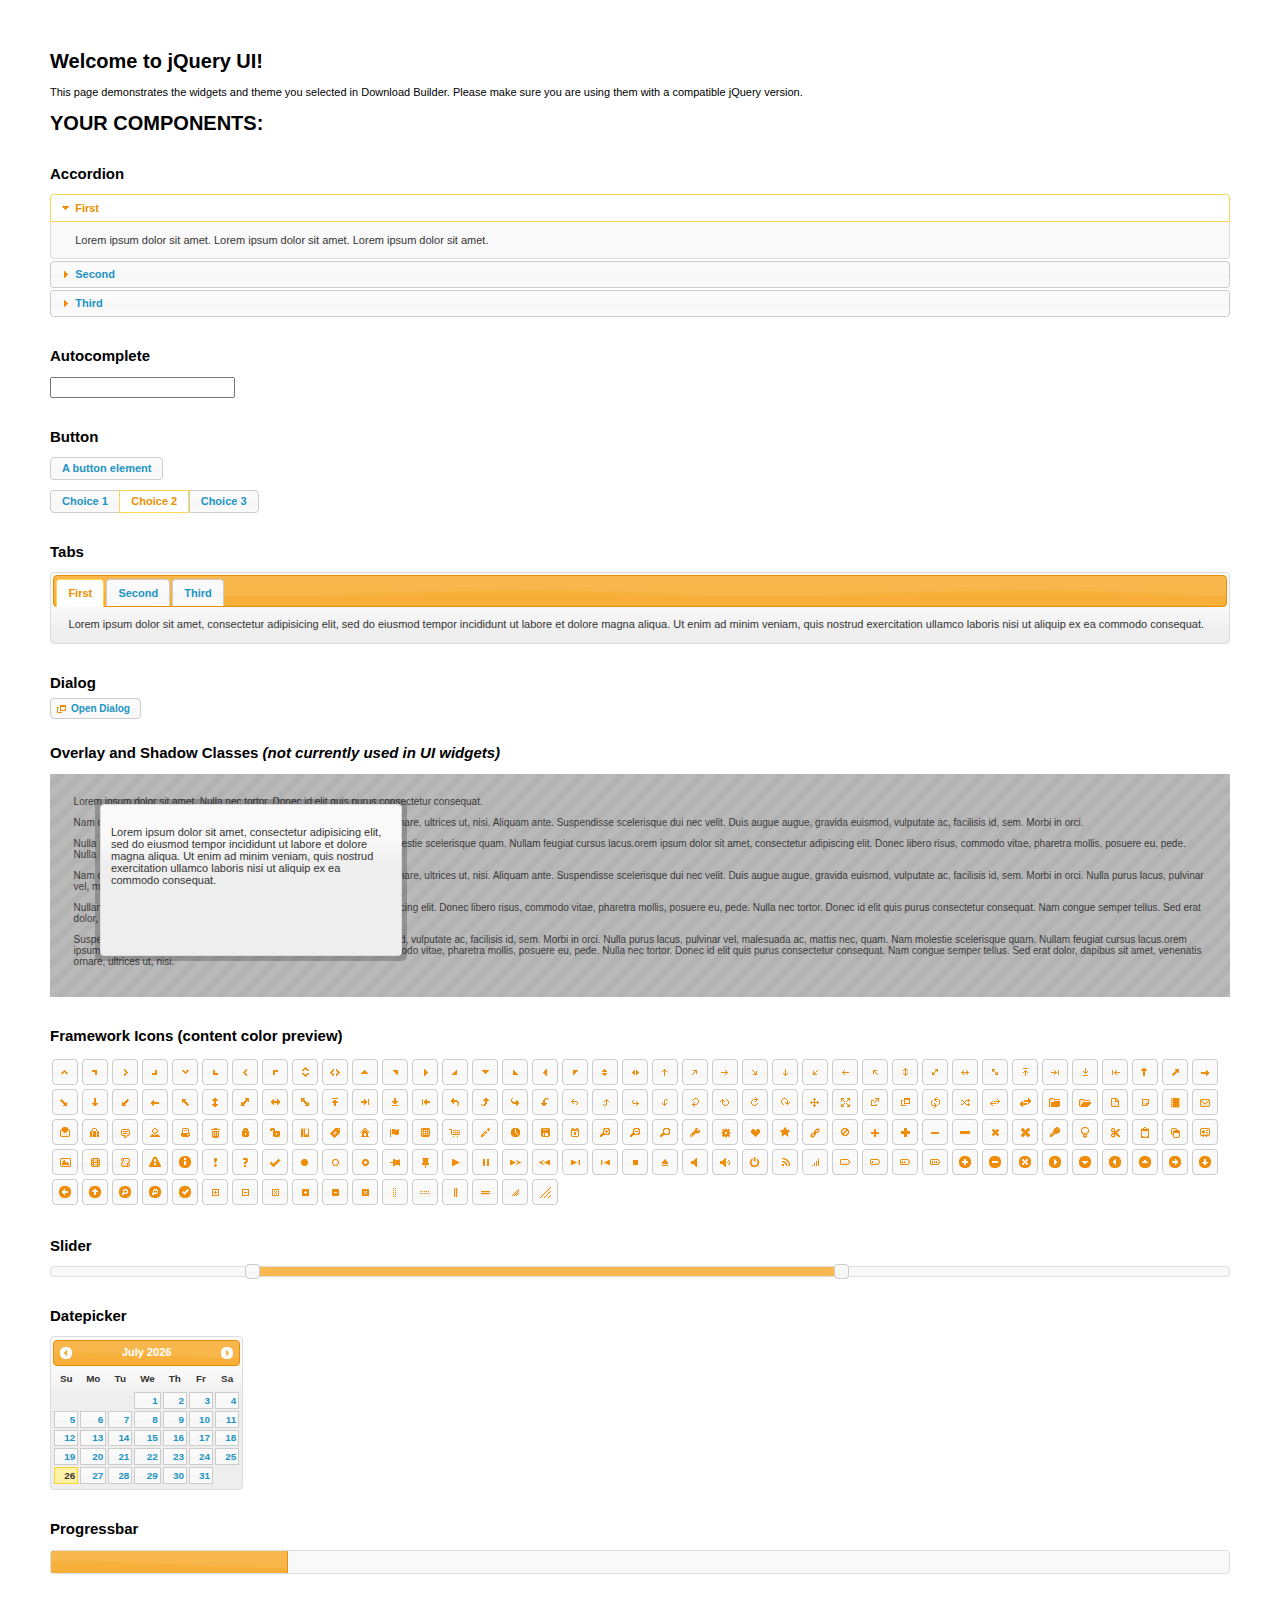
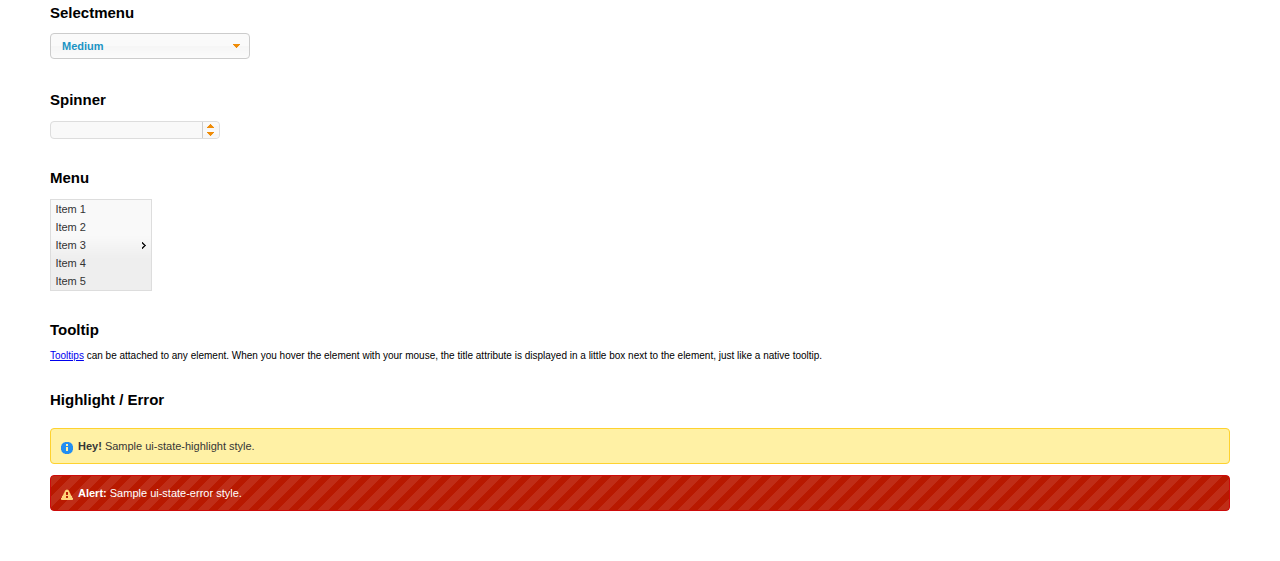
<file: scripts/jquery-ui-1.11.4/index.html>
<!doctype html>
<html lang="us">
<head>
	<meta charset="utf-8">
	<title>jQuery UI Example Page</title>
	<link href="jquery-ui.css" rel="stylesheet">
	<style>
	body{
		font: 62.5% "Trebuchet MS", sans-serif;
		margin: 50px;
	}
	.demoHeaders {
		margin-top: 2em;
	}
	#dialog-link {
		padding: .4em 1em .4em 20px;
		text-decoration: none;
		position: relative;
	}
	#dialog-link span.ui-icon {
		margin: 0 5px 0 0;
		position: absolute;
		left: .2em;
		top: 50%;
		margin-top: -8px;
	}
	#icons {
		margin: 0;
		padding: 0;
	}
	#icons li {
		margin: 2px;
		position: relative;
		padding: 4px 0;
		cursor: pointer;
		float: left;
		list-style: none;
	}
	#icons span.ui-icon {
		float: left;
		margin: 0 4px;
	}
	.fakewindowcontain .ui-widget-overlay {
		position: absolute;
	}
	select {
		width: 200px;
	}
	</style>
</head>
<body>

<h1>Welcome to jQuery UI!</h1>

<div class="ui-widget">
	<p>This page demonstrates the widgets and theme you selected in Download Builder. Please make sure you are using them with a compatible jQuery version.</p>
</div>

<h1>YOUR COMPONENTS:</h1>


<!-- Accordion -->
<h2 class="demoHeaders">Accordion</h2>
<div id="accordion">
	<h3>First</h3>
	<div>Lorem ipsum dolor sit amet. Lorem ipsum dolor sit amet. Lorem ipsum dolor sit amet.</div>
	<h3>Second</h3>
	<div>Phasellus mattis tincidunt nibh.</div>
	<h3>Third</h3>
	<div>Nam dui erat, auctor a, dignissim quis.</div>
</div>



<!-- Autocomplete -->
<h2 class="demoHeaders">Autocomplete</h2>
<div>
	<input id="autocomplete" title="type &quot;a&quot;">
</div>



<!-- Button -->
<h2 class="demoHeaders">Button</h2>
<button id="button">A button element</button>
<form style="margin-top: 1em;">
	<div id="radioset">
		<input type="radio" id="radio1" name="radio"><label for="radio1">Choice 1</label>
		<input type="radio" id="radio2" name="radio" checked="checked"><label for="radio2">Choice 2</label>
		<input type="radio" id="radio3" name="radio"><label for="radio3">Choice 3</label>
	</div>
</form>



<!-- Tabs -->
<h2 class="demoHeaders">Tabs</h2>
<div id="tabs">
	<ul>
		<li><a href="#tabs-1">First</a></li>
		<li><a href="#tabs-2">Second</a></li>
		<li><a href="#tabs-3">Third</a></li>
	</ul>
	<div id="tabs-1">Lorem ipsum dolor sit amet, consectetur adipisicing elit, sed do eiusmod tempor incididunt ut labore et dolore magna aliqua. Ut enim ad minim veniam, quis nostrud exercitation ullamco laboris nisi ut aliquip ex ea commodo consequat.</div>
	<div id="tabs-2">Phasellus mattis tincidunt nibh. Cras orci urna, blandit id, pretium vel, aliquet ornare, felis. Maecenas scelerisque sem non nisl. Fusce sed lorem in enim dictum bibendum.</div>
	<div id="tabs-3">Nam dui erat, auctor a, dignissim quis, sollicitudin eu, felis. Pellentesque nisi urna, interdum eget, sagittis et, consequat vestibulum, lacus. Mauris porttitor ullamcorper augue.</div>
</div>



<!-- Dialog NOTE: Dialog is not generated by UI in this demo so it can be visually styled in themeroller-->
<h2 class="demoHeaders">Dialog</h2>
<p><a href="#" id="dialog-link" class="ui-state-default ui-corner-all"><span class="ui-icon ui-icon-newwin"></span>Open Dialog</a></p>

<h2 class="demoHeaders">Overlay and Shadow Classes <em>(not currently used in UI widgets)</em></h2>
<div style="position: relative; width: 96%; height: 200px; padding:1% 2%; overflow:hidden;" class="fakewindowcontain">
	<p>Lorem ipsum dolor sit amet,  Nulla nec tortor. Donec id elit quis purus consectetur consequat. </p><p>Nam congue semper tellus. Sed erat dolor, dapibus sit amet, venenatis ornare, ultrices ut, nisi. Aliquam ante. Suspendisse scelerisque dui nec velit. Duis augue augue, gravida euismod, vulputate ac, facilisis id, sem. Morbi in orci. </p><p>Nulla purus lacus, pulvinar vel, malesuada ac, mattis nec, quam. Nam molestie scelerisque quam. Nullam feugiat cursus lacus.orem ipsum dolor sit amet, consectetur adipiscing elit. Donec libero risus, commodo vitae, pharetra mollis, posuere eu, pede. Nulla nec tortor. Donec id elit quis purus consectetur consequat. </p><p>Nam congue semper tellus. Sed erat dolor, dapibus sit amet, venenatis ornare, ultrices ut, nisi. Aliquam ante. Suspendisse scelerisque dui nec velit. Duis augue augue, gravida euismod, vulputate ac, facilisis id, sem. Morbi in orci. Nulla purus lacus, pulvinar vel, malesuada ac, mattis nec, quam. Nam molestie scelerisque quam. </p><p>Nullam feugiat cursus lacus.orem ipsum dolor sit amet, consectetur adipiscing elit. Donec libero risus, commodo vitae, pharetra mollis, posuere eu, pede. Nulla nec tortor. Donec id elit quis purus consectetur consequat. Nam congue semper tellus. Sed erat dolor, dapibus sit amet, venenatis ornare, ultrices ut, nisi. Aliquam ante. </p><p>Suspendisse scelerisque dui nec velit. Duis augue augue, gravida euismod, vulputate ac, facilisis id, sem. Morbi in orci. Nulla purus lacus, pulvinar vel, malesuada ac, mattis nec, quam. Nam molestie scelerisque quam. Nullam feugiat cursus lacus.orem ipsum dolor sit amet, consectetur adipiscing elit. Donec libero risus, commodo vitae, pharetra mollis, posuere eu, pede. Nulla nec tortor. Donec id elit quis purus consectetur consequat. Nam congue semper tellus. Sed erat dolor, dapibus sit amet, venenatis ornare, ultrices ut, nisi. </p>

	<!-- ui-dialog -->
	<div class="ui-overlay"><div class="ui-widget-overlay"></div><div class="ui-widget-shadow ui-corner-all" style="width: 302px; height: 152px; position: absolute; left: 50px; top: 30px;"></div></div>
	<div style="position: absolute; width: 280px; height: 130px;left: 50px; top: 30px; padding: 10px;" class="ui-widget ui-widget-content ui-corner-all">
		<div class="ui-dialog-content ui-widget-content" style="background: none; border: 0;">
			<p>Lorem ipsum dolor sit amet, consectetur adipisicing elit, sed do eiusmod tempor incididunt ut labore et dolore magna aliqua. Ut enim ad minim veniam, quis nostrud exercitation ullamco laboris nisi ut aliquip ex ea commodo consequat.</p>
		</div>
	</div>

</div>

<!-- ui-dialog -->
<div id="dialog" title="Dialog Title">
	<p>Lorem ipsum dolor sit amet, consectetur adipisicing elit, sed do eiusmod tempor incididunt ut labore et dolore magna aliqua. Ut enim ad minim veniam, quis nostrud exercitation ullamco laboris nisi ut aliquip ex ea commodo consequat.</p>
</div>



<h2 class="demoHeaders">Framework Icons (content color preview)</h2>
<ul id="icons" class="ui-widget ui-helper-clearfix">
	<li class="ui-state-default ui-corner-all" title=".ui-icon-carat-1-n"><span class="ui-icon ui-icon-carat-1-n"></span></li>
	<li class="ui-state-default ui-corner-all" title=".ui-icon-carat-1-ne"><span class="ui-icon ui-icon-carat-1-ne"></span></li>
	<li class="ui-state-default ui-corner-all" title=".ui-icon-carat-1-e"><span class="ui-icon ui-icon-carat-1-e"></span></li>
	<li class="ui-state-default ui-corner-all" title=".ui-icon-carat-1-se"><span class="ui-icon ui-icon-carat-1-se"></span></li>
	<li class="ui-state-default ui-corner-all" title=".ui-icon-carat-1-s"><span class="ui-icon ui-icon-carat-1-s"></span></li>
	<li class="ui-state-default ui-corner-all" title=".ui-icon-carat-1-sw"><span class="ui-icon ui-icon-carat-1-sw"></span></li>
	<li class="ui-state-default ui-corner-all" title=".ui-icon-carat-1-w"><span class="ui-icon ui-icon-carat-1-w"></span></li>
	<li class="ui-state-default ui-corner-all" title=".ui-icon-carat-1-nw"><span class="ui-icon ui-icon-carat-1-nw"></span></li>
	<li class="ui-state-default ui-corner-all" title=".ui-icon-carat-2-n-s"><span class="ui-icon ui-icon-carat-2-n-s"></span></li>
	<li class="ui-state-default ui-corner-all" title=".ui-icon-carat-2-e-w"><span class="ui-icon ui-icon-carat-2-e-w"></span></li>
	<li class="ui-state-default ui-corner-all" title=".ui-icon-triangle-1-n"><span class="ui-icon ui-icon-triangle-1-n"></span></li>
	<li class="ui-state-default ui-corner-all" title=".ui-icon-triangle-1-ne"><span class="ui-icon ui-icon-triangle-1-ne"></span></li>
	<li class="ui-state-default ui-corner-all" title=".ui-icon-triangle-1-e"><span class="ui-icon ui-icon-triangle-1-e"></span></li>
	<li class="ui-state-default ui-corner-all" title=".ui-icon-triangle-1-se"><span class="ui-icon ui-icon-triangle-1-se"></span></li>
	<li class="ui-state-default ui-corner-all" title=".ui-icon-triangle-1-s"><span class="ui-icon ui-icon-triangle-1-s"></span></li>
	<li class="ui-state-default ui-corner-all" title=".ui-icon-triangle-1-sw"><span class="ui-icon ui-icon-triangle-1-sw"></span></li>
	<li class="ui-state-default ui-corner-all" title=".ui-icon-triangle-1-w"><span class="ui-icon ui-icon-triangle-1-w"></span></li>
	<li class="ui-state-default ui-corner-all" title=".ui-icon-triangle-1-nw"><span class="ui-icon ui-icon-triangle-1-nw"></span></li>
	<li class="ui-state-default ui-corner-all" title=".ui-icon-triangle-2-n-s"><span class="ui-icon ui-icon-triangle-2-n-s"></span></li>
	<li class="ui-state-default ui-corner-all" title=".ui-icon-triangle-2-e-w"><span class="ui-icon ui-icon-triangle-2-e-w"></span></li>
	<li class="ui-state-default ui-corner-all" title=".ui-icon-arrow-1-n"><span class="ui-icon ui-icon-arrow-1-n"></span></li>
	<li class="ui-state-default ui-corner-all" title=".ui-icon-arrow-1-ne"><span class="ui-icon ui-icon-arrow-1-ne"></span></li>
	<li class="ui-state-default ui-corner-all" title=".ui-icon-arrow-1-e"><span class="ui-icon ui-icon-arrow-1-e"></span></li>
	<li class="ui-state-default ui-corner-all" title=".ui-icon-arrow-1-se"><span class="ui-icon ui-icon-arrow-1-se"></span></li>
	<li class="ui-state-default ui-corner-all" title=".ui-icon-arrow-1-s"><span class="ui-icon ui-icon-arrow-1-s"></span></li>
	<li class="ui-state-default ui-corner-all" title=".ui-icon-arrow-1-sw"><span class="ui-icon ui-icon-arrow-1-sw"></span></li>
	<li class="ui-state-default ui-corner-all" title=".ui-icon-arrow-1-w"><span class="ui-icon ui-icon-arrow-1-w"></span></li>
	<li class="ui-state-default ui-corner-all" title=".ui-icon-arrow-1-nw"><span class="ui-icon ui-icon-arrow-1-nw"></span></li>
	<li class="ui-state-default ui-corner-all" title=".ui-icon-arrow-2-n-s"><span class="ui-icon ui-icon-arrow-2-n-s"></span></li>
	<li class="ui-state-default ui-corner-all" title=".ui-icon-arrow-2-ne-sw"><span class="ui-icon ui-icon-arrow-2-ne-sw"></span></li>
	<li class="ui-state-default ui-corner-all" title=".ui-icon-arrow-2-e-w"><span class="ui-icon ui-icon-arrow-2-e-w"></span></li>
	<li class="ui-state-default ui-corner-all" title=".ui-icon-arrow-2-se-nw"><span class="ui-icon ui-icon-arrow-2-se-nw"></span></li>
	<li class="ui-state-default ui-corner-all" title=".ui-icon-arrowstop-1-n"><span class="ui-icon ui-icon-arrowstop-1-n"></span></li>
	<li class="ui-state-default ui-corner-all" title=".ui-icon-arrowstop-1-e"><span class="ui-icon ui-icon-arrowstop-1-e"></span></li>
	<li class="ui-state-default ui-corner-all" title=".ui-icon-arrowstop-1-s"><span class="ui-icon ui-icon-arrowstop-1-s"></span></li>
	<li class="ui-state-default ui-corner-all" title=".ui-icon-arrowstop-1-w"><span class="ui-icon ui-icon-arrowstop-1-w"></span></li>
	<li class="ui-state-default ui-corner-all" title=".ui-icon-arrowthick-1-n"><span class="ui-icon ui-icon-arrowthick-1-n"></span></li>
	<li class="ui-state-default ui-corner-all" title=".ui-icon-arrowthick-1-ne"><span class="ui-icon ui-icon-arrowthick-1-ne"></span></li>
	<li class="ui-state-default ui-corner-all" title=".ui-icon-arrowthick-1-e"><span class="ui-icon ui-icon-arrowthick-1-e"></span></li>
	<li class="ui-state-default ui-corner-all" title=".ui-icon-arrowthick-1-se"><span class="ui-icon ui-icon-arrowthick-1-se"></span></li>
	<li class="ui-state-default ui-corner-all" title=".ui-icon-arrowthick-1-s"><span class="ui-icon ui-icon-arrowthick-1-s"></span></li>
	<li class="ui-state-default ui-corner-all" title=".ui-icon-arrowthick-1-sw"><span class="ui-icon ui-icon-arrowthick-1-sw"></span></li>
	<li class="ui-state-default ui-corner-all" title=".ui-icon-arrowthick-1-w"><span class="ui-icon ui-icon-arrowthick-1-w"></span></li>
	<li class="ui-state-default ui-corner-all" title=".ui-icon-arrowthick-1-nw"><span class="ui-icon ui-icon-arrowthick-1-nw"></span></li>
	<li class="ui-state-default ui-corner-all" title=".ui-icon-arrowthick-2-n-s"><span class="ui-icon ui-icon-arrowthick-2-n-s"></span></li>
	<li class="ui-state-default ui-corner-all" title=".ui-icon-arrowthick-2-ne-sw"><span class="ui-icon ui-icon-arrowthick-2-ne-sw"></span></li>
	<li class="ui-state-default ui-corner-all" title=".ui-icon-arrowthick-2-e-w"><span class="ui-icon ui-icon-arrowthick-2-e-w"></span></li>
	<li class="ui-state-default ui-corner-all" title=".ui-icon-arrowthick-2-se-nw"><span class="ui-icon ui-icon-arrowthick-2-se-nw"></span></li>
	<li class="ui-state-default ui-corner-all" title=".ui-icon-arrowthickstop-1-n"><span class="ui-icon ui-icon-arrowthickstop-1-n"></span></li>
	<li class="ui-state-default ui-corner-all" title=".ui-icon-arrowthickstop-1-e"><span class="ui-icon ui-icon-arrowthickstop-1-e"></span></li>
	<li class="ui-state-default ui-corner-all" title=".ui-icon-arrowthickstop-1-s"><span class="ui-icon ui-icon-arrowthickstop-1-s"></span></li>
	<li class="ui-state-default ui-corner-all" title=".ui-icon-arrowthickstop-1-w"><span class="ui-icon ui-icon-arrowthickstop-1-w"></span></li>
	<li class="ui-state-default ui-corner-all" title=".ui-icon-arrowreturnthick-1-w"><span class="ui-icon ui-icon-arrowreturnthick-1-w"></span></li>
	<li class="ui-state-default ui-corner-all" title=".ui-icon-arrowreturnthick-1-n"><span class="ui-icon ui-icon-arrowreturnthick-1-n"></span></li>
	<li class="ui-state-default ui-corner-all" title=".ui-icon-arrowreturnthick-1-e"><span class="ui-icon ui-icon-arrowreturnthick-1-e"></span></li>
	<li class="ui-state-default ui-corner-all" title=".ui-icon-arrowreturnthick-1-s"><span class="ui-icon ui-icon-arrowreturnthick-1-s"></span></li>
	<li class="ui-state-default ui-corner-all" title=".ui-icon-arrowreturn-1-w"><span class="ui-icon ui-icon-arrowreturn-1-w"></span></li>
	<li class="ui-state-default ui-corner-all" title=".ui-icon-arrowreturn-1-n"><span class="ui-icon ui-icon-arrowreturn-1-n"></span></li>
	<li class="ui-state-default ui-corner-all" title=".ui-icon-arrowreturn-1-e"><span class="ui-icon ui-icon-arrowreturn-1-e"></span></li>
	<li class="ui-state-default ui-corner-all" title=".ui-icon-arrowreturn-1-s"><span class="ui-icon ui-icon-arrowreturn-1-s"></span></li>
	<li class="ui-state-default ui-corner-all" title=".ui-icon-arrowrefresh-1-w"><span class="ui-icon ui-icon-arrowrefresh-1-w"></span></li>
	<li class="ui-state-default ui-corner-all" title=".ui-icon-arrowrefresh-1-n"><span class="ui-icon ui-icon-arrowrefresh-1-n"></span></li>
	<li class="ui-state-default ui-corner-all" title=".ui-icon-arrowrefresh-1-e"><span class="ui-icon ui-icon-arrowrefresh-1-e"></span></li>
	<li class="ui-state-default ui-corner-all" title=".ui-icon-arrowrefresh-1-s"><span class="ui-icon ui-icon-arrowrefresh-1-s"></span></li>
	<li class="ui-state-default ui-corner-all" title=".ui-icon-arrow-4"><span class="ui-icon ui-icon-arrow-4"></span></li>
	<li class="ui-state-default ui-corner-all" title=".ui-icon-arrow-4-diag"><span class="ui-icon ui-icon-arrow-4-diag"></span></li>
	<li class="ui-state-default ui-corner-all" title=".ui-icon-extlink"><span class="ui-icon ui-icon-extlink"></span></li>
	<li class="ui-state-default ui-corner-all" title=".ui-icon-newwin"><span class="ui-icon ui-icon-newwin"></span></li>
	<li class="ui-state-default ui-corner-all" title=".ui-icon-refresh"><span class="ui-icon ui-icon-refresh"></span></li>
	<li class="ui-state-default ui-corner-all" title=".ui-icon-shuffle"><span class="ui-icon ui-icon-shuffle"></span></li>
	<li class="ui-state-default ui-corner-all" title=".ui-icon-transfer-e-w"><span class="ui-icon ui-icon-transfer-e-w"></span></li>
	<li class="ui-state-default ui-corner-all" title=".ui-icon-transferthick-e-w"><span class="ui-icon ui-icon-transferthick-e-w"></span></li>
	<li class="ui-state-default ui-corner-all" title=".ui-icon-folder-collapsed"><span class="ui-icon ui-icon-folder-collapsed"></span></li>
	<li class="ui-state-default ui-corner-all" title=".ui-icon-folder-open"><span class="ui-icon ui-icon-folder-open"></span></li>
	<li class="ui-state-default ui-corner-all" title=".ui-icon-document"><span class="ui-icon ui-icon-document"></span></li>
	<li class="ui-state-default ui-corner-all" title=".ui-icon-document-b"><span class="ui-icon ui-icon-document-b"></span></li>
	<li class="ui-state-default ui-corner-all" title=".ui-icon-note"><span class="ui-icon ui-icon-note"></span></li>
	<li class="ui-state-default ui-corner-all" title=".ui-icon-mail-closed"><span class="ui-icon ui-icon-mail-closed"></span></li>
	<li class="ui-state-default ui-corner-all" title=".ui-icon-mail-open"><span class="ui-icon ui-icon-mail-open"></span></li>
	<li class="ui-state-default ui-corner-all" title=".ui-icon-suitcase"><span class="ui-icon ui-icon-suitcase"></span></li>
	<li class="ui-state-default ui-corner-all" title=".ui-icon-comment"><span class="ui-icon ui-icon-comment"></span></li>
	<li class="ui-state-default ui-corner-all" title=".ui-icon-person"><span class="ui-icon ui-icon-person"></span></li>
	<li class="ui-state-default ui-corner-all" title=".ui-icon-print"><span class="ui-icon ui-icon-print"></span></li>
	<li class="ui-state-default ui-corner-all" title=".ui-icon-trash"><span class="ui-icon ui-icon-trash"></span></li>
	<li class="ui-state-default ui-corner-all" title=".ui-icon-locked"><span class="ui-icon ui-icon-locked"></span></li>
	<li class="ui-state-default ui-corner-all" title=".ui-icon-unlocked"><span class="ui-icon ui-icon-unlocked"></span></li>
	<li class="ui-state-default ui-corner-all" title=".ui-icon-bookmark"><span class="ui-icon ui-icon-bookmark"></span></li>
	<li class="ui-state-default ui-corner-all" title=".ui-icon-tag"><span class="ui-icon ui-icon-tag"></span></li>
	<li class="ui-state-default ui-corner-all" title=".ui-icon-home"><span class="ui-icon ui-icon-home"></span></li>
	<li class="ui-state-default ui-corner-all" title=".ui-icon-flag"><span class="ui-icon ui-icon-flag"></span></li>
	<li class="ui-state-default ui-corner-all" title=".ui-icon-calculator"><span class="ui-icon ui-icon-calculator"></span></li>
	<li class="ui-state-default ui-corner-all" title=".ui-icon-cart"><span class="ui-icon ui-icon-cart"></span></li>
	<li class="ui-state-default ui-corner-all" title=".ui-icon-pencil"><span class="ui-icon ui-icon-pencil"></span></li>
	<li class="ui-state-default ui-corner-all" title=".ui-icon-clock"><span class="ui-icon ui-icon-clock"></span></li>
	<li class="ui-state-default ui-corner-all" title=".ui-icon-disk"><span class="ui-icon ui-icon-disk"></span></li>
	<li class="ui-state-default ui-corner-all" title=".ui-icon-calendar"><span class="ui-icon ui-icon-calendar"></span></li>
	<li class="ui-state-default ui-corner-all" title=".ui-icon-zoomin"><span class="ui-icon ui-icon-zoomin"></span></li>
	<li class="ui-state-default ui-corner-all" title=".ui-icon-zoomout"><span class="ui-icon ui-icon-zoomout"></span></li>
	<li class="ui-state-default ui-corner-all" title=".ui-icon-search"><span class="ui-icon ui-icon-search"></span></li>
	<li class="ui-state-default ui-corner-all" title=".ui-icon-wrench"><span class="ui-icon ui-icon-wrench"></span></li>
	<li class="ui-state-default ui-corner-all" title=".ui-icon-gear"><span class="ui-icon ui-icon-gear"></span></li>
	<li class="ui-state-default ui-corner-all" title=".ui-icon-heart"><span class="ui-icon ui-icon-heart"></span></li>
	<li class="ui-state-default ui-corner-all" title=".ui-icon-star"><span class="ui-icon ui-icon-star"></span></li>
	<li class="ui-state-default ui-corner-all" title=".ui-icon-link"><span class="ui-icon ui-icon-link"></span></li>
	<li class="ui-state-default ui-corner-all" title=".ui-icon-cancel"><span class="ui-icon ui-icon-cancel"></span></li>
	<li class="ui-state-default ui-corner-all" title=".ui-icon-plus"><span class="ui-icon ui-icon-plus"></span></li>
	<li class="ui-state-default ui-corner-all" title=".ui-icon-plusthick"><span class="ui-icon ui-icon-plusthick"></span></li>
	<li class="ui-state-default ui-corner-all" title=".ui-icon-minus"><span class="ui-icon ui-icon-minus"></span></li>
	<li class="ui-state-default ui-corner-all" title=".ui-icon-minusthick"><span class="ui-icon ui-icon-minusthick"></span></li>
	<li class="ui-state-default ui-corner-all" title=".ui-icon-close"><span class="ui-icon ui-icon-close"></span></li>
	<li class="ui-state-default ui-corner-all" title=".ui-icon-closethick"><span class="ui-icon ui-icon-closethick"></span></li>
	<li class="ui-state-default ui-corner-all" title=".ui-icon-key"><span class="ui-icon ui-icon-key"></span></li>
	<li class="ui-state-default ui-corner-all" title=".ui-icon-lightbulb"><span class="ui-icon ui-icon-lightbulb"></span></li>
	<li class="ui-state-default ui-corner-all" title=".ui-icon-scissors"><span class="ui-icon ui-icon-scissors"></span></li>
	<li class="ui-state-default ui-corner-all" title=".ui-icon-clipboard"><span class="ui-icon ui-icon-clipboard"></span></li>
	<li class="ui-state-default ui-corner-all" title=".ui-icon-copy"><span class="ui-icon ui-icon-copy"></span></li>
	<li class="ui-state-default ui-corner-all" title=".ui-icon-contact"><span class="ui-icon ui-icon-contact"></span></li>
	<li class="ui-state-default ui-corner-all" title=".ui-icon-image"><span class="ui-icon ui-icon-image"></span></li>
	<li class="ui-state-default ui-corner-all" title=".ui-icon-video"><span class="ui-icon ui-icon-video"></span></li>
	<li class="ui-state-default ui-corner-all" title=".ui-icon-script"><span class="ui-icon ui-icon-script"></span></li>
	<li class="ui-state-default ui-corner-all" title=".ui-icon-alert"><span class="ui-icon ui-icon-alert"></span></li>
	<li class="ui-state-default ui-corner-all" title=".ui-icon-info"><span class="ui-icon ui-icon-info"></span></li>
	<li class="ui-state-default ui-corner-all" title=".ui-icon-notice"><span class="ui-icon ui-icon-notice"></span></li>
	<li class="ui-state-default ui-corner-all" title=".ui-icon-help"><span class="ui-icon ui-icon-help"></span></li>
	<li class="ui-state-default ui-corner-all" title=".ui-icon-check"><span class="ui-icon ui-icon-check"></span></li>
	<li class="ui-state-default ui-corner-all" title=".ui-icon-bullet"><span class="ui-icon ui-icon-bullet"></span></li>
	<li class="ui-state-default ui-corner-all" title=".ui-icon-radio-off"><span class="ui-icon ui-icon-radio-off"></span></li>
	<li class="ui-state-default ui-corner-all" title=".ui-icon-radio-on"><span class="ui-icon ui-icon-radio-on"></span></li>
	<li class="ui-state-default ui-corner-all" title=".ui-icon-pin-w"><span class="ui-icon ui-icon-pin-w"></span></li>
	<li class="ui-state-default ui-corner-all" title=".ui-icon-pin-s"><span class="ui-icon ui-icon-pin-s"></span></li>
	<li class="ui-state-default ui-corner-all" title=".ui-icon-play"><span class="ui-icon ui-icon-play"></span></li>
	<li class="ui-state-default ui-corner-all" title=".ui-icon-pause"><span class="ui-icon ui-icon-pause"></span></li>
	<li class="ui-state-default ui-corner-all" title=".ui-icon-seek-next"><span class="ui-icon ui-icon-seek-next"></span></li>
	<li class="ui-state-default ui-corner-all" title=".ui-icon-seek-prev"><span class="ui-icon ui-icon-seek-prev"></span></li>
	<li class="ui-state-default ui-corner-all" title=".ui-icon-seek-end"><span class="ui-icon ui-icon-seek-end"></span></li>
	<li class="ui-state-default ui-corner-all" title=".ui-icon-seek-first"><span class="ui-icon ui-icon-seek-first"></span></li>
	<li class="ui-state-default ui-corner-all" title=".ui-icon-stop"><span class="ui-icon ui-icon-stop"></span></li>
	<li class="ui-state-default ui-corner-all" title=".ui-icon-eject"><span class="ui-icon ui-icon-eject"></span></li>
	<li class="ui-state-default ui-corner-all" title=".ui-icon-volume-off"><span class="ui-icon ui-icon-volume-off"></span></li>
	<li class="ui-state-default ui-corner-all" title=".ui-icon-volume-on"><span class="ui-icon ui-icon-volume-on"></span></li>
	<li class="ui-state-default ui-corner-all" title=".ui-icon-power"><span class="ui-icon ui-icon-power"></span></li>
	<li class="ui-state-default ui-corner-all" title=".ui-icon-signal-diag"><span class="ui-icon ui-icon-signal-diag"></span></li>
	<li class="ui-state-default ui-corner-all" title=".ui-icon-signal"><span class="ui-icon ui-icon-signal"></span></li>
	<li class="ui-state-default ui-corner-all" title=".ui-icon-battery-0"><span class="ui-icon ui-icon-battery-0"></span></li>
	<li class="ui-state-default ui-corner-all" title=".ui-icon-battery-1"><span class="ui-icon ui-icon-battery-1"></span></li>
	<li class="ui-state-default ui-corner-all" title=".ui-icon-battery-2"><span class="ui-icon ui-icon-battery-2"></span></li>
	<li class="ui-state-default ui-corner-all" title=".ui-icon-battery-3"><span class="ui-icon ui-icon-battery-3"></span></li>
	<li class="ui-state-default ui-corner-all" title=".ui-icon-circle-plus"><span class="ui-icon ui-icon-circle-plus"></span></li>
	<li class="ui-state-default ui-corner-all" title=".ui-icon-circle-minus"><span class="ui-icon ui-icon-circle-minus"></span></li>
	<li class="ui-state-default ui-corner-all" title=".ui-icon-circle-close"><span class="ui-icon ui-icon-circle-close"></span></li>
	<li class="ui-state-default ui-corner-all" title=".ui-icon-circle-triangle-e"><span class="ui-icon ui-icon-circle-triangle-e"></span></li>
	<li class="ui-state-default ui-corner-all" title=".ui-icon-circle-triangle-s"><span class="ui-icon ui-icon-circle-triangle-s"></span></li>
	<li class="ui-state-default ui-corner-all" title=".ui-icon-circle-triangle-w"><span class="ui-icon ui-icon-circle-triangle-w"></span></li>
	<li class="ui-state-default ui-corner-all" title=".ui-icon-circle-triangle-n"><span class="ui-icon ui-icon-circle-triangle-n"></span></li>
	<li class="ui-state-default ui-corner-all" title=".ui-icon-circle-arrow-e"><span class="ui-icon ui-icon-circle-arrow-e"></span></li>
	<li class="ui-state-default ui-corner-all" title=".ui-icon-circle-arrow-s"><span class="ui-icon ui-icon-circle-arrow-s"></span></li>
	<li class="ui-state-default ui-corner-all" title=".ui-icon-circle-arrow-w"><span class="ui-icon ui-icon-circle-arrow-w"></span></li>
	<li class="ui-state-default ui-corner-all" title=".ui-icon-circle-arrow-n"><span class="ui-icon ui-icon-circle-arrow-n"></span></li>
	<li class="ui-state-default ui-corner-all" title=".ui-icon-circle-zoomin"><span class="ui-icon ui-icon-circle-zoomin"></span></li>
	<li class="ui-state-default ui-corner-all" title=".ui-icon-circle-zoomout"><span class="ui-icon ui-icon-circle-zoomout"></span></li>
	<li class="ui-state-default ui-corner-all" title=".ui-icon-circle-check"><span class="ui-icon ui-icon-circle-check"></span></li>
	<li class="ui-state-default ui-corner-all" title=".ui-icon-circlesmall-plus"><span class="ui-icon ui-icon-circlesmall-plus"></span></li>
	<li class="ui-state-default ui-corner-all" title=".ui-icon-circlesmall-minus"><span class="ui-icon ui-icon-circlesmall-minus"></span></li>
	<li class="ui-state-default ui-corner-all" title=".ui-icon-circlesmall-close"><span class="ui-icon ui-icon-circlesmall-close"></span></li>
	<li class="ui-state-default ui-corner-all" title=".ui-icon-squaresmall-plus"><span class="ui-icon ui-icon-squaresmall-plus"></span></li>
	<li class="ui-state-default ui-corner-all" title=".ui-icon-squaresmall-minus"><span class="ui-icon ui-icon-squaresmall-minus"></span></li>
	<li class="ui-state-default ui-corner-all" title=".ui-icon-squaresmall-close"><span class="ui-icon ui-icon-squaresmall-close"></span></li>
	<li class="ui-state-default ui-corner-all" title=".ui-icon-grip-dotted-vertical"><span class="ui-icon ui-icon-grip-dotted-vertical"></span></li>
	<li class="ui-state-default ui-corner-all" title=".ui-icon-grip-dotted-horizontal"><span class="ui-icon ui-icon-grip-dotted-horizontal"></span></li>
	<li class="ui-state-default ui-corner-all" title=".ui-icon-grip-solid-vertical"><span class="ui-icon ui-icon-grip-solid-vertical"></span></li>
	<li class="ui-state-default ui-corner-all" title=".ui-icon-grip-solid-horizontal"><span class="ui-icon ui-icon-grip-solid-horizontal"></span></li>
	<li class="ui-state-default ui-corner-all" title=".ui-icon-gripsmall-diagonal-se"><span class="ui-icon ui-icon-gripsmall-diagonal-se"></span></li>
	<li class="ui-state-default ui-corner-all" title=".ui-icon-grip-diagonal-se"><span class="ui-icon ui-icon-grip-diagonal-se"></span></li>
</ul>


<!-- Slider -->
<h2 class="demoHeaders">Slider</h2>
<div id="slider"></div>



<!-- Datepicker -->
<h2 class="demoHeaders">Datepicker</h2>
<div id="datepicker"></div>



<!-- Progressbar -->
<h2 class="demoHeaders">Progressbar</h2>
<div id="progressbar"></div>



<!-- Progressbar -->
<h2 class="demoHeaders">Selectmenu</h2>
<select id="selectmenu">
	<option>Slower</option>
	<option>Slow</option>
	<option selected="selected">Medium</option>
	<option>Fast</option>
	<option>Faster</option>
</select>



<!-- Spinner -->
<h2 class="demoHeaders">Spinner</h2>
<input id="spinner">



<!-- Menu -->
<h2 class="demoHeaders">Menu</h2>
<ul style="width:100px;" id="menu">
	<li>Item 1</li>
	<li>Item 2</li>
	<li>Item 3
		<ul>
			<li>Item 3-1</li>
			<li>Item 3-2</li>
			<li>Item 3-3</li>
			<li>Item 3-4</li>
			<li>Item 3-5</li>
		</ul>
	</li>
	<li>Item 4</li>
	<li>Item 5</li>
</ul>



<!-- Tooltip -->
<h2 class="demoHeaders">Tooltip</h2>
<p id="tooltip">
	<a href="#" title="That&apos;s what this widget is">Tooltips</a> can be attached to any element. When you hover
the element with your mouse, the title attribute is displayed in a little box next to the element, just like a native tooltip.
</p>


<!-- Highlight / Error -->
<h2 class="demoHeaders">Highlight / Error</h2>
<div class="ui-widget">
	<div class="ui-state-highlight ui-corner-all" style="margin-top: 20px; padding: 0 .7em;">
		<p><span class="ui-icon ui-icon-info" style="float: left; margin-right: .3em;"></span>
		<strong>Hey!</strong> Sample ui-state-highlight style.</p>
	</div>
</div>
<br>
<div class="ui-widget">
	<div class="ui-state-error ui-corner-all" style="padding: 0 .7em;">
		<p><span class="ui-icon ui-icon-alert" style="float: left; margin-right: .3em;"></span>
		<strong>Alert:</strong> Sample ui-state-error style.</p>
	</div>
</div>

<script src="external/jquery/jquery.js"></script>
<script src="jquery-ui.js"></script>
<script>

$( "#accordion" ).accordion();



var availableTags = [
	"ActionScript",
	"AppleScript",
	"Asp",
	"BASIC",
	"C",
	"C++",
	"Clojure",
	"COBOL",
	"ColdFusion",
	"Erlang",
	"Fortran",
	"Groovy",
	"Haskell",
	"Java",
	"JavaScript",
	"Lisp",
	"Perl",
	"PHP",
	"Python",
	"Ruby",
	"Scala",
	"Scheme"
];
$( "#autocomplete" ).autocomplete({
	source: availableTags
});



$( "#button" ).button();
$( "#radioset" ).buttonset();



$( "#tabs" ).tabs();



$( "#dialog" ).dialog({
	autoOpen: false,
	width: 400,
	buttons: [
		{
			text: "Ok",
			click: function() {
				$( this ).dialog( "close" );
			}
		},
		{
			text: "Cancel",
			click: function() {
				$( this ).dialog( "close" );
			}
		}
	]
});

// Link to open the dialog
$( "#dialog-link" ).click(function( event ) {
	$( "#dialog" ).dialog( "open" );
	event.preventDefault();
});



$( "#datepicker" ).datepicker({
	inline: true
});



$( "#slider" ).slider({
	range: true,
	values: [ 17, 67 ]
});



$( "#progressbar" ).progressbar({
	value: 20
});



$( "#spinner" ).spinner();



$( "#menu" ).menu();



$( "#tooltip" ).tooltip();



$( "#selectmenu" ).selectmenu();


// Hover states on the static widgets
$( "#dialog-link, #icons li" ).hover(
	function() {
		$( this ).addClass( "ui-state-hover" );
	},
	function() {
		$( this ).removeClass( "ui-state-hover" );
	}
);
</script>
</body>
</html>
</file>
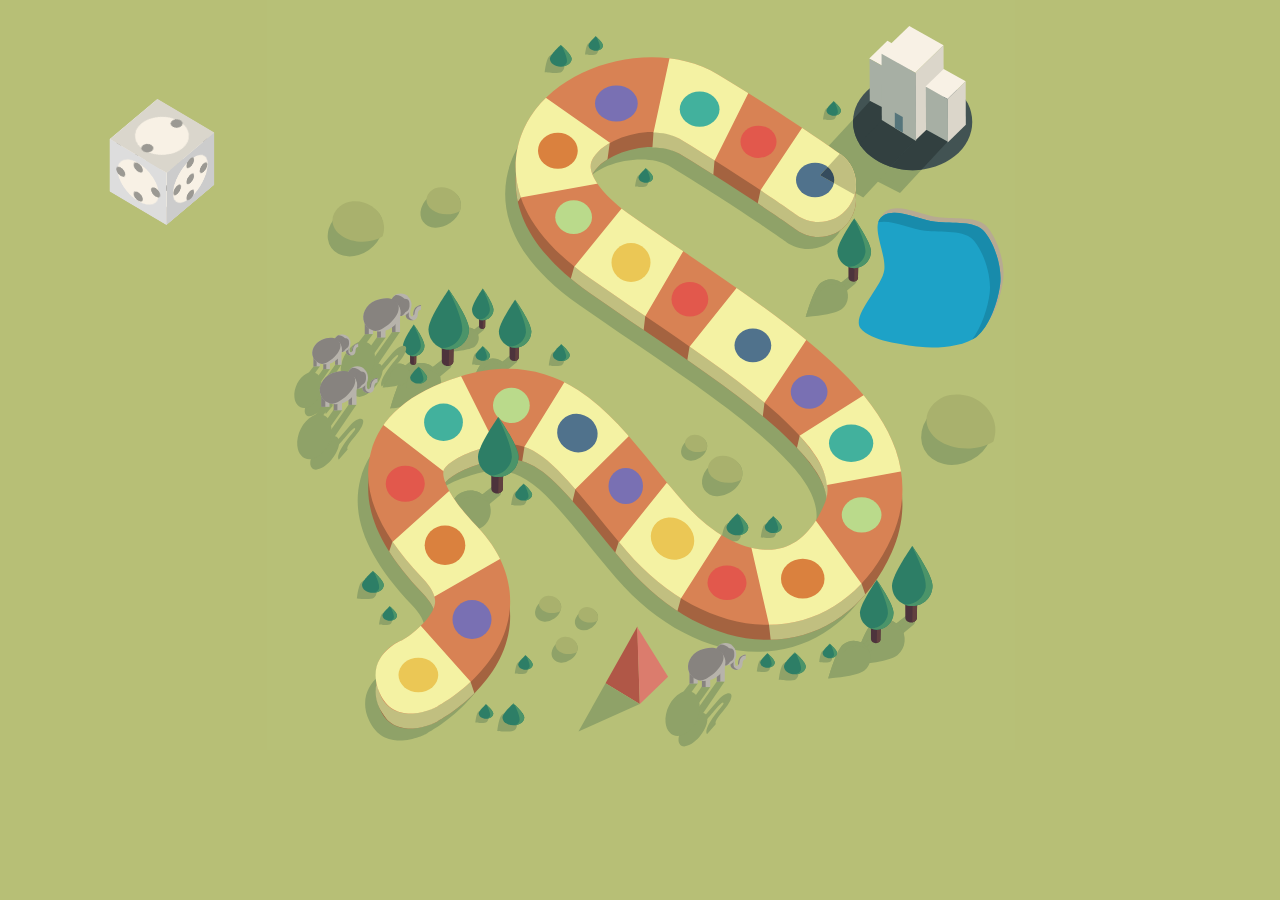
<file: scripts/Snap.svg-0.4.1/Snap.svg-0.4.1/demos/animated-game/index.html>
<!doctype html>
<html lang="en">

	<head>
		<meta charset="utf-8">
	    <meta name="copyright" content="Copyright © 2013 Adobe Systems Incorporated. All rights reserved.

	 Licensed under the Apache License, Version 2.0 (the “License”);
	 you may not use this file except in compliance with the License.
	 You may obtain a copy of the License at

	 http://www.apache.org/licenses/LICENSE-2.0

	 Unless required by applicable law or agreed to in writing, software
	 distributed under the License is distributed on an “AS IS” BASIS,
	 WITHOUT WARRANTIES OR CONDITIONS OF ANY KIND, either express or implied.
	 See the License for the specific language governing permissions and
	 limitations under the License.">
	
		<title>illustration</title>
		<style>
			body{
				margin: 0;
				padding: 0;
				background: #b7bf76;
				overflow: hidden;
			}
			
			svg{
				display: block;
				margin: auto;
				-webkit-transform-origin: top center;
				-webkit-transform: scale(1.5);
				-moz-transform-origin: top center;
				-moz-transform: scale(1.5);
			}
			
			.hit-area{
				cursor: pointer;
			}
			
			.face .mouth{
				-webkit-transform-origin: 0px 4px;
				-webkit-transition: -webkit-transform .4s;
				-webkit-transform: scale(1, 0);
				-moz-transform-origin: 0px 4px;
				-moz-transition: -webkit-transform .4s;
				-moz-transform: scale(1, 0);
			}
			
			.face .eye.right{
				-webkit-transform-origin: 8px -4px;
				-moz-transform-origin: 8px -4px;
			}
			
			.face .eye.left{
				-webkit-transform-origin: -8px -4px;
				-moz-transform-origin: -8px -4px;
			}
			
			.face .eye{
				-webkit-transition: -webkit-transform .2s;
				-webkit-transform: scale(1, 0);
				-moz-transition: -webkit-transform .2s;
				-moz-transform: scale(1, 0);
			}
			
			@-webkit-keyframes breeze{
				0% {
					-webkit-transform: rotate(0deg);
				}
				50% {
					-webkit-transform: rotate(10deg);
				}
				100% {
					-webkit-transform: rotate(0deg);
				}
			}
			
			@-moz-keyframes breeze{
				0% {
					-moz-transform: rotate(0deg);
				}
				50% {
					-moz-transform: rotate(10deg);
				}
				100% {
					-moz-transform: rotate(0deg);
				}
			}
			
			@-webkit-keyframes blink{
				0% {
					-webkit-transform: scale(1, 0);
				}
				10% {
					-webkit-transform: scale(1, 1);
				}
				90% {
					-webkit-transform: scale(1, 1);
				}
				100% {
					-webkit-transform: scale(1, 0);
				}
			}
			
			@-moz-keyframes blink{
				0% {
					-moz-transform: scale(1, 0);
				}
				10% {
					-moz-transform: scale(1, 1);
				}
				90% {
					-moz-transform: scale(1, 1);
				}
				100% {
					-moz-transform: scale(1, 0);
				}
			}
			
			@-webkit-keyframes talk{
				0% {
					-webkit-transform: scale(1, 0);
				}
				50% {
					-webkit-transform: scale(1, 1);
				}
				100% {
					-webkit-transform: scale(1, 0);
				}
			}
			
			@-moz-keyframes talk{
				0% {
					-moz-transform: scale(1, 0);
				}
				50% {
					-moz-transform: scale(1, 1);
				}
				100% {
					-moz-transform: scale(1, 0);
				}
			}
			
			.tree{
				-webkit-transform-origin: 50% 100%;
				-webkit-animation: breeze 2s ease-out infinite;
				-moz-transform-origin: 50% bottom;
				/*-moz-animation: breeze 2s ease-out infinite;*/
			}
			
			.tree .face.animating .eye{
				-webkit-transform: scale(1, 1);
				-moz-transform: scale(1, 1);
			}
			
			.face.animating .eye{
				-webkit-animation: blink 5s infinite;
				-moz-animation: blink 5s infinite;
			}
			
			.face.animating .mouth{
				-webkit-animation: talk 1s infinite;
				-moz-animation: talk 1s infinite;
			}
			
			#cube-hitarea{
				position: absolute;
				top: 100px;
				left: 100px;
				width: 125px;
				height: 125px;	
				cursor: pointer;		
			}
			
			#cube{
				position: absolute;
				left: 25px;
				top: 25px;
				width: 74px;
				height: 74px;
				z-index: 100;
				backface-visibility: visible;
				pointer-events: none;
				-webkit-transform-style: preserve-3d;
				-webkit-transform-origin: center center;
				-webkit-backface-visibility: visible;
				-webkit-transform: rotateX(-45deg) rotateY(50deg);
				-webkit-transition: -webkit-transform 1s;
				-moz-transform-style: preserve-3d;
				-moz-transform-origin: center center;
				-moz-backface-visibility: visible;
				-moz-transform: rotateX(-45deg) rotateY(50deg);
				-moz-transition: -moz-transform 1s;
			}
			
			.side{
				position: absolute;
				top: 0;
				left: 0;
				width: 74px;
				height: 74px;
				pointer-events: none;
				backface-visibility: visible;
				-webkit-transform-origin: center center;
				-webkit-backface-visibility: visible;
				-moz-transform-origin: center center;
				-moz-backface-visibility: visible;
			}
			
			.side *{
				pointer-events: none;
			}
			
			#cube .side:nth-child(1) {
				-webkit-transform: translateY(37px) rotateX(90deg);
				-moz-transform: translateY(37px) rotateX(90deg);
			}
			
			#cube .side:nth-child(2) {
				-webkit-transform: translateY(-37px) rotateX(-90deg);
				-moz-transform: translateY(-37px) rotateX(-90deg);
				
			}
		
			#cube .side:nth-child(3) {				
				-webkit-transform: translateX(37px) rotateY(-90deg);
				-moz-transform: translateX(37px) rotateY(-90deg);
				
			}
			
			#cube .side:nth-child(4) {				
				-webkit-transform: translateX(-37px) rotateY(-90deg);
				-moz-transform: translateX(-37px) rotateY(-90deg);
			}
			
			#cube .side:nth-child(5) {	
				-webkit-transform: translateZ(37px) rotateZ(90deg);
				-moz-transform: translateZ(37px) rotateZ(90deg);
			}
			
			#cube .side:nth-child(6) {			
				-webkit-transform: translateZ(-37px) rotateZ(0deg);
				-moz-transform: translateZ(-37px) rotateZ(0deg);
			}
		
		</style>
	</head>
	<body>
		<svg version="1.1" xmlns="http://www.w3.org/2000/svg" xmlns:xlink="http://www.w3.org/1999/xlink" x="0px" y="0px" width="500px"
			 height="500px" viewBox="0 0 500 500" enable-background="new 0 0 500 500" xml:space="preserve">
		
		<g id="Layer_1">
			<rect x="1.103" y="-3.397" fill="#B7C077" width="498.897" height="503.397"/>
			<polygon fill="#8FA268" points="418.781,75.171 403.456,67.284 371.524,101.763 386.849,109.65 	"/>
			<polygon fill="#8FA268" points="455.281,94.171 439.956,86.284 408.024,120.763 423.349,128.65 	"/>
			<g>
				<path fill="#8FA268" d="M307.422,349.64c2.285-1.785,5.976-0.877,8.245,2.027s2.255,6.705-0.03,8.49
					c-2.285,1.785-11.397,0.436-11.397,0.436S305.137,351.425,307.422,349.64z"/>
				<path fill="#2D7E66" d="M322.176,351.605c0,2.9-3.246,5.25-7.25,5.25s-7.25-2.35-7.25-5.25c0-2.899,7.25-9.25,7.25-9.25
					S322.176,348.706,322.176,351.605z"/>
				<g>
					<path fill="#4B9469" d="M315.638,343c0.56,1.102,4.291,8.604,3.316,11.104c-0.551,1.413-1.879,2.357-3.551,2.734
						c3.781-0.179,6.774-2.45,6.774-5.233C322.176,349.266,317.461,344.685,315.638,343z"/>
					<path fill="#4B9469" d="M315.501,342.874c-0.351-0.322-0.574-0.518-0.574-0.518s-0.585,0.515-1.411,1.303
						C314.567,343.22,315.325,342.938,315.501,342.874z"/>
				</g>
			</g>
			<path fill="#B7AA92" d="M448.987,144.849c11.418,1.436,26.354-1.275,32.959,6.957c6.697,8.347,11.56,23.593,10.135,34.927
				c-1.426,11.333-7.266,28.424-15.822,34.852c-8.438,6.34-26.34,8.047-37.757,6.611c-11.418-1.436-32.753-3.982-39.358-12.215
				c-6.697-8.347,14.278-27.631,15.704-38.964c1.426-11.333-9.795-29.455-1.239-35.883
				C422.048,134.793,437.569,143.412,448.987,144.849z"/>
			<path fill="#1DA2C7" d="M446.987,147.849c11.418,1.436,26.354-1.275,32.959,6.957c6.697,8.347,11.56,23.593,10.135,34.927
				c-1.426,11.333-7.266,28.424-15.822,34.852c-8.438,6.34-26.34,8.047-37.757,6.611c-11.418-1.436-32.753-3.982-39.358-12.215
				c-6.697-8.347,14.278-27.631,15.704-38.964c1.426-11.333-9.795-29.455-1.239-35.883
				C420.048,137.793,435.569,146.412,446.987,147.849z"/>
			<path fill="#188BAB" d="M479.946,154.806c-6.605-8.232-21.542-5.521-32.959-6.957c-11.418-1.436-26.939-10.056-35.378-3.716
				c-1.42,1.067-2.287,2.462-2.765,4.089c8.765-2.002,21.436,4.406,31.143,5.627c11.418,1.436,26.354-1.275,32.959,6.957
				c6.697,8.347,11.56,23.593,10.135,34.927c-1.176,9.346-5.356,22.603-11.584,30.571c0.994-0.534,1.935-1.098,2.762-1.719
				c8.556-6.428,14.396-23.519,15.822-34.852C491.507,178.399,486.644,163.153,479.946,154.806z"/>
			<g>
				<path fill="#8FA268" d="M141.244,332.65l5.092,6.17l9.996-8.312c0.023-0.018,0.05-0.027,0.072-0.046
					c1.341-1.106,1.322-3.343-0.042-4.995s-3.556-2.095-4.896-0.988C151.261,324.648,141.244,332.65,141.244,332.65z"/>
				<path fill="#8FA268" d="M143.154,334.964l12.684-10.036c-1.354-1.194-3.192-1.423-4.372-0.449
					c-0.205,0.169-10.222,8.171-10.222,8.171L143.154,334.964z"/>
				<path fill="#8FA268" d="M128.41,330.061c5.75-4.746,14.259-3.932,19.005,1.819c4.746,5.75,3.932,14.259-1.819,19.005
					c-5.75,4.746-29.031,6.456-29.031,6.456S122.66,334.807,128.41,330.061z"/>
				<path fill="#8FA268" d="M116.565,357.341c0,0,0.07-0.005,0.176-0.014c1.86-4.138,9.678-20.974,15.261-24.357
					c6.072-3.679,13.88-1.998,17.949,3.676c-0.5-1.695-1.341-3.319-2.536-4.767c-4.746-5.75-13.255-6.565-19.005-1.819
					C122.66,334.807,116.565,357.341,116.565,357.341z"/>
			</g>
			<g>
				<g>
					<path fill="#8FA268" d="M137.623,221.277l2.694,3.265l5.289-4.398c0.012-0.009,0.026-0.015,0.038-0.024
						c0.709-0.585,0.699-1.769-0.022-2.643c-0.722-0.874-1.881-1.108-2.591-0.523C142.923,217.043,137.623,221.277,137.623,221.277z"
						/>
					<path fill="#8FA268" d="M138.633,222.501l6.711-5.31c-0.716-0.632-1.689-0.753-2.313-0.238c-0.108,0.089-5.408,4.324-5.408,4.324
						L138.633,222.501z"/>
					<path fill="#8FA268" d="M130.832,219.907c3.043-2.511,7.545-2.08,10.056,0.962c2.511,3.043,2.08,7.545-0.962,10.056
						c-3.043,2.511-15.361,3.416-15.361,3.416S127.79,222.418,130.832,219.907z"/>
					<path fill="#8FA268" d="M124.565,234.341c0,0,0.037-0.003,0.093-0.007c0.984-2.189,5.121-11.098,8.075-12.887
						c3.213-1.946,7.344-1.057,9.497,1.945c-0.264-0.897-0.709-1.756-1.342-2.522c-2.511-3.043-7.013-3.473-10.056-0.962
						C127.79,222.418,124.565,234.341,124.565,234.341z"/>
				</g>
				<g id="tree_2_" class="tree">
					<path fill="#4D333C" d="M146.93,210.747h-4.233l0.025,6.878c-0.001,0.015-0.006,0.03-0.006,0.045c0,0.92,0.919,1.665,2.052,1.665
						s2.052-0.746,2.052-1.665C146.821,217.53,146.93,210.747,146.93,210.747z"/>
					<path fill="#61403F" d="M145.342,210.747l-0.176,8.556c0.943-0.15,1.656-0.823,1.656-1.633c0-0.141,0.108-6.923,0.108-6.923
						H145.342z"/>
					<path fill="#2D7E66" d="M152.309,206.382c0,3.945-3.198,7.143-7.143,7.143c-3.945,0-7.143-3.198-7.143-7.143
						s7.143-14.021,7.143-14.021S152.309,202.437,152.309,206.382z"/>
					<path fill="#4B9469" d="M145.166,192.361c0,0-0.022,0.031-0.054,0.076c1.062,2.153,5.3,11.013,4.799,14.431
						c-0.544,3.717-3.86,6.337-7.545,6.086c0.86,0.367,1.806,0.571,2.8,0.571c3.945,0,7.143-3.198,7.143-7.143
						C152.309,202.437,145.166,192.361,145.166,192.361z"/>
				</g>
			</g>
			<g>
				<g>
					<path fill="#8FA268" d="M155.331,243.566l4.078,4.942l8.006-6.657c0.018-0.014,0.04-0.022,0.058-0.037
						c1.074-0.886,1.059-2.677-0.034-4.001c-1.092-1.323-2.848-1.678-3.922-0.792C163.354,237.157,155.331,243.566,155.331,243.566z"
						/>
					<path fill="#8FA268" d="M156.86,245.419l10.159-8.038c-1.084-0.957-2.556-1.139-3.501-0.36c-0.164,0.135-8.187,6.545-8.187,6.545
						L156.86,245.419z"/>
					<path fill="#8FA268" d="M145.052,241.492c4.606-3.801,11.42-3.149,15.221,1.457c3.801,4.606,3.149,11.42-1.457,15.221
						c-4.606,3.801-23.252,5.171-23.252,5.171S140.446,245.293,145.052,241.492z"/>
					<path fill="#8FA268" d="M135.565,263.341c0,0,0.056-0.004,0.141-0.011c1.489-3.314,7.751-16.799,12.223-19.508
						c4.863-2.946,11.117-1.6,14.376,2.944c-0.4-1.357-1.074-2.658-2.031-3.818c-3.801-4.606-10.616-5.258-15.221-1.457
						C140.446,245.293,135.565,263.341,135.565,263.341z"/>
				</g>
				<g id="tree_3_" class="tree">
					<path fill="#4D333C" d="M169.418,227.627h-6.407l0.039,10.412c-0.001,0.023-0.008,0.045-0.008,0.068
						c0,1.392,1.391,2.521,3.107,2.521s3.107-1.129,3.107-2.521C169.255,237.895,169.418,227.627,169.418,227.627z"/>
					<path fill="#61403F" d="M167.015,227.627l-0.267,12.951c1.428-0.227,2.506-1.246,2.506-2.471c0-0.213,0.164-10.48,0.164-10.48
						H167.015z"/>
					<path fill="#2D7E66" d="M177.561,221.02c0,5.971-4.841,10.812-10.812,10.812c-5.971,0-10.812-4.841-10.812-10.812
						s10.812-21.224,10.812-21.224S177.561,215.049,177.561,221.02z"/>
					<path fill="#4B9469" d="M166.749,199.796c0,0-0.033,0.046-0.081,0.116c1.608,3.258,8.022,16.671,7.265,21.844
						c-0.823,5.626-5.842,9.592-11.421,9.213c1.302,0.555,2.733,0.864,4.238,0.864c5.971,0,10.812-4.841,10.812-10.812
						C177.561,215.048,166.749,199.796,166.749,199.796z"/>
				</g>
			</g>
			<g>
				<g>
					<path fill="#8FA268" d="M108.244,247.65l5.092,6.17l9.996-8.312c0.023-0.018,0.05-0.027,0.072-0.046
						c1.341-1.106,1.322-3.343-0.042-4.995s-3.556-2.095-4.896-0.988C118.261,239.648,108.244,247.65,108.244,247.65z"/>
					<path fill="#8FA268" d="M110.154,249.964l12.684-10.036c-1.354-1.194-3.192-1.423-4.372-0.449
						c-0.205,0.169-10.222,8.171-10.222,8.171L110.154,249.964z"/>
					<path fill="#8FA268" d="M95.41,245.061c5.75-4.746,14.259-3.932,19.005,1.819c4.746,5.75,3.932,14.259-1.819,19.005
						c-5.75,4.746-29.031,6.456-29.031,6.456S89.66,249.807,95.41,245.061z"/>
					<path fill="#8FA268" d="M83.565,272.341c0,0,0.07-0.005,0.176-0.014c1.86-4.138,9.678-20.974,15.262-24.357
						c6.072-3.679,13.88-1.998,17.949,3.676c-0.5-1.695-1.341-3.319-2.536-4.767c-4.746-5.75-13.255-6.565-19.005-1.819
						C89.66,249.807,83.565,272.341,83.565,272.341z"/>
				</g>
				<g id="tree" class="tree">
					<path fill="#4D333C" d="M125.833,227.75h-8l0.048,13c-0.001,0.029-0.011,0.056-0.011,0.085c0,1.738,1.737,3.147,3.879,3.147
						s3.879-1.409,3.879-3.147C125.629,240.569,125.833,227.75,125.833,227.75z"/>
					<path fill="#61403F" d="M122.833,227.75l-0.333,16.171c1.783-0.284,3.129-1.556,3.129-3.086c0-0.266,0.204-13.085,0.204-13.085
						H122.833z"/>
					<path fill="#2D7E66" d="M136,219.5c0,7.456-6.044,13.5-13.5,13.5s-13.5-6.044-13.5-13.5s13.5-26.5,13.5-26.5
						S136,212.044,136,219.5z"/>
					<path fill="#4B9469" d="M122.5,193c0,0-0.041,0.058-0.101,0.144c2.008,4.068,10.016,20.815,9.071,27.274
						c-1.028,7.025-7.295,11.977-14.26,11.503c1.625,0.693,3.413,1.078,5.291,1.078c7.456,0,13.5-6.044,13.5-13.5
						C136,212.044,122.5,193,122.5,193z"/>
				</g>
			</g>
			<g>
				<path fill="#8FA268" d="M107.995,488.935c0,0-27.495,15.065-38.495-8.435s14.505-35.435,14.505-35.435l-0.12,0.066
					c8.25-4.635,21.086-15.728,22.441-24.818c0.706-4.742-2.117-10.473-8.392-17.033c-29.661-31.009-40.896-58.425-34.35-83.813
					c5.938-23.025,25.774-39.959,58.958-50.329c29.623-9.256,55.577-6.308,79.346,9.018c19.332,12.465,34.375,31.005,51.794,52.473
					c5.819,7.172,11.837,14.588,18.272,22.071c19.028,22.127,42.605,34.183,61.514,31.455c13.414-1.932,24.096-11.502,31.747-28.444
					c9.5-21.035-10.042-41.312-19.434-51.055c-23.146-24.015-60.765-49.642-100.592-76.773c-11.578-7.887-23.55-16.042-35.499-24.381
					c-70.021-48.869-47.963-94.971-39.535-107.937c24.343-37.448,86.145-51.298,124.771-27.962
					c48.298,29.18,80.323,52.135,81.663,53.098c11.212,8.058,13.768,23.68,5.71,34.891c-8.059,11.21-23.676,13.767-34.889,5.712l0,0
					c-0.312-0.225-31.873-22.831-78.34-50.905c-14.191-8.572-46.646-3.502-56.994,12.417c-2.279,3.506-2.561,6.683-0.974,10.966
					c1.817,4.903,7.769,15.154,27.204,28.718c11.716,8.177,23.57,16.252,35.033,24.061c42.021,28.626,81.712,55.665,108.441,83.397
					c15.897,16.493,26.271,32.227,31.712,48.098c6.755,19.703,5.844,39.296-2.71,58.235c-14.717,32.586-39.643,52.955-70.188,57.354
					c-4.11,0.592-8.272,0.884-12.457,0.884c-32.675,0.002-67.042-17.771-94.094-49.228c-6.902-8.025-13.149-15.725-19.19-23.17
					c-33.405-41.169-46.527-54.919-77.399-45.269c-18.515,5.786-24.713,12.207-25.456,15.09c-1.033,4.008,2.451,16.261,22.065,36.768
					c21.94,22.938,23.89,44.913,21.661,59.309C150.006,464.983,112.278,486.592,107.995,488.935z"/>
			</g>
			<polygon fill="#8FA268" points="444.031,82.921 421.206,70.034 376.024,118.763 398.849,131.65 	"/>
			<ellipse fill="#425353" cx="431.75" cy="81.25" rx="39.75" ry="32.25"/>
			<g>
				<path fill="#A46340" d="M114.994,480.935c0,0-29.994,15.565-38.994-9.935s15.006-33.935,15.006-33.935l-0.122,0.065
					c8.25-4.634,21.087-15.728,22.441-24.818c0.706-4.74-2.116-10.472-8.391-17.031c-29.663-31.01-40.897-58.425-34.35-83.815
					c5.938-23.025,25.775-39.956,58.959-50.328c29.623-9.255,55.578-6.306,79.344,9.019c19.334,12.463,34.375,31.003,51.794,52.472
					c5.821,7.172,11.837,14.588,18.271,22.072c19.032,22.125,42.604,34.183,61.516,31.456c13.416-1.935,24.097-11.503,31.747-28.447
					c3.084-6.828,9.5-21.034-19.435-51.053c-23.146-24.016-60.763-49.644-100.591-76.775c-11.578-7.884-23.55-16.041-35.5-24.381
					c-70.019-48.869-47.962-94.972-39.534-107.938c24.345-37.447,86.149-51.296,124.771-27.959
					c48.297,29.178,80.322,52.134,81.663,53.097c11.212,8.059,13.769,23.678,5.709,34.891c-8.059,11.21-23.673,13.767-34.887,5.712
					l-0.001,0c-0.312-0.225-31.871-22.832-78.34-50.906c-16.629-10.045-48.164-1.173-56.994,12.418
					c-2.278,3.506-2.562,6.682-0.975,10.966c1.819,4.903,7.769,15.153,27.207,28.719c11.716,8.175,23.568,16.25,35.031,24.06
					c42.021,28.625,81.712,55.666,108.44,83.396c15.896,16.494,26.271,32.229,31.713,48.101c6.756,19.699,5.844,39.293-2.71,58.234
					c-14.716,32.584-39.644,52.953-70.188,57.353c-36.207,5.218-76.034-12.859-106.55-48.344c-6.903-8.024-13.15-15.725-19.19-23.169
					c-33.406-41.168-46.527-54.915-77.4-45.269c-18.516,5.784-24.712,12.206-25.456,15.091c-1.031,4.006,2.453,16.26,22.065,36.766
					c21.941,22.938,23.891,44.912,21.663,59.31C157.006,456.984,119.278,478.591,114.994,480.935z"/>
			</g>
			<g>
				<polygon fill="#F8F1E5" points="417.514,47.235 402.848,38.955 414.939,27.215 429.606,35.495 		"/>
				<polygon fill="#DBD6CA" points="417.514,47.235 417.626,76.223 429.718,64.483 429.606,35.495 		"/>
				<polygon fill="#A7AFA4" points="417.835,75.829 403.169,67.548 403.052,39.102 417.719,47.382 		"/>
			</g>
			<defs>
				<filter id="Adobe_OpacityMaskFilter" filterUnits="userSpaceOnUse" x="68.781" y="48.158" width="356.179" height="437.532">
					<feColorMatrix  type="matrix" values="1 0 0 0 0  0 1 0 0 0  0 0 1 0 0  0 0 0 1 0"/>
				</filter>
			</defs>
			<mask maskUnits="userSpaceOnUse" x="68.781" y="48.158" width="356.179" height="437.532" id="SVGID_1_">
				<g filter="url(#Adobe_OpacityMaskFilter)">
					<g>
						<g>
							<polygon fill="#FFFFFF" points="369.002,174.823 349.888,155.712 327.395,140.715 330.333,127 360.675,90.792 388.113,109.084 
								411.425,132.396 					"/>
						</g>
						<g>
							<path fill="#FFFFFF" d="M338,434.397l-2-17.731l-12-43.269l24.601-5.638L365,353.397L397.667,389l6.268,18.175l-25.173,12.585
								L338,434.397z M109,409.397l-8.039-11.622l-0.527-0.589l-20.069-22.296L85,361l39.965-26.248l19.513,21.686l20.695,20.695
								L109,409.397z M272.573,415.756l-20.044-20.047l-22.137-17.711L236,360.647l31.873-29.499l24.738,19.792L306,363.397
								l-28.5,34.75L272.573,415.756z M371,333.397l-17-32l2.5-11.064l49.908-22.089l26.842,53.685L371,333.397z M204,338.397
								l-17.119-16.618l-0.7-0.639L171,310.397l2-12.731l31.342-41.103l21.523,19.565l22.677,18.143L207,326L204,338.397z
								 M124,327.397l-8.667-11.064l-43.102-28.743l26.289-19.116l29.05-14.526L154,296.667l0.404,10.951l-24.617,12.307L124,327.397z
								 M331.55,280.052l-26.058-17.373l-1.019-0.812l-23.424-18.742l1.95-11.958l35.531-34.896l22.426,17.942l23.878,15.916
								L333,268.333L331.55,280.052z M252.135,222.594l-27.238-15.888L202,192.397l4.167-14.731L241,144.397l16.76,12.017
								l24.605,14.354L253.5,210.833L252.135,222.594z M224,131.397l-53.333,0.103L163,142.397l7.215-53.596l0.489-0.834L177,67.397
								l52.833,27.769l-1.833,13.5l-5.011,8.749L224,131.397z M298.7,118.625L258,102.397l1-14.064l12.851-50.216l53.665,26.831
								L299.667,107L298.7,118.625z"/>
						</g>
						<g>
							<polygon fill="#FFFFFF" points="94.679,500 61.398,450.077 89.706,431.204 101,423.397 137,454.333 142,469.397 
								116.301,485.584 					"/>
						</g>
					</g>
				</g>
			</mask>
			<g mask="url(#SVGID_1_)">
				<path fill="#C1BF80" d="M114.995,480.935c0,0-27.495,15.065-38.495-8.435s14.505-35.435,14.505-35.435l-0.12,0.066
					c8.25-4.635,21.086-15.728,22.441-24.818c0.706-4.742-2.117-10.473-8.392-17.033c-29.661-31.009-40.896-58.425-34.35-83.813
					c5.938-23.025,25.774-39.959,58.958-50.329c29.623-9.256,55.577-6.308,79.346,9.018c19.332,12.465,34.375,31.005,51.794,52.473
					c5.819,7.172,11.837,14.588,18.272,22.071c19.028,22.127,42.605,34.183,61.514,31.455c13.414-1.932,24.096-11.502,31.747-28.444
					c9.5-21.035-10.042-41.312-19.434-51.055c-23.146-24.015-60.765-49.642-100.592-76.773c-11.578-7.887-23.55-16.042-35.499-24.381
					c-70.021-48.869-47.963-94.971-39.535-107.937c24.343-37.448,86.145-51.298,124.771-27.962
					c48.298,29.18,80.323,52.135,81.663,53.098c11.212,8.058,13.768,23.68,5.71,34.891c-8.059,11.21-23.676,13.767-34.889,5.712l0,0
					c-0.312-0.225-31.873-22.831-78.34-50.905c-14.191-8.572-46.646-3.502-56.994,12.417c-2.279,3.506-2.561,6.683-0.974,10.966
					c1.817,4.903,7.769,15.154,27.204,28.718c11.716,8.177,23.57,16.252,35.033,24.061c42.021,28.626,81.712,55.665,108.441,83.397
					c15.897,16.493,26.271,32.227,31.712,48.098c6.755,19.703,5.844,39.296-2.71,58.235c-14.717,32.586-39.643,52.955-70.188,57.354
					c-4.11,0.592-8.272,0.884-12.457,0.884c-32.675,0.002-67.042-17.771-94.094-49.228c-6.902-8.025-13.149-15.725-19.19-23.17
					c-33.405-41.169-46.527-54.919-77.399-45.269c-18.515,5.786-24.713,12.207-25.456,15.09c-1.033,4.008,2.451,16.261,22.065,36.768
					c21.94,22.938,23.89,44.913,21.661,59.309C157.006,456.983,119.278,478.592,114.995,480.935z"/>
			</g>
			<g>
				<g>
					<path fill="#D88254" d="M114.994,470.935c0,0-29.994,15.565-38.994-9.935s15.006-33.935,15.006-33.935l-0.122,0.065
						c8.25-4.634,21.087-15.728,22.441-24.818c0.706-4.74-2.116-10.472-8.391-17.031c-29.663-31.01-40.897-58.425-34.35-83.815
						c5.938-23.025,25.775-39.956,58.959-50.328c29.623-9.255,55.578-6.306,79.344,9.019c19.334,12.463,34.375,31.003,51.794,52.472
						c5.821,7.172,11.837,14.588,18.271,22.072c19.032,22.125,42.604,34.183,61.516,31.456c13.416-1.935,24.097-11.503,31.747-28.447
						c3.084-6.828,9.5-21.034-19.435-51.053c-23.146-24.016-60.763-49.644-100.591-76.775c-11.578-7.884-23.55-16.041-35.5-24.381
						c-70.019-48.869-47.962-94.972-39.534-107.938c24.345-37.447,86.149-51.296,124.771-27.959
						c48.297,29.178,80.322,52.134,81.663,53.097c11.212,8.059,13.769,23.678,5.709,34.891c-8.059,11.21-23.673,13.767-34.887,5.712
						l-0.001,0c-0.312-0.225-31.871-22.832-78.34-50.906c-16.629-10.045-48.164-1.173-56.994,12.418
						c-2.278,3.506-2.562,6.682-0.975,10.966c1.819,4.903,7.769,15.153,27.207,28.719c11.716,8.175,23.568,16.25,35.031,24.06
						c42.021,28.625,81.712,55.666,108.44,83.396c15.896,16.494,26.271,32.229,31.713,48.101c6.756,19.699,5.844,39.293-2.71,58.234
						c-14.716,32.584-39.644,52.953-70.188,57.353c-36.207,5.218-76.034-12.859-106.55-48.344c-6.903-8.024-13.15-15.725-19.19-23.169
						c-33.406-41.168-46.527-54.915-77.4-45.269c-18.516,5.784-24.712,12.206-25.456,15.091c-1.031,4.006,2.453,16.26,22.065,36.766
						c21.941,22.938,23.891,44.912,21.663,59.31C157.006,446.984,119.278,468.591,114.994,470.935z"/>
				</g>
				<defs>
					<filter id="Adobe_OpacityMaskFilter_1_" filterUnits="userSpaceOnUse" x="68.781" y="38.158" width="356.179" height="437.525">
						<feColorMatrix  type="matrix" values="1 0 0 0 0  0 1 0 0 0  0 0 1 0 0  0 0 0 1 0"/>
					</filter>
				</defs>
				<mask maskUnits="userSpaceOnUse" x="68.781" y="38.158" width="356.179" height="437.525" id="SVGID_2_">
					<g filter="url(#Adobe_OpacityMaskFilter_1_)">
						<g>
							<g>
								<polygon fill="#FFFFFF" points="369.002,165.425 349.888,146.314 327.395,131.318 360.675,81.395 388.113,99.687 
									411.425,122.999 						"/>
							</g>
							<g>
								<path fill="#FFFFFF" d="M338,425l-14-61l24.601-5.638L365,344l38.935,53.777l-25.173,12.585L338,425z M109,400l-8.039-11.622
									l-0.527-0.589l-20.069-22.296l44.6-40.139l19.513,21.686l20.695,20.695L109,400z M272.573,406.358l-20.044-20.047
									l-22.137-17.711l37.48-46.85l24.738,19.792L306,354L272.573,406.358z M371,324l-17-32l52.408-33.153l26.842,53.685L371,324z
									 M204,329l-17.119-16.618l-0.7-0.639L171,301l33.342-53.834l21.523,19.565l22.677,18.143L204,329z M124,318l-51.769-39.807
									l26.289-19.116l29.05-14.526l26.834,53.669l-24.617,12.307L124,318z M331.55,270.654l-26.058-17.373l-1.019-0.812
									l-23.424-18.742l37.481-46.854l22.426,17.942l23.878,15.916L331.55,270.654z M252.135,213.197l-27.238-15.888L202,183l39-48
									l16.76,12.017l24.605,14.354L252.135,213.197z M224,122l-61,11l7.215-53.596l0.489-0.834L177,58l57,40l-11.011,10.019L224,122
									z M298.7,109.228L258,93l13.851-64.28l53.665,26.831L298.7,109.228z"/>
							</g>
							<g>
								<polygon fill="#FFFFFF" points="94.679,490.603 61.398,440.68 89.706,421.807 101,414 142,460 116.301,476.187 						"/>
							</g>
						</g>
					</g>
				</mask>
				<g mask="url(#SVGID_2_)">
					<path fill="#F4F2A3" d="M114.995,470.935c0,0-27.995,15.399-38.662-9.268C65.667,437,91.005,427.065,91.005,427.065l-0.12,0.066
						c8.25-4.635,21.086-15.728,22.441-24.818c0.706-4.742-2.117-10.473-8.392-17.033c-29.661-31.009-40.896-58.425-34.35-83.813
						c5.938-23.025,25.774-39.959,58.958-50.329c29.623-9.256,55.577-6.308,79.346,9.018c19.332,12.465,34.375,31.005,51.794,52.473
						c5.819,7.172,11.837,14.588,18.272,22.071c19.028,22.127,42.605,34.183,61.514,31.455c13.414-1.932,24.096-11.502,31.747-28.444
						c9.5-21.035-10.042-41.312-19.434-51.055c-23.146-24.015-60.765-49.642-100.592-76.773c-11.578-7.887-23.55-16.042-35.499-24.381
						c-70.021-48.869-47.963-94.971-39.535-107.937c24.343-37.448,86.145-51.298,124.771-27.962
						c48.298,29.18,80.323,52.135,81.663,53.098c11.212,8.058,13.768,23.68,5.71,34.891c-8.059,11.21-23.676,13.767-34.889,5.712l0,0
						c-0.312-0.225-31.873-22.831-78.34-50.905c-14.191-8.572-46.646-3.502-56.994,12.417c-2.279,3.506-2.561,6.683-0.974,10.966
						c1.817,4.903,7.769,15.154,27.204,28.718c11.716,8.177,23.57,16.252,35.033,24.061c42.021,28.626,81.712,55.665,108.441,83.397
						c15.897,16.493,26.271,32.227,31.712,48.098c6.755,19.703,5.844,39.296-2.71,58.235c-14.717,32.586-39.643,52.955-70.188,57.354
						c-4.11,0.592-8.272,0.884-12.457,0.884c-32.675,0.002-67.042-17.771-94.094-49.228c-6.902-8.025-13.149-15.725-19.19-23.17
						c-33.405-41.169-46.527-54.919-77.399-45.269c-18.515,5.786-24.713,12.207-25.456,15.09c-1.033,4.008,2.451,16.261,22.065,36.768
						c21.94,22.938,23.89,44.913,21.661,59.309C157.006,446.983,119.278,468.592,114.995,470.935z"/>
				</g>
			</g>
			<g id="dots">
				<ellipse fill="#50728C" cx="366.75" cy="120" rx="12.75" ry="11.5"/>
				<ellipse fill="#BADA8B" cx="164.25" cy="270.25" rx="12.25" ry="11.75"/>
				<ellipse fill="#7970B3" cx="362.75" cy="261.25" rx="12.25" ry="11.25"/>
				<ellipse fill="#42B19D" cx="390.75" cy="295.5" rx="14.75" ry="12.5"/>
				<ellipse fill="#DA813E" cx="120" cy="363.5" rx="13.545" ry="13.122"/>
				<ellipse fill="#42B19D" cx="119" cy="281.5" rx="12.928" ry="12.524"/>
				<ellipse transform="matrix(0.9297 0.3683 -0.3683 0.9297 120.9971 -56.4044)" fill="#50728C" cx="208.25" cy="288.75" rx="13.608" ry="12.715"/>
				<ellipse transform="matrix(0.7964 0.6048 -0.6048 0.7964 272.4656 -91.1952)" fill="#EBC755" cx="271.674" cy="359.063" rx="15.027" ry="13.5"/>
				<ellipse fill="#DA813E" cx="358.5" cy="385.75" rx="14.5" ry="13.25"/>
				<circle fill="#7970B3" cx="138" cy="413" r="13"/>
				<ellipse fill="#E2584C" cx="93.5" cy="322.5" rx="13" ry="12"/>
				<ellipse fill="#7970B3" cx="240.5" cy="324" rx="11.5" ry="12"/>
				<ellipse fill="#E2584C" cx="308" cy="388.5" rx="13" ry="11.5"/>
				<ellipse fill="#BADA8B" cx="397.75" cy="343.25" rx="13.25" ry="11.75"/>
				<ellipse fill="#E2584C" cx="283.25" cy="199.5" rx="12.25" ry="11.5"/>
				<ellipse fill="#50728C" cx="325.25" cy="230.25" rx="12.25" ry="11.25"/>
				<circle fill="#EBC755" cx="244" cy="175" r="13"/>
				<ellipse fill="#BADA8B" cx="205.75" cy="144.75" rx="12.25" ry="11.25"/>
				<ellipse fill="#DA813E" cx="195.25" cy="100.5" rx="13.25" ry="12"/>
				<ellipse fill="#7970B3" cx="234.25" cy="69" rx="14.25" ry="12"/>
				<ellipse fill="#42B19D" cx="289.75" cy="72.75" rx="13.25" ry="11.75"/>
				<ellipse fill="#E2584C" cx="329" cy="94.5" rx="12" ry="10.75"/>
				<ellipse fill="#EBC755" cx="102.25" cy="450" rx="13.25" ry="11.5"/>
			</g>
			<g id="tree_6_" class="tree">
				<g>
					<path fill="#4D333C" d="M158.833,312.75h-8l0.048,13c-0.001,0.029-0.011,0.056-0.011,0.085c0,1.738,1.737,3.147,3.879,3.147
						s3.879-1.409,3.879-3.147C158.629,325.569,158.833,312.75,158.833,312.75z"/>
					<path fill="#61403F" d="M155.833,312.75l-0.333,16.171c1.783-0.284,3.129-1.556,3.129-3.086c0-0.266,0.204-13.085,0.204-13.085
						H155.833z"/>
					<path fill="#2D7E66" d="M169,304.5c0,7.456-6.044,13.5-13.5,13.5s-13.5-6.044-13.5-13.5s13.5-26.5,13.5-26.5
						S169,297.044,169,304.5z"/>
					<path fill="#4B9469" d="M155.5,278c0,0-0.041,0.058-0.101,0.144c2.008,4.068,10.016,20.815,9.071,27.274
						c-1.028,7.025-7.295,11.977-14.26,11.503c1.625,0.693,3.413,1.078,5.291,1.078c7.456,0,13.5-6.044,13.5-13.5
						C169,297.044,155.5,278,155.5,278z"/>
				</g>
			</g>
			<g>
				<defs>
					<ellipse id="SVGID_3_" cx="431.75" cy="81.25" rx="39.75" ry="32.25"/>
				</defs>
				<clipPath id="SVGID_4_">
					<use xlink:href="#SVGID_3_"  overflow="visible"/>
				</clipPath>
				<polygon clip-path="url(#SVGID_4_)" fill="#324040" points="418.781,75.171 403.456,67.284 371.524,101.763 386.849,109.65 		"/>
				<polygon clip-path="url(#SVGID_4_)" fill="#324040" points="434.031,92.921 411.206,80.034 389.024,103.763 411.849,116.65 		"/>
				<polygon clip-path="url(#SVGID_4_)" fill="#324040" points="455.281,94.171 439.956,86.284 408.024,120.763 423.349,128.65 		"/>
			</g>
			<g>
				<g>
					<path fill="#8FA268" d="M417.244,418.65l5.092,6.17l9.996-8.312c0.023-0.018,0.05-0.027,0.072-0.046
						c1.341-1.106,1.322-3.343-0.042-4.995c-1.364-1.652-3.556-2.095-4.896-0.988C427.261,410.648,417.244,418.65,417.244,418.65z"/>
					<path fill="#8FA268" d="M419.154,420.964l12.684-10.036c-1.354-1.194-3.192-1.423-4.372-0.449
						c-0.205,0.169-10.222,8.171-10.222,8.171L419.154,420.964z"/>
					<path fill="#8FA268" d="M404.41,416.061c5.75-4.746,14.259-3.932,19.005,1.819c4.746,5.75,3.932,14.259-1.819,19.005
						c-5.75,4.746-29.031,6.456-29.031,6.456S398.66,420.807,404.41,416.061z"/>
					<path fill="#8FA268" d="M392.565,443.341c0,0,0.07-0.005,0.176-0.014c1.86-4.138,9.678-20.974,15.262-24.357
						c6.072-3.679,13.88-1.998,17.949,3.676c-0.5-1.695-1.341-3.319-2.536-4.767c-4.746-5.75-13.255-6.565-19.005-1.819
						C398.66,420.807,392.565,443.341,392.565,443.341z"/>
				</g>
				<g id="tree_4_" class="tree">
					<path fill="#4D333C" d="M434.833,398.75h-8l0.048,13c-0.001,0.029-0.011,0.056-0.011,0.085c0,1.738,1.737,3.147,3.879,3.147
						s3.879-1.409,3.879-3.147C434.629,411.569,434.833,398.75,434.833,398.75z"/>
					<path fill="#61403F" d="M431.833,398.75l-0.333,16.171c1.783-0.284,3.129-1.556,3.129-3.086c0-0.266,0.204-13.085,0.204-13.085
						H431.833z"/>
					<path fill="#2D7E66" d="M445,390.5c0,7.456-6.044,13.5-13.5,13.5s-13.5-6.044-13.5-13.5s13.5-26.5,13.5-26.5
						S445,383.044,445,390.5z"/>
					<path fill="#4B9469" d="M431.5,364c0,0-0.041,0.058-0.101,0.144c2.008,4.068,10.016,20.815,9.071,27.274
						c-1.028,7.025-7.295,11.977-14.26,11.503c1.625,0.693,3.413,1.078,5.291,1.078c7.456,0,13.5-6.044,13.5-13.5
						C445,383.044,431.5,364,431.5,364z"/>
				</g>
			</g>
			<g>
				<g>
					<path fill="#8FA268" d="M91.623,245.277l2.694,3.265l5.289-4.398c0.012-0.009,0.026-0.015,0.038-0.024
						c0.709-0.585,0.699-1.769-0.022-2.643c-0.722-0.874-1.881-1.108-2.591-0.523C96.923,241.043,91.623,245.277,91.623,245.277z"/>
					<path fill="#8FA268" d="M92.633,246.501l6.711-5.31c-0.716-0.632-1.689-0.753-2.313-0.238c-0.108,0.089-5.408,4.324-5.408,4.324
						L92.633,246.501z"/>
					<path fill="#8FA268" d="M84.832,243.907c3.043-2.511,7.545-2.08,10.056,0.962c2.511,3.043,2.08,7.545-0.962,10.056
						c-3.043,2.511-15.361,3.416-15.361,3.416S81.79,246.418,84.832,243.907z"/>
					<path fill="#8FA268" d="M78.565,258.341c0,0,0.037-0.003,0.093-0.007c0.984-2.19,5.121-11.098,8.075-12.887
						c3.213-1.946,7.344-1.057,9.497,1.945c-0.264-0.897-0.709-1.756-1.342-2.522c-2.511-3.043-7.013-3.473-10.056-0.962
						C81.79,246.418,78.565,258.341,78.565,258.341z"/>
				</g>
				<g id="tree_1_" class="tree">
					<path fill="#4D333C" d="M100.93,234.747h-4.233l0.025,6.878c-0.001,0.015-0.006,0.03-0.006,0.045c0,0.92,0.919,1.665,2.052,1.665
						c1.134,0,2.052-0.746,2.052-1.665C100.821,241.53,100.93,234.747,100.93,234.747z"/>
					<path fill="#61403F" d="M99.342,234.747l-0.176,8.556c0.943-0.15,1.656-0.823,1.656-1.633c0-0.141,0.108-6.923,0.108-6.923
						H99.342z"/>
					<path fill="#2D7E66" d="M106.309,230.382c0,3.945-3.198,7.143-7.143,7.143c-3.945,0-7.143-3.198-7.143-7.143
						s7.143-14.021,7.143-14.021S106.309,226.437,106.309,230.382z"/>
					<path fill="#4B9469" d="M99.166,216.361c0,0-0.022,0.031-0.054,0.076c1.062,2.153,5.3,11.013,4.799,14.431
						c-0.544,3.717-3.86,6.337-7.545,6.086c0.86,0.367,1.806,0.571,2.8,0.571c3.945,0,7.143-3.198,7.143-7.143
						C106.309,226.437,99.166,216.361,99.166,216.361z"/>
				</g>
			</g>
			<g>
				<g>
					<path fill="#8FA268" d="M396.008,431.888l4.218,5.111l8.28-6.885c0.019-0.015,0.041-0.023,0.06-0.038
						c1.11-0.916,1.095-2.769-0.035-4.138s-2.946-1.735-4.056-0.819C404.306,425.26,396.008,431.888,396.008,431.888z"/>
					<path fill="#8FA268" d="M397.59,433.805l10.507-8.313c-1.121-0.989-2.644-1.179-3.621-0.372c-0.17,0.14-8.467,6.769-8.467,6.769
						L397.59,433.805z"/>
					<path fill="#8FA268" d="M385.377,429.743c4.763-3.931,11.812-3.257,15.743,1.507s3.257,11.812-1.507,15.743
						c-4.763,3.931-24.048,5.348-24.048,5.348S380.614,433.674,385.377,429.743z"/>
					<path fill="#8FA268" d="M375.565,452.341c0,0,0.058-0.004,0.146-0.011c1.54-3.428,8.017-17.374,12.642-20.176
						c5.03-3.047,11.498-1.655,14.868,3.045c-0.414-1.404-1.111-2.749-2.101-3.949c-3.931-4.763-10.98-5.438-15.743-1.507
						C380.614,433.674,375.565,452.341,375.565,452.341z"/>
				</g>
				<g id="tree_5_" class="tree">
					<path fill="#4D333C" d="M410.578,415.404h-6.627l0.04,10.769c-0.001,0.024-0.009,0.046-0.009,0.07
						c0,1.44,1.439,2.607,3.213,2.607s3.213-1.167,3.213-2.607C410.409,426.023,410.578,415.404,410.578,415.404z"/>
					<path fill="#61403F" d="M408.093,415.404l-0.276,13.395c1.477-0.235,2.592-1.289,2.592-2.556c0-0.22,0.169-10.839,0.169-10.839
						H408.093z"/>
					<path fill="#2D7E66" d="M419,408.57c0,6.176-5.007,11.183-11.183,11.183s-11.183-5.007-11.183-11.183
						s11.183-21.952,11.183-21.952S419,402.394,419,408.57z"/>
					<path fill="#4B9469" d="M407.817,386.618c0,0-0.034,0.048-0.084,0.119c1.663,3.37,8.297,17.242,7.514,22.593
						c-0.852,5.819-6.043,9.921-11.813,9.529c1.346,0.574,2.827,0.893,4.383,0.893c6.176,0,11.183-5.007,11.183-11.183
						C419,402.393,407.817,386.618,407.817,386.618z"/>
				</g>
			</g>
			<g>
				<path fill="#8FA268" d="M345.746,442.285c2.285-1.785,5.976-0.877,8.245,2.027s2.255,6.705-0.03,8.49
					c-2.285,1.785-11.397,0.436-11.397,0.436S343.461,444.069,345.746,442.285z"/>
				<path fill="#2D7E66" d="M360.5,444.25c0,2.9-3.246,5.25-7.25,5.25s-7.25-2.35-7.25-5.25s7.25-9.25,7.25-9.25
					S360.5,441.35,360.5,444.25z"/>
				<g>
					<path fill="#4B9469" d="M353.961,435.645c0.56,1.102,4.291,8.604,3.316,11.104c-0.551,1.413-1.879,2.357-3.551,2.734
						c3.781-0.179,6.774-2.45,6.774-5.233C360.5,441.911,355.785,437.329,353.961,435.645z"/>
					<path fill="#4B9469" d="M353.824,435.518c-0.351-0.322-0.574-0.518-0.574-0.518s-0.585,0.515-1.411,1.303
						C352.891,435.865,353.649,435.583,353.824,435.518z"/>
				</g>
			</g>
			<g>
				<defs>
					<path id="SVGID_5_" d="M114.995,470.935c0,0-27.995,15.399-38.662-9.268C65.667,437,91.005,427.065,91.005,427.065l-0.12,0.066
						c8.25-4.635,21.086-15.728,22.441-24.818c0.706-4.742-2.117-10.473-8.392-17.033c-29.661-31.009-40.896-58.425-34.35-83.813
						c5.938-23.025,25.774-39.959,58.958-50.329c29.623-9.256,55.577-6.308,79.346,9.018c19.332,12.465,34.375,31.005,51.794,52.473
						c5.819,7.172,11.837,14.588,18.272,22.071c19.028,22.127,42.605,34.183,61.514,31.455c13.414-1.932,24.096-11.502,31.747-28.444
						c9.5-21.035-10.042-41.312-19.434-51.055c-23.146-24.015-60.765-49.642-100.592-76.773c-11.578-7.887-23.55-16.042-35.499-24.381
						c-70.021-48.869-47.963-94.971-39.535-107.937c24.343-37.448,86.145-51.298,124.771-27.962
						c48.298,29.18,80.323,52.135,81.663,53.098c11.212,8.058,13.768,23.68,5.71,34.891c-8.059,11.21-23.676,13.767-34.889,5.712l0,0
						c-0.312-0.225-31.873-22.831-78.34-50.905c-14.191-8.572-46.646-3.502-56.994,12.417c-2.279,3.506-2.561,6.683-0.974,10.966
						c1.817,4.903,7.769,15.154,27.204,28.718c11.716,8.177,23.57,16.252,35.033,24.061c42.021,28.626,81.712,55.665,108.441,83.397
						c15.897,16.493,26.271,32.227,31.712,48.098c6.755,19.703,5.844,39.296-2.71,58.235c-14.717,32.586-39.643,52.955-70.188,57.354
						c-4.11,0.592-8.272,0.884-12.457,0.884c-32.675,0.002-67.042-17.771-94.094-49.228c-6.902-8.025-13.149-15.725-19.19-23.17
						c-33.405-41.169-46.527-54.919-77.399-45.269c-18.515,5.786-24.713,12.207-25.456,15.09c-1.033,4.008,2.451,16.261,22.065,36.768
						c21.94,22.938,23.89,44.913,21.661,59.309C157.006,446.983,119.278,468.592,114.995,470.935z"/>
				</defs>
				<clipPath id="SVGID_6_">
					<use xlink:href="#SVGID_5_"  overflow="visible"/>
				</clipPath>
				<polygon clip-path="url(#SVGID_6_)" fill="#C1BF80" points="438.031,80.921 415.206,68.034 370.024,116.763 392.849,129.65 		"/>
			</g>
			<g>
				<path fill="#8FA268" d="M330.006,440.356c1.521-1.188,3.977-0.584,5.487,1.349s1.501,4.462-0.02,5.65s-7.585,0.29-7.585,0.29
					S328.485,441.544,330.006,440.356z"/>
				<path fill="#2D7E66" d="M339.825,441.664c0,1.93-2.16,3.494-4.825,3.494s-4.825-1.564-4.825-3.494c0-1.93,4.825-6.156,4.825-6.156
					S339.825,439.735,339.825,441.664z"/>
				<g>
					<path fill="#4B9469" d="M335.473,435.937c0.373,0.733,2.856,5.726,2.207,7.39c-0.367,0.94-1.25,1.569-2.363,1.819
						c2.516-0.119,4.508-1.63,4.508-3.482C339.825,440.107,336.687,437.059,335.473,435.937z"/>
					<path fill="#4B9469" d="M335.382,435.854c-0.234-0.214-0.382-0.345-0.382-0.345s-0.389,0.342-0.939,0.867
						C334.761,436.084,335.265,435.896,335.382,435.854z"/>
				</g>
			</g>
			<g>
				<path fill="#8FA268" d="M191.694,235.081c1.775-1.387,4.644-0.682,6.406,1.575c1.763,2.256,1.752,5.21-0.023,6.597
					c-1.775,1.387-8.855,0.338-8.855,0.338S189.919,236.467,191.694,235.081z"/>
				<path fill="#2D7E66" d="M203.158,236.608c0,2.253-2.522,4.079-5.633,4.079c-3.111,0-5.633-1.826-5.633-4.079
					s5.633-7.187,5.633-7.187S203.158,234.355,203.158,236.608z"/>
				<g>
					<path fill="#4B9469" d="M198.078,229.921c0.435,0.856,3.334,6.685,2.576,8.628c-0.428,1.098-1.46,1.832-2.759,2.124
						c2.938-0.139,5.263-1.903,5.263-4.066C203.158,234.79,199.494,231.23,198.078,229.921z"/>
					<path fill="#4B9469" d="M197.971,229.823c-0.273-0.25-0.446-0.403-0.446-0.403s-0.454,0.4-1.097,1.013
						C197.246,230.093,197.835,229.873,197.971,229.823z"/>
				</g>
			</g>
			<g>
				<path fill="#8FA268" d="M96.594,250.092c1.775-1.387,4.644-0.682,6.406,1.575c1.763,2.256,1.752,5.21-0.023,6.597
					c-1.775,1.387-8.855,0.338-8.855,0.338S94.818,251.479,96.594,250.092z"/>
				<path fill="#2D7E66" d="M108.058,251.619c0,2.253-2.522,4.079-5.633,4.079s-5.633-1.826-5.633-4.079s5.633-7.187,5.633-7.187
					S108.058,249.366,108.058,251.619z"/>
				<g>
					<path fill="#4B9469" d="M102.977,244.933c0.435,0.856,3.334,6.685,2.576,8.628c-0.428,1.098-1.46,1.832-2.759,2.124
						c2.938-0.139,5.263-1.903,5.263-4.066C108.058,249.801,104.394,246.242,102.977,244.933z"/>
					<path fill="#4B9469" d="M102.871,244.835c-0.273-0.25-0.446-0.403-0.446-0.403s-0.454,0.4-1.097,1.013
						C102.146,245.104,102.735,244.885,102.871,244.835z"/>
				</g>
			</g>
			<g>
				<path fill="#8FA268" d="M166.594,328.092c1.775-1.387,4.644-0.682,6.406,1.575c1.763,2.257,1.752,5.21-0.023,6.597
					s-8.855,0.338-8.855,0.338S164.818,329.479,166.594,328.092z"/>
				<path fill="#2D7E66" d="M178.058,329.619c0,2.253-2.522,4.079-5.633,4.079s-5.633-1.826-5.633-4.079s5.633-7.187,5.633-7.187
					S178.058,327.366,178.058,329.619z"/>
				<g>
					<path fill="#4B9469" d="M172.977,322.933c0.435,0.856,3.334,6.685,2.576,8.628c-0.428,1.098-1.46,1.832-2.759,2.124
						c2.938-0.139,5.263-1.903,5.263-4.066C178.058,327.801,174.394,324.242,172.977,322.933z"/>
					<path fill="#4B9469" d="M172.871,322.835c-0.273-0.25-0.446-0.403-0.446-0.403s-0.454,0.4-1.097,1.013
						C172.146,323.104,172.735,322.885,172.871,322.835z"/>
				</g>
			</g>
			<g>
				<path fill="#8FA268" d="M371.572,434.034c1.521-1.188,3.977-0.584,5.487,1.349c1.51,1.933,1.501,4.462-0.02,5.65
					c-1.521,1.188-7.585,0.29-7.585,0.29S370.052,435.222,371.572,434.034z"/>
				<path fill="#2D7E66" d="M381.391,435.342c0,1.93-2.16,3.494-4.825,3.494c-2.665,0-4.825-1.564-4.825-3.494
					c0-1.93,4.825-6.156,4.825-6.156S381.391,433.413,381.391,435.342z"/>
				<g>
					<path fill="#4B9469" d="M377.04,429.615c0.373,0.733,2.856,5.726,2.207,7.39c-0.367,0.94-1.25,1.569-2.363,1.819
						c2.516-0.119,4.508-1.63,4.508-3.482C381.391,433.786,378.253,430.737,377.04,429.615z"/>
					<path fill="#4B9469" d="M376.949,429.532c-0.234-0.214-0.382-0.345-0.382-0.345s-0.389,0.342-0.939,0.867
						C376.328,429.762,376.832,429.574,376.949,429.532z"/>
				</g>
			</g>
			<g>
				<path fill="#8FA268" d="M189.671,37.275c2.285-1.785,5.976-0.877,8.245,2.027c2.268,2.904,2.255,6.705-0.03,8.49
					s-11.397,0.436-11.397,0.436S187.385,39.06,189.671,37.275z"/>
				<path fill="#2D7E66" d="M204.425,39.241c0,2.899-3.246,5.25-7.25,5.25s-7.25-2.351-7.25-5.25s7.25-9.25,7.25-9.25
					S204.425,36.341,204.425,39.241z"/>
				<g>
					<path fill="#4B9469" d="M197.886,30.636c0.56,1.102,4.291,8.604,3.316,11.104c-0.551,1.413-1.879,2.357-3.551,2.734
						c3.781-0.179,6.774-2.45,6.774-5.233C204.425,36.902,199.71,32.32,197.886,30.636z"/>
					<path fill="#4B9469" d="M197.749,30.509c-0.351-0.322-0.574-0.518-0.574-0.518s-0.585,0.515-1.411,1.303
						C196.816,30.856,197.574,30.574,197.749,30.509z"/>
				</g>
			</g>
			<g>
				<path fill="#8FA268" d="M215.497,29.025c1.521-1.188,3.977-0.584,5.487,1.349c1.51,1.933,1.501,4.462-0.02,5.65
					s-7.585,0.29-7.585,0.29S213.977,30.213,215.497,29.025z"/>
				<path fill="#2D7E66" d="M225.316,30.333c0,1.93-2.16,3.494-4.825,3.494c-2.665,0-4.825-1.564-4.825-3.494
					c0-1.93,4.825-6.156,4.825-6.156S225.316,28.404,225.316,30.333z"/>
				<g>
					<path fill="#4B9469" d="M220.965,24.606c0.373,0.733,2.856,5.726,2.207,7.39c-0.367,0.94-1.25,1.569-2.363,1.819
						c2.516-0.119,4.508-1.63,4.508-3.482C225.316,28.777,222.178,25.728,220.965,24.606z"/>
					<path fill="#4B9469" d="M220.874,24.523c-0.234-0.214-0.382-0.345-0.382-0.345s-0.389,0.342-0.939,0.867
						C220.253,24.753,220.757,24.565,220.874,24.523z"/>
				</g>
			</g>
			<g>
				<path fill="#8FA268" d="M374.164,72.359c1.521-1.188,3.977-0.584,5.487,1.349c1.51,1.933,1.501,4.462-0.02,5.65
					c-1.521,1.188-7.585,0.29-7.585,0.29S372.643,73.546,374.164,72.359z"/>
				<path fill="#2D7E66" d="M383.983,73.667c0,1.93-2.16,3.494-4.825,3.494c-2.665,0-4.825-1.564-4.825-3.494
					c0-1.93,4.825-6.156,4.825-6.156S383.983,71.737,383.983,73.667z"/>
				<g>
					<path fill="#4B9469" d="M379.632,67.94c0.373,0.733,2.856,5.726,2.207,7.39c-0.367,0.94-1.25,1.569-2.363,1.819
						c2.516-0.119,4.508-1.63,4.508-3.482C383.983,72.11,380.845,69.061,379.632,67.94z"/>
					<path fill="#4B9469" d="M379.54,67.856c-0.234-0.214-0.382-0.345-0.382-0.345s-0.389,0.342-0.939,0.867
						C378.919,68.086,379.424,67.899,379.54,67.856z"/>
				</g>
			</g>
			<g>
				<path fill="#8FA268" d="M248.847,116.985c1.521-1.188,3.977-0.584,5.487,1.349c1.51,1.933,1.501,4.462-0.02,5.65
					c-1.521,1.188-7.585,0.29-7.585,0.29S247.326,118.172,248.847,116.985z"/>
				<path fill="#2D7E66" d="M258.666,118.293c0,1.93-2.16,3.494-4.825,3.494s-4.825-1.564-4.825-3.494c0-1.93,4.825-6.156,4.825-6.156
					S258.666,116.363,258.666,118.293z"/>
				<g>
					<path fill="#4B9469" d="M254.314,112.566c0.373,0.733,2.856,5.726,2.207,7.39c-0.367,0.94-1.25,1.569-2.363,1.819
						c2.516-0.119,4.508-1.63,4.508-3.482C258.666,116.736,255.528,113.687,254.314,112.566z"/>
					<path fill="#4B9469" d="M254.223,112.482c-0.234-0.214-0.382-0.345-0.382-0.345s-0.389,0.342-0.939,0.867
						C253.602,112.712,254.106,112.525,254.223,112.482z"/>
				</g>
			</g>
			<g>
				<path fill="#8FA268" d="M158.089,476.307c2.285-1.785,5.976-0.877,8.245,2.027s2.255,6.705-0.03,8.49
					c-2.285,1.785-11.397,0.436-11.397,0.436S155.804,478.092,158.089,476.307z"/>
				<path fill="#2D7E66" d="M172.843,478.272c0,2.899-3.246,5.25-7.25,5.25c-4.004,0-7.25-2.351-7.25-5.25c0-2.9,7.25-9.25,7.25-9.25
					S172.843,475.373,172.843,478.272z"/>
				<g>
					<path fill="#4B9469" d="M166.304,469.667c0.56,1.102,4.291,8.604,3.316,11.104c-0.551,1.413-1.879,2.357-3.551,2.734
						c3.781-0.179,6.774-2.45,6.774-5.233C172.843,475.933,168.128,471.351,166.304,469.667z"/>
					<path fill="#4B9469" d="M166.167,469.541c-0.351-0.322-0.574-0.518-0.574-0.518s-0.585,0.515-1.411,1.303
						C165.234,469.887,165.992,469.605,166.167,469.541z"/>
				</g>
			</g>
			<g>
				<path fill="#8FA268" d="M142.349,474.378c1.521-1.188,3.977-0.584,5.487,1.349c1.51,1.933,1.501,4.462-0.02,5.65
					c-1.521,1.188-7.585,0.29-7.585,0.29S140.828,475.566,142.349,474.378z"/>
				<path fill="#2D7E66" d="M152.168,475.686c0,1.93-2.16,3.494-4.825,3.494c-2.665,0-4.825-1.564-4.825-3.494
					c0-1.93,4.825-6.156,4.825-6.156S152.168,473.757,152.168,475.686z"/>
				<g>
					<path fill="#4B9469" d="M147.816,469.96c0.373,0.733,2.856,5.726,2.207,7.39c-0.367,0.94-1.25,1.569-2.363,1.819
						c2.516-0.119,4.508-1.63,4.508-3.482C152.168,474.13,149.03,471.081,147.816,469.96z"/>
					<path fill="#4B9469" d="M147.725,469.876c-0.234-0.214-0.382-0.345-0.382-0.345s-0.389,0.342-0.939,0.867
						C147.104,470.106,147.608,469.919,147.725,469.876z"/>
				</g>
			</g>
			<g>
				<path fill="#8FA268" d="M168.673,441.69c1.521-1.188,3.977-0.584,5.487,1.349c1.51,1.933,1.501,4.462-0.02,5.65
					c-1.521,1.188-7.585,0.29-7.585,0.29S167.152,442.877,168.673,441.69z"/>
				<path fill="#2D7E66" d="M178.492,442.998c0,1.93-2.16,3.494-4.825,3.494c-2.665,0-4.825-1.564-4.825-3.494
					c0-1.93,4.825-6.156,4.825-6.156S178.492,441.068,178.492,442.998z"/>
				<g>
					<path fill="#4B9469" d="M174.14,437.271c0.373,0.733,2.856,5.726,2.207,7.39c-0.367,0.94-1.25,1.569-2.363,1.819
						c2.516-0.119,4.508-1.63,4.508-3.482C178.492,441.441,175.354,438.392,174.14,437.271z"/>
					<path fill="#4B9469" d="M174.049,437.187c-0.234-0.214-0.382-0.345-0.382-0.345s-0.389,0.342-0.939,0.867
						C173.428,437.417,173.932,437.23,174.049,437.187z"/>
				</g>
			</g>
			<g>
				<path fill="#8FA268" d="M78.18,408.985c1.521-1.188,3.977-0.584,5.487,1.349c1.51,1.933,1.501,4.462-0.02,5.65
					c-1.521,1.188-7.585,0.29-7.585,0.29S76.659,410.172,78.18,408.985z"/>
				<path fill="#2D7E66" d="M87.999,410.293c0,1.93-2.16,3.494-4.825,3.494c-2.665,0-4.825-1.564-4.825-3.494s4.825-6.156,4.825-6.156
					S87.999,408.363,87.999,410.293z"/>
				<g>
					<path fill="#4B9469" d="M83.647,404.566c0.373,0.733,2.856,5.726,2.207,7.39c-0.367,0.94-1.25,1.569-2.363,1.819
						c2.516-0.119,4.508-1.63,4.508-3.482C87.999,408.736,84.861,405.687,83.647,404.566z"/>
					<path fill="#4B9469" d="M83.556,404.482c-0.234-0.214-0.382-0.345-0.382-0.345s-0.389,0.342-0.939,0.867
						C82.935,404.712,83.439,404.525,83.556,404.482z"/>
				</g>
			</g>
			<g>
				<path fill="#8FA268" d="M64.422,387.973c2.285-1.785,5.976-0.877,8.245,2.027c2.268,2.904,2.255,6.705-0.03,8.49
					s-11.397,0.436-11.397,0.436S62.137,389.758,64.422,387.973z"/>
				<path fill="#2D7E66" d="M79.176,389.939c0,2.9-3.246,5.25-7.25,5.25s-7.25-2.35-7.25-5.25s7.25-9.25,7.25-9.25
					S79.176,387.039,79.176,389.939z"/>
				<g>
					<path fill="#4B9469" d="M72.638,381.333c0.56,1.102,4.291,8.604,3.316,11.104c-0.551,1.413-1.879,2.357-3.551,2.734
						c3.781-0.179,6.774-2.45,6.774-5.233C79.176,387.599,74.461,383.018,72.638,381.333z"/>
					<path fill="#4B9469" d="M72.501,381.207c-0.351-0.322-0.574-0.518-0.574-0.518s-0.585,0.515-1.411,1.303
						C71.567,381.554,72.325,381.272,72.501,381.207z"/>
				</g>
			</g>
			<g>
				<path fill="#8FA268" d="M333.027,349.747c1.775-1.387,4.644-0.682,6.406,1.575c1.763,2.257,1.752,5.21-0.023,6.597
					s-8.855,0.338-8.855,0.338S331.252,351.134,333.027,349.747z"/>
				<path fill="#2D7E66" d="M344.491,351.274c0,2.253-2.522,4.079-5.633,4.079s-5.633-1.826-5.633-4.079s5.633-7.187,5.633-7.187
					S344.491,349.022,344.491,351.274z"/>
				<g>
					<path fill="#4B9469" d="M339.411,344.588c0.435,0.856,3.334,6.685,2.576,8.628c-0.428,1.098-1.46,1.832-2.759,2.124
						c2.938-0.139,5.263-1.903,5.263-4.066C344.491,349.457,340.828,345.897,339.411,344.588z"/>
					<path fill="#4B9469" d="M339.304,344.49c-0.273-0.25-0.446-0.403-0.446-0.403s-0.454,0.4-1.097,1.013
						C338.579,344.759,339.168,344.54,339.304,344.49z"/>
				</g>
			</g>
			<g>
				<path fill="#8FA268" d="M140.18,235.651c1.521-1.188,3.977-0.584,5.487,1.349c1.51,1.933,1.501,4.462-0.02,5.65
					c-1.521,1.188-7.585,0.29-7.585,0.29S138.659,236.839,140.18,235.651z"/>
				<path fill="#2D7E66" d="M149.999,236.959c0,1.93-2.16,3.494-4.825,3.494c-2.665,0-4.825-1.564-4.825-3.494
					c0-1.93,4.825-6.156,4.825-6.156S149.999,235.03,149.999,236.959z"/>
				<g>
					<path fill="#4B9469" d="M145.647,231.232c0.373,0.733,2.856,5.726,2.207,7.39c-0.367,0.94-1.25,1.569-2.363,1.819
						c2.516-0.119,4.508-1.63,4.508-3.482C149.999,235.402,146.861,232.353,145.647,231.232z"/>
					<path fill="#4B9469" d="M145.556,231.149c-0.234-0.214-0.382-0.345-0.382-0.345s-0.389,0.342-0.939,0.867
						C144.935,231.379,145.439,231.191,145.556,231.149z"/>
				</g>
			</g>
			<g>

					<ellipse transform="matrix(0.4646 0.8855 -0.8855 0.4646 502.2097 -254.0585)" fill="#8FA268" cx="461.212" cy="288.3" rx="20.771" ry="24.544"/>
				<g>
					<path fill="none" d="M468,261c-5.767,0-11.108,1.276-15.495,3.444c5.131-1.864,11.075-2.076,16.895-0.197
						c12.964,4.185,20.39,17.132,16.585,28.917c-0.142,0.438-0.301,0.866-0.469,1.289C491.317,290.968,495,285.788,495,280
						C495,269.507,482.912,261,468,261z"/>
					<path fill="#A9B16D" d="M469.4,264.247c-5.82-1.879-11.764-1.667-16.895,0.197C445.55,267.881,441,273.565,441,280
						c0,10.493,12.088,19,27,19c6.687,0,12.801-1.714,17.516-4.547c0.168-0.423,0.327-0.851,0.469-1.289
						C489.79,281.379,482.364,268.432,469.4,264.247z"/>
				</g>
			</g>

				<ellipse transform="matrix(0.9932 0.1167 -0.1167 0.9932 36.3685 -52.3216)" fill="none" cx="465.156" cy="284.528" rx="25.404" ry="13.337"/>

				<ellipse transform="matrix(0.576 0.8175 -0.8175 0.576 389.4986 -114.181)" fill="#8FA268" cx="304.813" cy="318.363" rx="11.249" ry="14.507"/>
			<g>
				<path fill="none" d="M308.844,302.847c-2.888,0-5.563,0.639-7.76,1.725c2.57-0.934,5.547-1.04,8.461-0.099
					c6.493,2.096,10.212,8.58,8.307,14.483c-0.071,0.22-0.151,0.434-0.235,0.646c2.905-1.745,4.75-4.34,4.75-7.239
					C322.367,307.107,316.313,302.847,308.844,302.847z"/>
				<path fill="#A9B16D" d="M309.546,304.473c-2.915-0.941-5.892-0.835-8.461,0.099c-3.483,1.721-5.762,4.568-5.762,7.791
					c0,5.255,6.054,9.516,13.523,9.516c3.349,0,6.411-0.858,8.773-2.277c0.084-0.212,0.164-0.426,0.235-0.646
					C319.757,313.053,316.039,306.569,309.546,304.473z"/>
			</g>

				<ellipse transform="matrix(0.576 0.8175 -0.8175 0.576 365.8505 -107.0299)" fill="#8FA268" cx="286.096" cy="299.143" rx="7.223" ry="9.315"/>
			<g>
				<path fill="none" d="M288.684,289.18c-1.855,0-3.572,0.41-4.983,1.108c1.65-0.599,3.561-0.668,5.433-0.063
					c4.169,1.346,6.557,5.509,5.334,9.299c-0.046,0.141-0.097,0.279-0.151,0.414c1.866-1.121,3.05-2.786,3.05-4.648
					C297.367,291.916,293.48,289.18,288.684,289.18z"/>
				<path fill="#A9B16D" d="M289.134,290.225c-1.872-0.604-3.783-0.536-5.433,0.063c-2.237,1.105-3.7,2.933-3.7,5.002
					c0,3.375,3.887,6.11,8.683,6.11c2.15,0,4.116-0.551,5.633-1.462c0.054-0.136,0.105-0.274,0.151-0.414
					C295.691,295.734,293.304,291.57,289.134,290.225z"/>
			</g>

				<ellipse transform="matrix(0.576 0.8175 -0.8175 0.576 163.597 -36.67)" fill="#8FA268" cx="117.146" cy="139.363" rx="11.249" ry="14.507"/>
			<g>
				<path fill="none" d="M121.178,123.847c-2.888,0-5.563,0.639-7.76,1.725c2.57-0.934,5.547-1.04,8.461-0.099
					c6.493,2.096,10.212,8.58,8.307,14.483c-0.071,0.22-0.151,0.434-0.235,0.646c2.905-1.745,4.75-4.34,4.75-7.239
					C134.7,128.107,128.646,123.847,121.178,123.847z"/>
				<path fill="#A9B16D" d="M121.879,125.473c-2.915-0.941-5.892-0.835-8.461,0.099c-3.483,1.721-5.762,4.568-5.762,7.791
					c0,5.255,6.054,9.516,13.523,9.516c3.349,0,6.411-0.858,8.773-2.277c0.084-0.212,0.164-0.426,0.235-0.646
					C132.091,134.053,128.372,127.569,121.879,125.473z"/>
			</g>

				<ellipse transform="matrix(0.576 0.8175 -0.8175 0.576 151.2835 16.0107)" fill="#8FA268" cx="60.208" cy="153.834" rx="15.723" ry="19.612"/>
			<g>
				<path fill="none" d="M65.171,132.725c-4.314,0-8.309,0.955-11.59,2.576c3.838-1.394,8.284-1.553,12.637-0.147
					c9.697,3.13,15.252,12.814,12.406,21.63c-0.106,0.328-0.225,0.648-0.351,0.964c4.339-2.607,7.094-6.481,7.094-10.811
					C85.367,139.088,76.325,132.725,65.171,132.725z"/>
				<path fill="#A9B16D" d="M66.218,135.154c-4.353-1.405-8.799-1.247-12.637,0.147c-5.203,2.571-8.606,6.822-8.606,11.636
					c0,7.849,9.042,14.212,20.196,14.212c5.002,0,9.575-1.282,13.102-3.401c0.126-0.316,0.245-0.636,0.351-0.964
					C81.47,147.968,75.915,138.284,66.218,135.154z"/>
			</g>

				<ellipse transform="matrix(0.576 0.8175 -0.8175 0.576 412.3203 18.0488)" fill="#8FA268" cx="188.762" cy="406.476" rx="7.223" ry="9.315"/>
			<g>
				<path fill="none" d="M191.351,396.514c-1.855,0-3.572,0.41-4.983,1.108c1.65-0.599,3.561-0.668,5.433-0.063
					c4.169,1.346,6.557,5.509,5.334,9.299c-0.046,0.141-0.097,0.279-0.151,0.414c1.866-1.121,3.05-2.786,3.05-4.648
					C200.034,399.249,196.146,396.514,191.351,396.514z"/>
				<path fill="#A9B16D" d="M191.801,397.558c-1.872-0.604-3.783-0.536-5.433,0.063c-2.237,1.105-3.7,2.933-3.7,5.002
					c0,3.375,3.887,6.11,8.683,6.11c2.15,0,4.117-0.551,5.633-1.462c0.054-0.136,0.105-0.273,0.151-0.414
					C198.358,403.067,195.97,398.904,191.801,397.558z"/>
			</g>

				<ellipse transform="matrix(0.576 0.8175 -0.8175 0.576 439.3286 20.6466)" fill="#8FA268" cx="199.762" cy="433.809" rx="7.223" ry="9.315"/>
			<g>
				<path fill="none" d="M202.351,423.847c-1.855,0-3.572,0.41-4.983,1.108c1.65-0.599,3.561-0.668,5.433-0.063
					c4.169,1.346,6.557,5.509,5.334,9.299c-0.046,0.141-0.097,0.279-0.151,0.414c1.866-1.121,3.05-2.786,3.05-4.648
					C211.034,426.583,207.146,423.847,202.351,423.847z"/>
				<path fill="#A9B16D" d="M202.801,424.891c-1.872-0.604-3.783-0.536-5.433,0.063c-2.237,1.105-3.7,2.933-3.7,5.002
					c0,3.375,3.887,6.11,8.683,6.11c2.15,0,4.117-0.551,5.633-1.462c0.054-0.136,0.105-0.274,0.151-0.414
					C209.358,430.4,206.97,426.237,202.801,424.891z"/>
			</g>

				<ellipse transform="matrix(0.576 0.8175 -0.8175 0.576 428.5368 -0.0644)" fill="#8FA268" cx="214.33" cy="413.051" rx="6.431" ry="8.294"/>
			<g>
				<path fill="none" d="M216.635,404.18c-1.651,0-3.181,0.366-4.437,0.986c1.469-0.534,3.171-0.594,4.838-0.056
					c3.712,1.198,5.839,4.906,4.749,8.28c-0.041,0.126-0.086,0.248-0.134,0.369c1.661-0.998,2.716-2.481,2.716-4.139
					C224.367,406.616,220.905,404.18,216.635,404.18z"/>
				<path fill="#A9B16D" d="M217.036,405.11c-1.667-0.538-3.369-0.477-4.838,0.056c-1.992,0.984-3.295,2.612-3.295,4.454
					c0,3.005,3.462,5.441,7.731,5.441c1.915,0,3.665-0.491,5.016-1.302c0.048-0.121,0.094-0.244,0.134-0.369
					C222.875,410.016,220.749,406.309,217.036,405.11z"/>
			</g>
			<g>
				<polygon fill="#F8F1E5" points="433.531,48.421 410.706,35.534 429.524,17.263 452.349,30.15 		"/>
				<polygon fill="#DBD6CA" points="433.531,48.421 433.706,93.534 452.524,75.263 452.349,30.15 		"/>
				<polygon fill="#A7AFA4" points="434.031,93.921 411.206,80.034 411.024,35.763 433.849,48.65 		"/>
				<polygon fill="#55757B" points="425.196,88.305 419.901,85.315 419.859,75.047 425.154,78.036 		"/>
			</g>
			<g>
				<polygon fill="#F8F1E5" points="455.014,65.985 440.348,57.705 452.439,45.965 467.106,54.245 		"/>
				<polygon fill="#DBD6CA" points="455.014,65.985 455.126,94.973 467.218,83.233 467.106,54.245 		"/>
				<polygon fill="#A7AFA4" points="455.335,94.579 440.669,86.298 440.552,57.852 455.219,66.132 		"/>
			</g>
			<g>
				<g>
					<path fill="#8FA268" d="M381.008,190.888l4.218,5.111l8.28-6.885c0.019-0.015,0.041-0.023,0.06-0.038
						c1.11-0.916,1.095-2.769-0.035-4.138s-2.946-1.735-4.056-0.819C389.306,184.26,381.008,190.888,381.008,190.888z"/>
					<path fill="#8FA268" d="M382.59,192.805l10.507-8.313c-1.121-0.989-2.644-1.179-3.621-0.372c-0.17,0.14-8.467,6.769-8.467,6.769
						L382.59,192.805z"/>
					<path fill="#8FA268" d="M370.377,188.743c4.763-3.931,11.812-3.257,15.743,1.507c3.931,4.763,3.257,11.812-1.507,15.743
						s-24.048,5.348-24.048,5.348S365.614,192.674,370.377,188.743z"/>
					<path fill="#8FA268" d="M360.565,211.341c0,0,0.058-0.004,0.146-0.011c1.54-3.428,8.017-17.374,12.642-20.176
						c5.03-3.047,11.498-1.655,14.868,3.045c-0.414-1.404-1.111-2.749-2.101-3.949c-3.931-4.763-10.98-5.438-15.743-1.507
						C365.614,192.674,360.565,211.341,360.565,211.341z"/>
				</g>
				<g id="tree_7_" class="tree">
					<path fill="#4D333C" d="M395.578,174.404h-6.627l0.04,10.769c-0.001,0.024-0.009,0.046-0.009,0.07
						c0,1.44,1.439,2.607,3.213,2.607s3.213-1.167,3.213-2.607C395.409,185.023,395.578,174.404,395.578,174.404z"/>
					<path fill="#61403F" d="M393.093,174.404l-0.276,13.395c1.477-0.235,2.592-1.289,2.592-2.556c0-0.22,0.169-10.839,0.169-10.839
						H393.093z"/>
					<path fill="#2D7E66" d="M404,167.57c0,6.176-5.007,11.183-11.183,11.183s-11.183-5.007-11.183-11.183
						s11.183-21.952,11.183-21.952S404,161.394,404,167.57z"/>
					<path fill="#4B9469" d="M392.817,145.618c0,0-0.034,0.048-0.084,0.119c1.663,3.37,8.297,17.242,7.514,22.593
						c-0.852,5.819-6.043,9.921-11.813,9.529c1.346,0.574,2.827,0.893,4.383,0.893c6.176,0,11.183-5.007,11.183-11.183
						C404,161.394,392.817,145.618,392.817,145.618z"/>
				</g>
			</g>
			<g>
				<defs>
					<polygon id="SVGID_7_" points="438.031,80.921 415.206,68.034 370.024,116.763 392.849,129.65 			"/>
				</defs>
				<clipPath id="SVGID_8_">
					<use xlink:href="#SVGID_7_"  overflow="visible"/>
				</clipPath>
				<ellipse clip-path="url(#SVGID_8_)" fill="#354C5D" cx="366.75" cy="120" rx="12.75" ry="11.5"/>
			</g>
			<g>
				<polygon fill="#B05747" points="249.837,469.412 227.012,455.525 248.242,417.698 		"/>
				<polygon fill="#8FA268" points="249.837,469.412 227.012,455.525 209,487.667 		"/>
				<polygon fill="#DB7C6D" points="248.083,418.083 249.914,469.368 268.732,451.097 		"/>
			</g>
		</g>
		<g id="identifier" display="none">
			<g display="inline">
				<defs>
					<path id="SVGID_9_" d="M114.994,470.935c0,0-29.994,15.565-38.994-9.935s15.006-33.935,15.006-33.935l-0.122,0.065
						c8.25-4.634,21.087-15.728,22.441-24.818c0.706-4.74-2.116-10.472-8.391-17.031c-29.663-31.01-40.897-58.425-34.35-83.815
						c5.938-23.025,25.775-39.956,58.959-50.328c29.623-9.255,55.578-6.306,79.344,9.019c19.334,12.463,34.375,31.003,51.794,52.472
						c5.821,7.172,11.837,14.588,18.271,22.072c19.032,22.125,42.604,34.183,61.516,31.456c13.416-1.935,24.097-11.503,31.747-28.447
						c3.084-6.828,9.5-21.034-19.435-51.053c-23.146-24.016-60.763-49.644-100.591-76.775c-11.578-7.884-23.55-16.041-35.5-24.381
						c-70.019-48.869-47.962-94.972-39.534-107.938c24.345-37.447,86.149-51.296,124.771-27.959
						c48.297,29.178,80.322,52.134,81.663,53.097c11.212,8.059,13.769,23.678,5.709,34.891c-8.059,11.21-23.673,13.767-34.887,5.712
						l-0.001,0c-0.312-0.225-31.871-22.832-78.34-50.906c-16.629-10.045-48.164-1.173-56.994,12.418
						c-2.278,3.506-2.562,6.682-0.975,10.966c1.819,4.903,7.769,15.153,27.207,28.719c11.716,8.175,23.568,16.25,35.031,24.06
						c42.021,28.625,81.712,55.666,108.44,83.396c15.896,16.494,26.271,32.229,31.713,48.101c6.756,19.699,5.844,39.293-2.71,58.234
						c-14.716,32.584-39.644,52.953-70.188,57.353c-36.207,5.218-76.034-12.859-106.55-48.344c-6.903-8.024-13.15-15.725-19.19-23.169
						c-33.406-41.168-46.527-54.915-77.4-45.269c-18.516,5.784-24.712,12.206-25.456,15.091c-1.031,4.006,2.453,16.26,22.065,36.766
						c21.941,22.938,23.891,44.912,21.663,59.31C157.006,446.984,119.278,468.591,114.994,470.935z"/>
				</defs>
				<clipPath id="SVGID_10_">
					<use xlink:href="#SVGID_9_"  overflow="visible"/>
				</clipPath>
				<g clip-path="url(#SVGID_10_)">
					<path fill="#DAD891" d="M344.271,295.107c10.11-5.097,45.393,0.072,45.393,0.072s-16.825,31.441-26.934,36.538
						s-22.437,1.034-27.534-9.076C330.098,312.531,334.162,300.204,344.271,295.107z"/>
				</g>
			</g>
			<ellipse display="inline" fill="#42B19D" cx="390.75" cy="295.5" rx="14.75" ry="12.5"/>
			<g display="inline">
				<defs>
					<path id="SVGID_11_" d="M344.265,295.603c10.037-5.238,45.389-0.565,45.389-0.565s-16.382,31.674-26.419,36.912
						c-10.037,5.238-22.42,1.348-27.659-8.689C330.337,313.225,334.227,300.842,344.265,295.603z"/>
				</defs>
				<clipPath id="SVGID_12_">
					<use xlink:href="#SVGID_11_"  overflow="visible"/>
				</clipPath>

					<ellipse transform="matrix(0.9979 -0.0643 0.0643 0.9979 -18.1951 25.7734)" clip-path="url(#SVGID_12_)" fill="#389786" cx="391.006" cy="295.346" rx="14.75" ry="12.5"/>
			</g>
			<g display="inline">
				<path fill="#70C8B9" d="M410.75,254.25c0,11.322-20.5,40.5-20.5,40.5s-20.5-29.178-20.5-40.5s9.178-20.5,20.5-20.5
					S410.75,242.928,410.75,254.25z"/>
				<circle fill="#F8F1E5" cx="390.25" cy="254.75" r="15"/>
			</g>
			<path display="inline" fill="#8FA268" d="M365.713,335.974c2.386-1.168,5.218-4.011,8.081-7.523
				c-2.53-10.206-9.599-19.37-15.681-26.122c-3.331,0.225-6.185,0.726-8.059,1.643c-8.837,4.324-12.496,14.993-8.172,23.831
				C346.206,336.64,356.876,340.298,365.713,335.974z"/>
		</g>
		<g id="sketch" display="none">
			<path display="inline" fill="#188BAB" d="M823.946,170.806c-6.605-8.232-21.542-5.521-32.959-6.957
				c-11.418-1.436-26.939-10.056-35.378-3.716c-2.134,1.603-3.037,3.934-3.214,6.705c8.416-0.058,19.13,4.946,27.591,6.011
				c11.418,1.436,26.354-1.275,32.959,6.957c6.697,8.347,11.56,23.593,10.135,34.927c-1.097,8.716-4.806,20.833-10.352,28.891
				c2.097-0.863,3.976-1.871,5.53-3.038c8.556-6.428,14.396-23.519,15.822-34.852C835.507,194.399,830.644,179.153,823.946,170.806z"
				/>
			<ellipse display="inline" fill="#B7C077" cx="663.436" cy="388.124" rx="56.314" ry="15.803"/>
			<g display="inline">
				<defs>
					<ellipse id="SVGID_13_" cx="663.436" cy="388.124" rx="56.314" ry="15.803"/>
				</defs>
				<clipPath id="SVGID_14_">
					<use xlink:href="#SVGID_13_"  overflow="visible"/>
				</clipPath>
				<g clip-path="url(#SVGID_14_)">
					<path fill="#8FA268" d="M695.772,379.762c0,0,1.925,0.537,2.64,3.639c0.714,3.102-0.854,4.117-0.854,4.117l-24.749,5.698
						l-1.785-7.755L695.772,379.762z"/>
					<path fill="#8FA268" d="M644.01,383.106c19.22-4.425,36.303-1.485,38.157,6.567c1.854,8.051-12.225,18.165-31.444,22.59
						c-19.22,4.425-71.843,1.188-71.843,1.188S624.79,387.531,644.01,383.106z"/>
				</g>
			</g>
			<path display="inline" fill="#4D333C" d="M699.686,385.252c0,0-1.693,1.756-7.337,1.756c-5.644,0-6.772-1.756-6.772-1.756v-25.397
				h14.109V385.252z"/>
			<path display="inline" fill="#2D7E66" d="M720.131,334.791c0,19.722-11.874,35.711-26.522,35.711
				c-14.648,0-26.522-15.988-26.522-35.711c0-19.722,26.522-70.278,26.522-70.278S720.131,315.068,720.131,334.791z"/>
			<path display="inline" fill="#4B9469" d="M693.609,264.513c0,0-0.071,0.136-0.204,0.392c1.663,3.877,22.511,52.932,21.098,71.817
				c-1.315,17.578-11.867,31.472-24.523,33.445c1.187,0.219,2.398,0.334,3.629,0.334c14.648,0,26.522-15.988,26.522-35.711
				C720.131,315.068,693.609,264.513,693.609,264.513z"/>
			<ellipse display="inline" fill="#425353" cx="628.244" cy="125.753" rx="39.75" ry="32.25"/>
			<g display="inline">
				<polygon fill="#F8F1E5" points="630.025,92.924 607.2,80.037 626.018,61.766 648.843,74.653 		"/>
				<polygon fill="#A7AFA4" points="630.025,92.924 630.2,138.037 649.018,119.766 648.843,74.653 		"/>
				<polygon fill="#DBD6CA" points="630.525,137.424 607.7,124.537 607.518,80.266 630.343,93.153 		"/>
			</g>
			<ellipse display="inline" fill="#B7C077" cx="644.92" cy="241.126" rx="56.314" ry="15.803"/>
			<path display="inline" fill="#8FA268" d="M651.496,177.609c19.22-4.425,36.303-1.485,38.157,6.567
				c1.854,8.051-12.225,18.165-31.444,22.59s-71.843,1.188-71.843,1.188S632.276,182.034,651.496,177.609z"/>
			<g display="inline">
				<path fill="none" d="M550.225,269.333c-16.26,0-29.441,8.954-29.441,20c0,0.068,0.007,0.135,0.008,0.204
					c3.689-8.713,12.686-14.87,23.209-14.87c13.807,0,25,10.596,25,23.667c0,2.438-0.39,4.789-1.113,7.002
					c7.152-3.649,11.78-9.458,11.78-16.002C579.667,278.288,566.485,269.333,550.225,269.333z"/>
				<path fill="#A9B16D" d="M544,274.667c-10.522,0-19.52,6.157-23.209,14.87c0.162,10.951,13.274,19.796,29.434,19.796
					c6.627,0,12.741-1.488,17.662-3.998c0.723-2.213,1.113-4.564,1.113-7.002C569,285.263,557.807,274.667,544,274.667z"/>
			</g>
			<rect x="194" y="-95" display="inline" fill="#5F52A3" width="63" height="63"/>
			<rect x="275" y="-97" display="inline" fill="#BADA8B" width="67" height="67"/>
			<g display="inline">
				<circle fill="#F8F1E5" cx="-333" cy="58" r="41.006"/>
				<g>
					<g>
						<path fill="#BADA8B" d="M-333.715,97.591c-21.926,0-39.767-17.838-39.767-39.764s17.841-39.766,39.767-39.766
							s39.764,17.839,39.764,39.766S-311.789,97.591-333.715,97.591z M-333.715,24.423c-18.419,0-33.405,14.985-33.405,33.403
							c0,18.417,14.986,33.402,33.405,33.402s33.402-14.985,33.402-33.402C-300.313,39.408-315.296,24.423-333.715,24.423z"/>
					</g>
					<g>
						<path fill="#5F52A3" d="M-333.715,100.821c-23.709,0-42.998-19.287-42.998-42.995s19.289-42.996,42.998-42.996
							c23.706,0,42.995,19.289,42.995,42.996S-310.009,100.821-333.715,100.821z M-333.715,21.192
							c-20.202,0-36.636,16.434-36.636,36.634c0,20.199,16.434,36.633,36.636,36.633c20.199,0,36.633-16.434,36.633-36.633
							C-297.082,37.626-313.516,21.192-333.715,21.192z"/>
					</g>
					<g>
						<path fill="#5F52A3" d="M-333.668,110.331v-3.181c1.041,0,2.072-0.033,3.097-0.098l0.199,3.175
							C-331.459,110.295-332.559,110.331-333.668,110.331z M-336.958,110.234c-1.106-0.067-2.203-0.168-3.284-0.303l0.391-3.156
							c1.019,0.126,2.047,0.221,3.085,0.284L-336.958,110.234z M-327.092,109.917l-0.398-3.156c1.031-0.129,2.053-0.29,3.06-0.483
							l0.596,3.125C-324.908,109.608-325.992,109.779-327.092,109.917z M-343.497,109.422c-1.087-0.205-2.159-0.443-3.221-0.713
							l0.789-3.082c0.994,0.255,2.004,0.477,3.023,0.669L-343.497,109.422z M-320.614,108.684l-0.789-3.082
							c1.003-0.258,1.994-0.545,2.97-0.865l0.988,3.026C-318.489,108.102-319.543,108.411-320.614,108.684z M-349.881,107.794
							c-1.053-0.339-2.091-0.711-3.11-1.112l1.168-2.959c0.957,0.377,1.932,0.725,2.917,1.045L-349.881,107.794z M-314.355,106.643
							l-1.168-2.957c0.96-0.381,1.904-0.791,2.833-1.23l1.361,2.877C-312.32,105.8-313.326,106.238-314.355,106.643z
							 M-356.026,105.371c-0.997-0.469-1.976-0.968-2.942-1.494l1.528-2.793c0.904,0.495,1.827,0.966,2.768,1.407L-356.026,105.371z
							 M-308.396,103.833l-1.535-2.787c0.901-0.497,1.789-1.024,2.659-1.578l1.709,2.684
							C-306.489,102.741-307.433,103.302-308.396,103.833z M-361.804,102.194c-0.929-0.59-1.839-1.208-2.728-1.853l1.864-2.575
							c0.839,0.607,1.693,1.188,2.566,1.741L-361.804,102.194z M-302.845,100.298l-1.87-2.572c0.836-0.609,1.653-1.243,2.448-1.9
							l2.025,2.451C-301.086,98.978-301.953,99.652-302.845,100.298z M-367.141,98.321c-0.848-0.701-1.674-1.427-2.476-2.179
							l2.175-2.321c0.752,0.705,1.528,1.389,2.327,2.046L-367.141,98.321z M-297.766,96.095l-2.181-2.314
							c0.752-0.71,1.485-1.44,2.193-2.193l2.317,2.178C-296.187,94.565-296.964,95.341-297.766,96.095z M-371.95,93.813
							c-0.752-0.798-1.479-1.62-2.181-2.465l2.442-2.038c0.665,0.795,1.348,1.57,2.057,2.322L-371.95,93.813z M-293.258,91.292
							l-2.448-2.032c0.659-0.794,1.292-1.609,1.901-2.445l2.572,1.87C-291.879,89.577-292.556,90.445-293.258,91.292z
							 M-376.157,88.745c-0.646-0.884-1.264-1.789-1.861-2.715l2.678-1.721c0.559,0.873,1.14,1.726,1.749,2.56L-376.157,88.745z
							 M-289.384,85.963l-2.678-1.715c0.556-0.868,1.081-1.757,1.578-2.662l2.79,1.535C-288.228,84.088-288.791,85.035-289.384,85.963
							z M-379.698,83.19c-0.528-0.957-1.028-1.932-1.5-2.923l2.87-1.37c0.447,0.935,0.916,1.855,1.414,2.759L-379.698,83.19z
							 M-286.197,80.181l-2.877-1.358c0.438-0.93,0.851-1.879,1.233-2.844l2.957,1.171C-285.29,78.178-285.728,79.189-286.197,80.181z
							 M-382.513,77.244c-0.41-1.019-0.783-2.053-1.128-3.102l3.026-0.988c0.32,0.983,0.674,1.952,1.053,2.909L-382.513,77.244z
							 M-283.764,74.046l-3.026-0.988c0.32-0.975,0.609-1.966,0.864-2.968l3.082,0.786C-283.118,71.946-283.426,73.002-283.764,74.046
							z M-384.563,70.975c-0.27-1.056-0.513-2.128-0.724-3.209l3.125-0.609c0.199,1.019,0.422,2.029,0.68,3.026L-384.563,70.975z
							 M-282.13,67.657l-3.125-0.596c0.193-1.008,0.351-2.027,0.482-3.057l3.156,0.398C-281.754,65.497-281.925,66.584-282.13,67.657z
							 M-385.803,64.504c-0.137-1.084-0.242-2.178-0.314-3.281l3.175-0.202c0.065,1.034,0.165,2.063,0.295,3.082L-385.803,64.504z
							 M-281.313,61.118l-3.175-0.196c0.062-1.022,0.096-2.055,0.096-3.096l3.181-0.2v0.2
							C-281.211,58.932-281.245,60.031-281.313,61.118z M-386.222,57.926v-0.099c0-1.072,0.031-2.136,0.096-3.19l3.175,0.193
							c-0.059,0.993-0.09,1.991-0.09,2.998L-386.222,57.926z M-284.501,54.532c-0.068-1.034-0.168-2.063-0.301-3.08l3.156-0.41
							c0.14,1.083,0.245,2.176,0.32,3.279L-284.501,54.532z M-382.668,51.742l-3.156-0.388c0.134-1.097,0.304-2.184,0.506-3.257
							l3.125,0.587C-382.382,49.692-382.541,50.711-382.668,51.742z M-285.29,48.397c-0.196-1.017-0.426-2.024-0.687-3.02l3.079-0.801
							c0.276,1.058,0.519,2.13,0.733,3.212L-285.29,48.397z M-381.531,45.66l-3.082-0.786c0.273-1.07,0.578-2.128,0.913-3.167
							l3.026,0.979C-380.99,43.662-381.276,44.655-381.531,45.66z M-286.849,42.407c-0.326-0.985-0.68-1.956-1.062-2.912l2.951-1.18
							c0.407,1.016,0.786,2.049,1.131,3.093L-286.849,42.407z M-379.63,39.762l-2.957-1.165c0.404-1.028,0.839-2.039,1.308-3.034
							l2.877,1.354C-378.841,37.85-379.251,38.799-379.63,39.762z M-289.148,36.663c-0.447-0.934-0.92-1.85-1.42-2.751l2.783-1.544
							c0.531,0.957,1.034,1.932,1.507,2.925L-289.148,36.663z M-376.999,34.15l-2.79-1.528c0.528-0.966,1.09-1.915,1.681-2.844
							l2.684,1.706C-375.976,32.353-376.501,33.243-376.999,34.15z M-292.149,31.261c-0.562-0.87-1.146-1.724-1.755-2.558l2.566-1.876
							c0.646,0.884,1.267,1.788,1.861,2.71L-292.149,31.261z M-373.687,28.918l-2.572-1.87c0.646-0.89,1.32-1.76,2.019-2.608
							l2.454,2.025C-372.447,27.264-373.078,28.081-373.687,28.918z M-295.805,26.264c-0.662-0.792-1.348-1.564-2.06-2.314
							l2.311-2.187c0.755,0.797,1.485,1.619,2.19,2.464L-295.805,26.264z M-369.745,24.136l-2.324-2.171
							c0.749-0.803,1.525-1.581,2.327-2.336l2.181,2.314C-368.313,22.651-369.04,23.382-369.745,24.136z M-300.061,21.765
							c-0.755-0.705-1.532-1.387-2.33-2.043l2.019-2.457c0.848,0.699,1.674,1.424,2.479,2.173L-300.061,21.765z M-365.237,19.888
							l-2.038-2.445c0.845-0.702,1.712-1.379,2.603-2.029l1.87,2.572C-363.637,18.595-364.448,19.229-365.237,19.888z
							 M-304.845,17.829c-0.839-0.604-1.693-1.184-2.569-1.737l1.696-2.69c0.932,0.587,1.842,1.204,2.731,1.845L-304.845,17.829z
							 M-360.245,16.233l-1.715-2.678c0.923-0.592,1.867-1.154,2.83-1.687l1.541,2.783C-358.49,15.15-359.378,15.678-360.245,16.233z
							 M-310.08,14.519c-0.907-0.494-1.827-0.961-2.768-1.403l1.348-2.88c0.997,0.466,1.979,0.965,2.942,1.49L-310.08,14.519z
							 M-354.836,13.236l-1.361-2.874c0.988-0.469,1.994-0.909,3.016-1.317L-352,12C-352.96,12.384-353.904,12.795-354.836,13.236z
							 M-315.7,11.894c-0.96-0.376-1.935-0.724-2.923-1.041l0.975-3.029c1.05,0.339,2.088,0.708,3.11,1.109L-315.7,11.894z
							 M-349.092,10.942l-0.988-3.023c1.041-0.342,2.094-0.651,3.159-0.927l0.802,3.079
							C-347.123,10.332-348.114,10.622-349.092,10.942z M-321.599,10.001c-0.994-0.253-2.001-0.474-3.023-0.663l0.584-3.128
							c1.084,0.202,2.159,0.438,3.222,0.707L-321.599,10.001z M-343.1,9.394l-0.603-3.125c1.075-0.207,2.162-0.381,3.256-0.52
							l0.404,3.156C-341.074,9.035-342.093,9.199-343.1,9.394z M-327.679,8.865c-1.016-0.124-2.047-0.217-3.085-0.28l0.186-3.175
							c1.106,0.065,2.199,0.165,3.284,0.295L-327.679,8.865z M-336.961,8.606l-0.205-3.175c1.087-0.07,2.187-0.107,3.293-0.11
							l0.006,3.181C-334.905,8.505-335.936,8.539-336.961,8.606z"/>
					</g>
				</g>
			</g>
			<circle display="inline" fill="#F8F1E5" cx="-164.5" cy="238.5" r="35.5"/>
			<circle display="inline" fill="#42B19D" cx="-287" cy="463" r="22"/>
			<circle display="inline" fill="#E2584C" cx="-227" cy="463" r="22"/>
			<circle display="inline" fill="#EBC755" cx="-167" cy="463" r="22"/>
			<circle display="inline" fill="#354C5D" cx="-107" cy="463" r="22"/>
			<circle display="inline" fill="#DA813E" cx="-46" cy="463" r="22"/>
			<circle display="inline" fill="#42B19D" cx="-271" cy="611" r="22"/>
			<circle display="inline" fill="#E2584C" cx="-211" cy="611" r="22"/>
			<circle display="inline" fill="#EBC755" cx="-151" cy="611" r="22"/>
			<circle display="inline" fill="#354C5D" cx="-91" cy="611" r="22"/>
			<circle display="inline" fill="#DA813E" cx="-30" cy="611" r="22"/>
			<g display="inline">
				<path fill="#42B19D" d="M-275.667,780.333c-11.046,0-20-8.954-20-20v-86.666c0-11.046,8.954-20,20-20s20,8.954,20,20v86.666
					C-255.667,771.379-264.621,780.333-275.667,780.333z"/>
			</g>
			<g display="inline">
				<path fill="#354C5D" d="M-89.667,780.333c-11.046,0-20-8.954-20-20v-86.666c0-11.046,8.954-20,20-20s20,8.954,20,20v86.666
					C-69.667,771.379-78.621,780.333-89.667,780.333z"/>
			</g>
			<g display="inline">
				<path fill="#DA813E" d="M-31,780.333c-11.046,0-20-8.954-20-20v-86.666c0-11.046,8.954-20,20-20s20,8.954,20,20v86.666
					C-11,771.379-19.954,780.333-31,780.333z"/>
			</g>
			<path display="inline" fill="#FFFFFF" d="M-278.667,669.667c0,0-2.537,2.5-5.667,2.5s-5.667-2.5-5.667-2.5s2.537-2.5,5.667-2.5
				S-278.667,669.667-278.667,669.667z"/>
			<path display="inline" fill="#FFFFFF" d="M-261.333,669.667c0,0-2.537,2.5-5.667,2.5s-5.667-2.5-5.667-2.5s2.537-2.5,5.667-2.5
				S-261.333,669.667-261.333,669.667z"/>
			<path display="inline" fill="#FFFFFF" d="M-92.667,669.667c0,0-2.537,2.5-5.667,2.5s-5.667-2.5-5.667-2.5s2.537-2.5,5.667-2.5
				S-92.667,669.667-92.667,669.667z"/>
			<path display="inline" fill="#FFFFFF" d="M-75.333,669.667c0,0-2.537,2.5-5.667,2.5c-3.13,0-5.667-2.5-5.667-2.5
				s2.537-2.5,5.667-2.5C-77.87,667.167-75.333,669.667-75.333,669.667z"/>
			<g display="inline">
				<path fill="#EBC755" d="M-150.667,780.333c-11.046,0-20-8.954-20-20v-86.666c0-11.046,8.954-20,20-20s20,8.954,20,20v86.666
					C-130.667,771.379-139.621,780.333-150.667,780.333z"/>
			</g>
			<path display="inline" fill="#FFFFFF" d="M-153.667,669.667c0,0-2.537,2.5-5.667,2.5c-3.13,0-5.667-2.5-5.667-2.5
				s2.537-2.5,5.667-2.5C-156.204,667.167-153.667,669.667-153.667,669.667z"/>
			<path display="inline" fill="#FFFFFF" d="M-136.333,669.667c0,0-2.537,2.5-5.667,2.5s-5.667-2.5-5.667-2.5s2.537-2.5,5.667-2.5
				S-136.333,669.667-136.333,669.667z"/>
			<path display="inline" fill="#FFFFFF" d="M-34,669.667c0,0-2.537,2.5-5.667,2.5s-5.667-2.5-5.667-2.5s2.537-2.5,5.667-2.5
				S-34,669.667-34,669.667z"/>
			<path display="inline" fill="#FFFFFF" d="M-16.667,669.667c0,0-2.537,2.5-5.667,2.5s-5.667-2.5-5.667-2.5s2.537-2.5,5.667-2.5
				S-16.667,669.667-16.667,669.667z"/>
			<g display="inline">
				<path fill="#42B19D" d="M-378.983,757.672c-1.511,0-3.045-0.173-4.581-0.532c-10.746-2.519-17.418-13.266-14.914-24.011
					c4.118-17.809,6.811-58.796-9.045-58.812c-9.413-0.01-7.944,9.739-8.467,13.884c-1.228,9.731-2.756,21.844-10.152,32.478
					c-8.896,12.788-23.532,19.622-43.502,20.311c-11.077,0.373-20.297-8.261-20.678-19.299c-0.38-11.039,8.26-20.297,19.299-20.678
					c6.31-0.218,10.812-1.404,12.043-3.175c1.78-2.559,2.589-8.979,3.304-14.644c1.169-9.272,2.496-19.782,8.566-29.345
					c7.765-12.232,20.539-18.793,37.966-19.499c20.655-0.854,32.962,8.646,39.656,16.747c10.779,13.045,15.587,32.848,14.291,58.856
					c-0.864,17.33-4.189,31.676-4.331,32.277C-361.688,751.45-369.906,757.672-378.983,757.672z"/>
			</g>
			<g display="inline">
				<path fill="#E2584C" d="M-210.333,780.333c-11.046,0-20-8.954-20-20v-86.666c0-11.046,8.954-20,20-20s20,8.954,20,20v86.666
					C-190.333,771.379-199.288,780.333-210.333,780.333z"/>
			</g>
			<path display="inline" fill="#FFFFFF" d="M-213.333,669.667c0,0-2.537,2.5-5.667,2.5s-5.667-2.5-5.667-2.5s2.537-2.5,5.667-2.5
				S-213.333,669.667-213.333,669.667z"/>
			<path display="inline" fill="#FFFFFF" d="M-196,669.667c0,0-2.537,2.5-5.667,2.5c-3.13,0-5.667-2.5-5.667-2.5s2.537-2.5,5.667-2.5
				C-198.537,667.167-196,669.667-196,669.667z"/>
			<g display="inline">
				<defs>
					<path id="SVGID_15_" d="M-74.397,368.534c0,6.439-6.014,11.658-13.432,11.658s-13.433-5.22-13.433-11.658S-108.75,319-87,319.25
						S-74.397,362.095-74.397,368.534z"/>
				</defs>
				<clipPath id="SVGID_16_">
					<use xlink:href="#SVGID_15_"  overflow="visible"/>
				</clipPath>
				<g clip-path="url(#SVGID_16_)">
					<g>
						<path fill="#EBC755" d="M-88.056,422.706c-6.838,0-12.381-5.543-12.381-12.381v-53.649c0-6.838,5.543-12.381,12.381-12.381
							c6.838,0,12.381,5.543,12.381,12.381v53.649C-75.676,417.163-81.219,422.706-88.056,422.706z"/>
					</g>
					<path fill="#FFFFFF" d="M-89.913,354.2c0,0-1.571,1.548-3.508,1.548s-3.508-1.548-3.508-1.548s1.571-1.548,3.508-1.548
						S-89.913,354.2-89.913,354.2z"/>
					<path fill="#FFFFFF" d="M-79.183,354.2c0,0-1.571,1.548-3.508,1.548s-3.508-1.548-3.508-1.548s1.571-1.548,3.508-1.548
						S-79.183,354.2-79.183,354.2z"/>
				</g>
			</g>
			<circle display="inline" cx="-274.833" cy="683.167" r="3.167"/>
			<g display="inline" opacity="0.5">
				<g>
					<g enable-background="new    ">
						<defs>
							<polygon id="SVGID_17_" enable-background="new    " points="-176.386,392.016 -169.129,348.955 -133.251,349.627 
								-140.434,393.717 					"/>
						</defs>
						<clipPath id="SVGID_18_">
							<use xlink:href="#SVGID_17_"  overflow="visible"/>
						</clipPath>
						<g clip-path="url(#SVGID_18_)">
							<g>
								<g>
									<g>
										<path fill="#F8F2E5" d="M-151.399,349.287c-2.473-0.046-4.922,0.513-7.233,1.563c-2.306,1.047-4.477,2.582-6.402,4.493
											c-1.922,1.907-3.599,4.191-4.921,6.739c-1.321,2.547-2.289,5.361-2.79,8.333c-0.501,2.975-0.488,5.829-0.034,8.446
											c0.455,2.622,1.353,5.008,2.621,7.038c1.271,2.036,2.916,3.715,4.859,4.915c1.95,1.204,4.201,1.927,6.679,2.044
											c2.486,0.118,4.963-0.385,7.314-1.398c2.356-1.015,4.583-2.542,6.562-4.466c1.982-1.927,3.712-4.252,5.071-6.858
											c1.36-2.607,2.347-5.492,2.844-8.538c0.496-3.043,0.454-5.954-0.046-8.61c-0.499-2.651-1.453-5.045-2.781-7.064
											c-1.325-2.013-3.021-3.651-5.009-4.796C-146.648,349.985-148.918,349.333-151.399,349.287"/>
									</g>
								</g>
							</g>
						</g>
					</g>
				</g>
			</g>
			<path display="inline" fill="none" stroke="#42B19D" stroke-width="40" stroke-linecap="round" stroke-miterlimit="10" d="
				M-632,579c0,0-8-97,53-97s31,63,91,63s54-124,54-124"/>
		</g>
		
		<g>
			<g>
				<g>
					<path fill="#8FA268" d="M93.729,230.969c-1.229-1.403-5.014-0.029-8.691,4.254l-15.494,18.043l1.805,2.061
						c0,0,10.046-11.699,11.216-13.062c2.381-2.773,5.47-6.226,6.071-5.538s-0.6,1.942-1.882,3.435
						c-8.815,10.266-10.268,15.82-8.834,17.458l5.81-6.766c-0.865-0.988,0.76-3.892,4.829-8.63c3.016-3.512,4.369-6,4.975-7.47
						C94.268,232.97,94.335,231.662,93.729,230.969z"/>
				</g>
				<path fill="#8FA268" d="M73.302,258.081c4.699-5.619,6.491-12.282,4.004-14.883c-2.487-2.601-8.313-0.154-13.011,5.465
					c-4.699,5.619-6.491,12.282-4.004,14.883S68.604,263.7,73.302,258.081z"/>
				<polygon fill="#8FA268" points="80.478,224.827 75.21,223.998 66.108,236.924 69.519,240.362 		"/>
				<polygon fill="#8FA268" points="89.929,221.327 85.193,220.685 66.001,247.98 69.412,251.418 		"/>
				<polygon fill="#8FA268" points="72.032,222.469 67.218,222.022 59.027,232.447 62.438,235.885 		"/>
				<path fill="#8FA268" d="M63.263,256.391c6.266-3.334,10.729-12.172,9.968-19.74c-0.76-7.568-6.456-11-12.722-7.666
					c-6.266,3.334-10.729,12.172-9.968,19.74C51.302,256.293,56.998,259.725,63.263,256.391z"/>
			</g>
			<g>
				<g>
					<path fill="#B7B3AB" d="M98.076,213.564c-2.042,0-4.228-1.275-4.228-3.174v-8h3c0,0,0,5.187,0,5.792
						c0,1.229,0.104,2.792,1.104,2.792s0.896-0.588,0.896-1.25c0-4.552,2.783-6.167,5.167-6.167v3c-1.438,0-2.167,1.065-2.167,3.167
						c0,1.557-0.657,2.46-1.208,2.944C99.97,213.253,99.084,213.564,98.076,213.564z"/>
				</g>
				<g>
					<path fill="#87837F" d="M95.848,210.389v-8h-2v8c0,1.899,2.186,3.174,4.228,3.174c0.341,0,0.661-0.048,0.97-0.118
						C97.362,213.104,95.848,211.968,95.848,210.389z"/>
					<path fill="#87837F" d="M98.848,210.181c0,0,0.693,0.035,0.875-1.416c0.208-1.667,1-4.875,4.292-4.804
						c0.042,0.001,0-0.404,0-0.404c-2.383,0-5.167,1.615-5.167,6.167V210.181z"/>
				</g>
				<ellipse fill="#B7B3AB" cx="90.514" cy="203.223" rx="7.167" ry="7.5"/>
				<path fill="#87837F" d="M83.348,203.223c0,4.142,3.209,7.5,7.167,7.5c0.208,0,0.413-0.014,0.616-0.033
					c2.122-1.302,3.55-3.708,3.55-6.467c0-4.142-3.209-7.5-7.167-7.5c-0.208,0-0.413,0.014-0.616,0.033
					C84.776,198.057,83.348,200.463,83.348,203.223z"/>
				<rect x="75.014" y="217.389" fill="#B7B3AB" width="5.333" height="7.667"/>
				<rect x="74.764" y="217.389" fill="#87837F" width="2.5" height="7.667"/>
				<rect x="84.681" y="210.056" fill="#B7B3AB" width="5.333" height="11.333"/>
				<rect x="84.681" y="210.056" fill="#87837F" width="2.333" height="11.333"/>
				<rect x="66.681" y="215.056" fill="#B7B3AB" width="5.333" height="7.667"/>
				<rect x="66.494" y="215.056" fill="#87837F" width="2.708" height="7.667"/>

					<ellipse transform="matrix(0.9118 -0.4107 0.4107 0.9118 -79.3698 50.5674)" fill="#B7B3AB" cx="78" cy="210" rx="12.82" ry="10.532"/>
				<g>
					<path fill="#87837F" d="M66.311,215.266c1.32,2.931,4.104,4.829,7.418,5.455c1.201-0.216,2.411-0.584,3.597-1.118
						c6.456-2.908,14.188-11.38,11.188-16.88s-10.5-4.167-14.84-2.326C67.156,203.162,63.922,209.962,66.311,215.266z"/>
				</g>
				<path fill="#87837F" d="M96.348,203.639c0,2.439-1.455,4.417-3.25,4.417c-1.795,0-3.25-1.977-3.25-4.417s0.167-4.417,3.25-4.417
					C96.181,199.223,96.348,201.2,96.348,203.639z"/>
			</g>
		</g>
		<g>
			<g>
				<g>
					<path fill="#8FA268" d="M53.142,254.768c-0.976-1.115-3.984-0.023-6.907,3.381l-12.313,14.339l1.434,1.638
						c0,0,7.983-9.297,8.914-10.38c1.892-2.204,4.347-4.947,4.825-4.401s-0.476,1.543-1.495,2.73
						c-7.005,8.158-8.16,12.572-7.021,13.873l4.617-5.377c-0.687-0.785,0.604-3.093,3.838-6.858c2.397-2.791,3.472-4.768,3.953-5.936
						C53.571,256.359,53.624,255.319,53.142,254.768z"/>
				</g>
				<path fill="#8FA268" d="M37.705,272.34c3.734-4.465,5.158-9.761,3.182-11.827c-1.977-2.067-6.606-0.122-10.34,4.343
					s-5.158,9.761-3.182,11.827C29.341,278.75,33.971,276.806,37.705,272.34z"/>
				<polygon fill="#8FA268" points="43.407,245.914 39.221,245.255 31.987,255.528 34.698,258.26 		"/>
				<polygon fill="#8FA268" points="50.918,243.132 47.154,242.622 31.903,264.313 34.613,267.045 		"/>
				<polygon fill="#8FA268" points="36.695,244.04 32.869,243.685 26.36,251.969 29.071,254.701 		"/>
				<path fill="#8FA268" d="M29.727,270.997c4.979-2.65,8.526-9.673,7.922-15.687c-0.604-6.014-5.13-8.742-10.11-6.092
					s-8.526,9.673-7.922,15.687C20.221,270.919,24.748,273.647,29.727,270.997z"/>
			</g>
			<g>
				<g>
					<path fill="#B7B3AB" d="M57.392,236.963c-1.623,0-3.36-1.014-3.36-2.523v-6.357h2.384c0,0,0,4.122,0,4.602
						c0,0.977,0.083,2.219,0.877,2.219s0.712-0.467,0.712-0.993c0-3.617,2.212-4.9,4.106-4.9v2.384c-1.142,0-1.722,0.847-1.722,2.516
						c0,1.237-0.522,1.955-0.96,2.339C58.897,236.717,58.193,236.963,57.392,236.963z"/>
				</g>
				<g>
					<path fill="#87837F" d="M55.621,234.441v-6.357h-1.589v6.357c0,1.509,1.737,2.523,3.36,2.523c0.271,0,0.525-0.038,0.771-0.094
						C56.825,236.598,55.621,235.695,55.621,234.441z"/>
					<path fill="#87837F" d="M58.005,234.275c0,0,0.551,0.028,0.695-1.126c0.166-1.324,0.795-3.874,3.411-3.818
						c0.033,0.001,0-0.321,0-0.321c-1.894,0-4.106,1.283-4.106,4.9V234.275z"/>
				</g>
				<ellipse fill="#B7B3AB" cx="51.383" cy="228.745" rx="5.695" ry="5.96"/>
				<path fill="#87837F" d="M45.687,228.745c0,3.292,2.55,5.96,5.695,5.96c0.165,0,0.328-0.011,0.49-0.026
					c1.686-1.035,2.821-2.946,2.821-5.14c0-3.292-2.55-5.96-5.695-5.96c-0.165,0-0.328,0.011-0.49,0.026
					C46.823,224.641,45.687,226.552,45.687,228.745z"/>
				<rect x="39.065" y="240.003" fill="#B7B3AB" width="4.238" height="6.093"/>
				<rect x="38.866" y="240.003" fill="#87837F" width="1.987" height="6.093"/>
				<rect x="46.747" y="234.176" fill="#B7B3AB" width="4.238" height="9.006"/>
				<rect x="46.747" y="234.176" fill="#87837F" width="1.854" height="9.006"/>
				<rect x="32.443" y="238.149" fill="#B7B3AB" width="4.238" height="6.093"/>
				<rect x="32.294" y="238.149" fill="#87837F" width="2.152" height="6.093"/>

					<ellipse transform="matrix(0.9118 -0.4107 0.4107 0.9118 -92.5074 37.6797)" fill="#B7B3AB" cx="41.438" cy="234.131" rx="10.188" ry="8.37"/>
				<g>
					<path fill="#87837F" d="M32.149,238.316c1.049,2.329,3.262,3.838,5.895,4.335c0.954-0.172,1.916-0.464,2.859-0.888
						c5.13-2.311,11.275-9.044,8.891-13.414S41.449,225.037,38,226.5C32.82,228.697,30.25,234.101,32.149,238.316z"/>
				</g>
				<path fill="#87837F" d="M56.018,229.077c0,1.938-1.156,3.51-2.583,3.51s-2.583-1.571-2.583-3.51c0-1.938,0.132-3.51,2.583-3.51
					S56.018,227.138,56.018,229.077z"/>
			</g>
		</g>
		<g>
			<g>
				<g>
					<path fill="#8FA268" d="M65.092,279.742c-1.229-1.403-5.014-0.029-8.691,4.254l-15.494,18.043l1.805,2.061
						c0,0,10.046-11.699,11.216-13.062c2.381-2.773,5.47-6.226,6.071-5.538s-0.6,1.942-1.882,3.435
						c-8.815,10.266-10.268,15.82-8.834,17.458l5.81-6.766c-0.865-0.988,0.76-3.892,4.829-8.63c3.016-3.512,4.369-6,4.975-7.47
						C65.632,281.743,65.699,280.435,65.092,279.742z"/>
				</g>
				<path fill="#8FA268" d="M44.302,306.581c4.699-5.619,6.491-12.282,4.004-14.883s-8.313-0.154-13.011,5.465
					s-6.491,12.282-4.004,14.883S39.604,312.2,44.302,306.581z"/>
				<polygon fill="#8FA268" points="51.478,273.327 46.21,272.498 37.108,285.424 40.519,288.862 		"/>
				<polygon fill="#8FA268" points="60.929,269.827 56.193,269.185 37.001,296.48 40.412,299.918 		"/>
				<polygon fill="#8FA268" points="43.032,270.969 38.218,270.522 30.027,280.947 33.438,284.385 		"/>
				<path fill="#8FA268" d="M34.263,304.891c6.266-3.334,10.729-12.172,9.968-19.74s-6.456-11-12.722-7.666
					c-6.266,3.334-10.729,12.172-9.968,19.74C22.302,304.793,27.998,308.225,34.263,304.891z"/>
			</g>
			<g>
				<g>
					<path fill="#B7B3AB" d="M69.076,262.064c-2.042,0-4.228-1.275-4.228-3.174v-8h3c0,0,0,5.187,0,5.792
						c0,1.229,0.104,2.792,1.104,2.792s0.896-0.588,0.896-1.25c0-4.552,2.783-6.167,5.167-6.167v3c-1.438,0-2.167,1.065-2.167,3.167
						c0,1.557-0.657,2.46-1.208,2.944C70.97,261.753,70.084,262.064,69.076,262.064z"/>
				</g>
				<g>
					<path fill="#87837F" d="M66.848,258.889v-8h-2v8c0,1.899,2.186,3.174,4.228,3.174c0.341,0,0.661-0.048,0.97-0.118
						C68.362,261.604,66.848,260.468,66.848,258.889z"/>
					<path fill="#87837F" d="M69.848,258.681c0,0,0.693,0.035,0.875-1.416c0.208-1.667,1-4.875,4.292-4.804
						c0.042,0.001,0-0.404,0-0.404c-2.383,0-5.167,1.615-5.167,6.167V258.681z"/>
				</g>
				<ellipse fill="#B7B3AB" cx="61.514" cy="251.723" rx="7.167" ry="7.5"/>
				<path fill="#87837F" d="M54.348,251.723c0,4.142,3.209,7.5,7.167,7.5c0.208,0,0.413-0.014,0.616-0.033
					c2.122-1.302,3.55-3.708,3.55-6.467c0-4.142-3.209-7.5-7.167-7.5c-0.208,0-0.413,0.014-0.616,0.033
					C55.776,246.557,54.348,248.963,54.348,251.723z"/>
				<rect x="46.014" y="265.889" fill="#B7B3AB" width="5.333" height="7.667"/>
				<rect x="45.764" y="265.889" fill="#87837F" width="2.5" height="7.667"/>
				<rect x="55.681" y="258.556" fill="#B7B3AB" width="5.333" height="11.333"/>
				<rect x="55.681" y="258.556" fill="#87837F" width="2.333" height="11.333"/>
				<rect x="37.681" y="263.556" fill="#B7B3AB" width="5.333" height="7.667"/>
				<rect x="37.494" y="263.556" fill="#87837F" width="2.708" height="7.667"/>

					<ellipse transform="matrix(0.9118 -0.4107 0.4107 0.9118 -101.849 42.936)" fill="#B7B3AB" cx="49" cy="258.5" rx="12.82" ry="10.532"/>
				<g>
					<path fill="#87837F" d="M37.311,263.766c1.32,2.931,4.104,4.829,7.418,5.455c1.201-0.216,2.411-0.584,3.597-1.118
						c6.456-2.908,14.188-11.38,11.188-16.88s-10.5-4.167-14.84-2.326C38.156,251.662,34.922,258.462,37.311,263.766z"/>
				</g>
				<path fill="#87837F" d="M67.348,252.139c0,2.439-1.455,4.417-3.25,4.417c-1.795,0-3.25-1.977-3.25-4.417s0.167-4.417,3.25-4.417
					C67.181,247.723,67.348,249.7,67.348,252.139z"/>
			</g>
		</g>
		<g>
			<g>
				<g>
					<path fill="#8FA268" d="M310.592,462.742c-1.229-1.403-5.014-0.029-8.691,4.254l-15.494,18.043l1.805,2.061
						c0,0,10.046-11.699,11.216-13.062c2.381-2.773,5.47-6.226,6.071-5.538s-0.6,1.942-1.882,3.435
						c-8.815,10.266-10.268,15.82-8.834,17.458l5.81-6.766c-0.865-0.988,0.76-3.892,4.829-8.63c3.016-3.512,4.369-6,4.975-7.47
						C311.132,464.743,311.199,463.435,310.592,462.742z"/>
				</g>
				<path fill="#8FA268" d="M289.802,491.081c4.699-5.619,6.491-12.282,4.004-14.883s-8.313-0.154-13.011,5.465
					s-6.491,12.282-4.004,14.883S285.104,496.7,289.802,491.081z"/>
				<polygon fill="#8FA268" points="296.978,457.827 291.71,456.998 282.608,469.924 286.019,473.362 		"/>
				<polygon fill="#8FA268" points="306.429,454.327 301.693,453.685 282.501,480.98 285.912,484.418 		"/>
				<polygon fill="#8FA268" points="288.532,455.469 283.718,455.022 275.527,465.447 278.938,468.885 		"/>
				<path fill="#8FA268" d="M279.763,489.391c6.266-3.334,10.729-12.172,9.968-19.74c-0.76-7.568-6.456-11-12.722-7.666
					c-6.266,3.334-10.729,12.172-9.968,19.74C267.802,489.293,273.498,492.725,279.763,489.391z"/>
			</g>
			<g>
				<g>
					<path fill="#B7B3AB" d="M314.576,446.564c-2.042,0-4.228-1.275-4.228-3.174v-8h3c0,0,0,5.187,0,5.792
						c0,1.229,0.104,2.792,1.104,2.792s0.896-0.588,0.896-1.25c0-4.552,2.783-6.167,5.167-6.167v3c-1.438,0-2.167,1.065-2.167,3.167
						c0,1.557-0.657,2.46-1.208,2.944C316.47,446.253,315.584,446.564,314.576,446.564z"/>
				</g>
				<g>
					<path fill="#87837F" d="M312.348,443.389v-8h-2v8c0,1.899,2.186,3.174,4.228,3.174c0.341,0,0.661-0.048,0.97-0.118
						C313.862,446.104,312.348,444.968,312.348,443.389z"/>
					<path fill="#87837F" d="M315.348,443.181c0,0,0.693,0.035,0.875-1.416c0.208-1.667,1-4.875,4.292-4.804
						c0.042,0.001,0-0.404,0-0.404c-2.383,0-5.167,1.615-5.167,6.167V443.181z"/>
				</g>
				<ellipse fill="#B7B3AB" cx="307.014" cy="436.223" rx="7.167" ry="7.5"/>
				<path fill="#87837F" d="M299.848,436.223c0,4.142,3.209,7.5,7.167,7.5c0.208,0,0.413-0.014,0.616-0.033
					c2.122-1.302,3.55-3.708,3.55-6.467c0-4.142-3.209-7.5-7.167-7.5c-0.208,0-0.413,0.014-0.616,0.033
					C301.276,431.057,299.848,433.463,299.848,436.223z"/>
				<rect x="291.514" y="450.389" fill="#B7B3AB" width="5.333" height="7.667"/>
				<rect x="291.264" y="450.389" fill="#87837F" width="2.5" height="7.667"/>
				<rect x="301.181" y="443.056" fill="#B7B3AB" width="5.333" height="11.333"/>
				<rect x="301.181" y="443.056" fill="#87837F" width="2.333" height="11.333"/>
				<rect x="283.181" y="448.056" fill="#B7B3AB" width="5.333" height="7.667"/>
				<rect x="282.994" y="448.056" fill="#87837F" width="2.708" height="7.667"/>

					<ellipse transform="matrix(0.9118 -0.4107 0.4107 0.9118 -155.9648 160.05)" fill="#B7B3AB" cx="294.5" cy="443" rx="12.82" ry="10.532"/>
				<g>
					<path fill="#87837F" d="M282.811,448.266c1.32,2.931,4.104,4.829,7.418,5.455c1.201-0.216,2.411-0.584,3.597-1.118
						c6.456-2.908,14.188-11.38,11.188-16.88s-10.5-4.167-14.84-2.326C283.656,436.162,280.422,442.962,282.811,448.266z"/>
				</g>
				<path fill="#87837F" d="M312.848,436.639c0,2.439-1.455,4.417-3.25,4.417s-3.25-1.977-3.25-4.417c0-2.439,0.167-4.417,3.25-4.417
					S312.848,434.2,312.848,436.639z"/>
			</g>
		</g>
		
		</svg>
		
		<div id="cube-hitarea">
			<div id="cube">
				<svg class="side"  width="100px" height="100px">
					<rect fill="#DAD6CC" width="74" height="74"/>
					<circle fill="#F8F1E5" cx="37" cy="37" r="27"/>
					<g>
						<g>
							<circle fill="#9B9993" cx="37" cy="37" r="6"/>
						</g>
					</g>
				</svg>
				<svg class="side"  width="100px" height="100px">
					<rect fill="#DAD6CC" width="74" height="74"/>
					<circle fill="#F8F1E5" cx="37" cy="37" r="27"/>
					<g>
						<g>
							<circle fill="#9B9993" cx="59.75" cy="37" r="6"/>
							<circle fill="#9B9993" cx="14.25" cy="37" r="6"/>
						</g>
					</g>
				</svg>
				<svg class="side"  width="100px" height="100px">
					<rect fill="#DAD6CC" width="74" height="74"/>
					<circle fill="#F8F1E5" cx="37" cy="37" r="27"/>
					<g>
						<g>
							<circle fill="#9B9993" cx="59.75" cy="16.5" r="6"/>
						</g>
						<g>
							<circle fill="#9B9993" cx="37" cy="37" r="6"/>
						</g>
						<g>
							<circle fill="#9B9993" cx="14.25" cy="57.5" r="6"/>
						</g>
					</g>
				</svg>
				<svg class="side"  width="100px" height="100px">
					<rect fill="#dddddd" width="74" height="74"/>
					<circle fill="#F8F1E5" cx="37" cy="37" r="27"/>
					<g>
						<g>
							<circle fill="#9B9993" cx="37" cy="16.5" r="6"/>
						</g>
						<g>
							<circle fill="#9B9993" cx="59.75" cy="37" r="6"/>
							<circle fill="#9B9993" cx="14.25" cy="37" r="6"/>
						</g>
						<g>
							<circle fill="#9B9993" cx="37" cy="57.5" r="6"/>
						</g>
					</g>
				</svg>
				<svg class="side"  width="100px" height="100px">
					<rect fill="#cccccc" width="74" height="74"/>
					<circle fill="#F8F1E5" cx="37" cy="37" r="27"/>
					<g>
						<g>
							<circle fill="#9B9993" cx="37" cy="16.5" r="6"/>
						</g>
						<g>
							<circle fill="#9B9993" cx="59.75" cy="37" r="6"/>
							<circle fill="#9B9993" cx="37" cy="37" r="6"/>
							<circle fill="#9B9993" cx="14.25" cy="37" r="6"/>
						</g>
						<g>
							<circle fill="#9B9993" cx="37" cy="57.5" r="6"/>
						</g>
					</g>
				</svg>
				<svg class="side"  width="100px" height="100px">
					<rect fill="#efefef" width="74" height="74"/>
					<circle fill="#F8F1E5" cx="38" cy="37" r="27"/>
					<g>
						<g>
							<circle fill="#9B9993" cx="60.75" cy="16.5" r="6"/>
							<circle fill="#9B9993" cx="38" cy="16.5" r="6"/>
							<circle fill="#9B9993" cx="15.25" cy="16.5" r="6"/>
						</g>
						<g>
							<circle fill="#9B9993" cx="60.75" cy="37" r="6"/>
							<circle fill="#9B9993" cx="38" cy="37" r="6"/>
							<circle fill="#9B9993" cx="15.25" cy="37" r="6"/>
						</g>
						<g>
							<circle fill="#9B9993" cx="60.75" cy="57.5" r="6"/>
							<circle fill="#9B9993" cx="38" cy="57.5" r="6"/>
							<circle fill="#9B9993" cx="15.25" cy="57.5" r="6"/>
						</g>
					</g>
				</svg>
			</div>
		</div>

		<script src="js/jquery-1.9.0.min.js"></script>
		<script src="js/underscore.js"></script>
		<script src="js/backbone.js"></script>
		<script src="js/seedrandom.js"></script>
		<script src="js/path-animal.js"></script>
		<script src="js/tree-face.js"></script>
		
		<script src="js/snap.svg.js"></script>
		<script src="js/main.js"></script>
	</body>
</html>
</file>
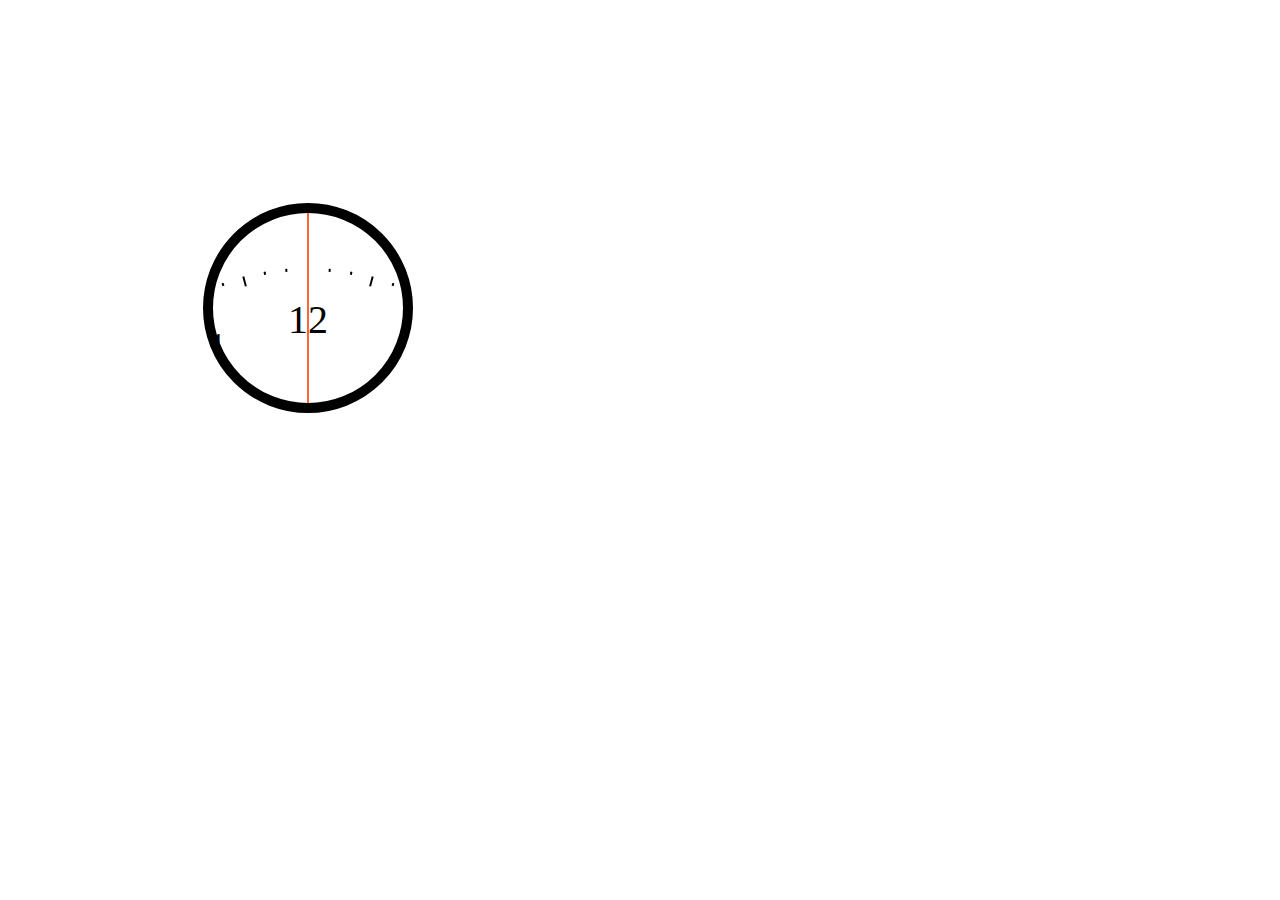
<file: scripts/Snap.svg-0.4.1/Snap.svg-0.4.1/demos/clock/index.html>
<!DOCTYPE html>
<html lang="en">
    <head>
        <meta charset="utf-8">
        <meta name="copyright" content="Copyright © 2013 Adobe Systems Incorporated. All rights reserved.
 
 Licensed under the Apache License, Version 2.0 (the “License”);
 you may not use this file except in compliance with the License.
 You may obtain a copy of the License at
 
 http://www.apache.org/licenses/LICENSE-2.0
 
 Unless required by applicable law or agreed to in writing, software
 distributed under the License is distributed on an “AS IS” BASIS,
 WITHOUT WARRANTIES OR CONDITIONS OF ANY KIND, either express or implied.
 See the License for the specific language governing permissions and
 limitations under the License.">
        <title>Snap</title>
        <style media="screen">
        body {
            background: #fff;
        }
        </style>
        <script src="../../dist/snap.svg-min.js"></script>
        <script>
        window.onload = function () {
            var s = Snap(600, 600);
            var path = "",
                nums = s.text(300, 300, [1, 2, 3, 4, 5, 6, 7, 8, 9, 10, 11, 12]).attr({
                    font: "300 40px Helvetica Neue",
                    textAnchor: "middle"
                });
            for (var i = 0; i < 72; i++) {
                var r = i % 6 ? i % 3 ? 247 : 240 : 230,
                    sin = Math.sin(Snap.rad(5 * i)),
                    cos = Math.cos(Snap.rad(5 * i));
                path += "M" + [300 + 250 * cos, 300 + 250 * sin] + "L" + [300 + r * cos, 300 + r * sin];
                if (!(i % 6)) {
                    nums.select("tspan:nth-child(" + (i / 6 + 1) + ")").attr({
                        x: 300 + 200 * Math.cos(Snap.rad(5 * i - 60)),
                        y: 300 + 200 * Math.sin(Snap.rad(5 * i - 60)) + 15,
                    });
                }
            }
            var table = s.g(nums, s.path(path).attr({
                fill: "none",
                stroke: "#000",
                strokeWidth: 2
            })).attr({
                transform: "t0,210"
            });
            s.g(table).attr({
                clip: s.circle(300, 300, 100)
            });
            var hand = s.line(300, 200, 300, 400).attr({
                fill: "none",
                stroke: "#f63",
                strokeWidth: 2
            });
            s.circle(300, 300, 100).attr({
                stroke: "#000",
                strokeWidth: 10,
                fillOpacity: 0
            }).click(function () {
                Snap.animate(0, 360, function (val) {
                    table.transform("t" +
                    [
                        210 * Math.cos(Snap.rad(val + 90)), 
                        210 * Math.sin(Snap.rad(val + 90))
                    ]);
                    hand.transform("r" + [val, 300, 300]);
                }, 12000);
            });
            
        };
        </script>
    </head>
    <body>
    </body>
</html>
</file>
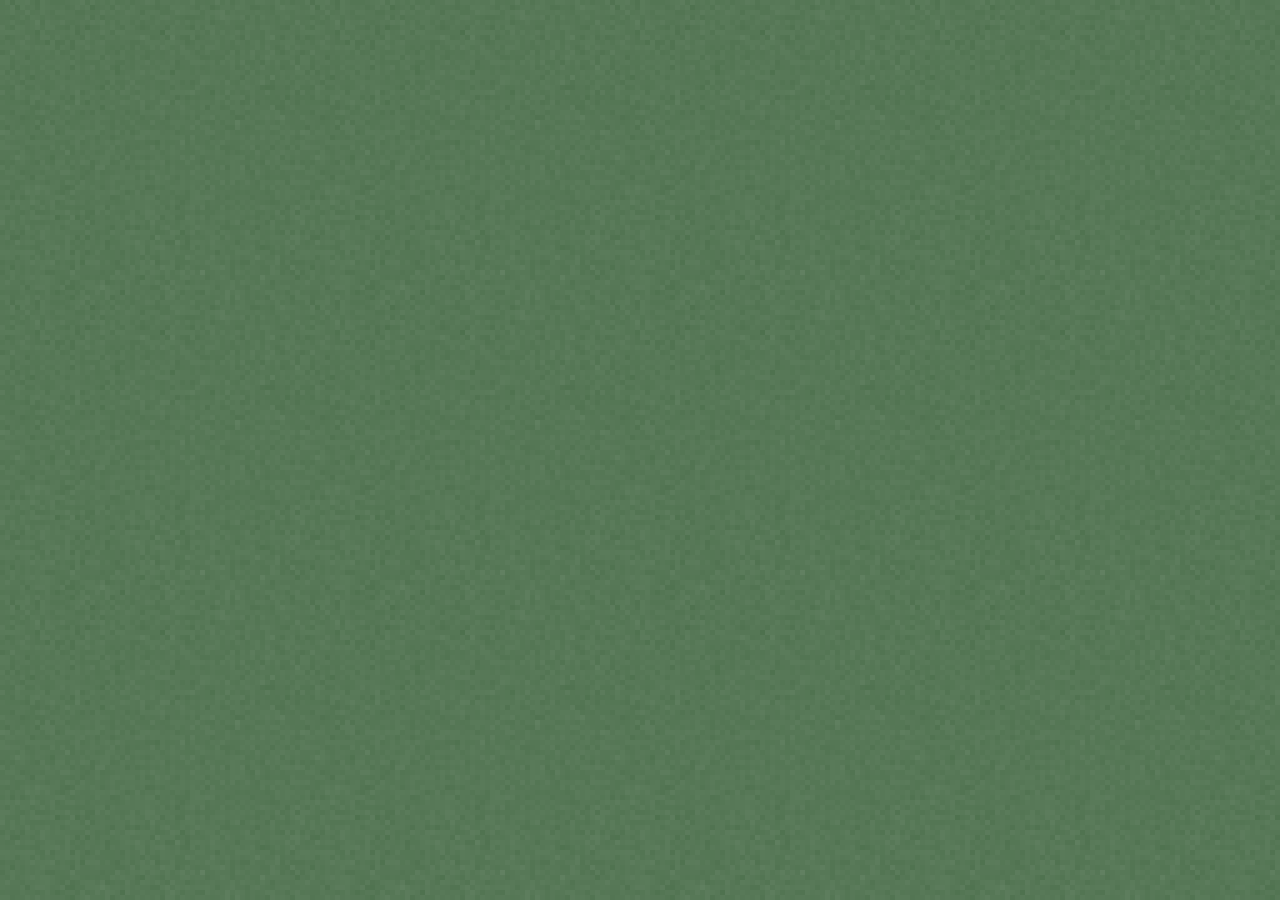
<file: scripts/Snap.svg-0.4.1/Snap.svg-0.4.1/demos/pattern/index.html>
<!DOCTYPE html>
<html lang="en">
    <head>
        <meta charset="utf-8">
        <meta name="copyright" content="Copyright © 2013 Adobe Systems Incorporated. All rights reserved.
 
 Licensed under the Apache License, Version 2.0 (the “License”);
 you may not use this file except in compliance with the License.
 You may obtain a copy of the License at
 
 http://www.apache.org/licenses/LICENSE-2.0
 
 Unless required by applicable law or agreed to in writing, software
 distributed under the License is distributed on an “AS IS” BASIS,
 WITHOUT WARRANTIES OR CONDITIONS OF ANY KIND, either express or implied.
 See the License for the specific language governing permissions and
 limitations under the License.">
        <title>Snap</title>
        <style media="screen">
        body {
            background: #030 url("bg.png");
        }
        </style>
        <script src="../../dist/snap.svg-min.js"></script>
        <script>
        window.onload = function () {
            1
            var s = Snap("100%", 600);
            
            // 2
            // var c = s.circle(100, 100, 50);
            // 
            // 3
            // c.attr({
            //     fill: "#bada55",
            //     stroke: "#000",
            //     "stroke-width": 5
            // });
            // 
            // 4
            // var c2 = s.circle(70, 100, 40);
            // var g = s.group(c2, s.circle(130, 100, 40));
            // g.attr({
            //     fill: "#fff"
            // });
            // 
            // 5
            // c.attr({
            //     mask: g
            // });
            // 
            // 6
            // c2.animate({r: 25}, 1000);
            // 
            // 7
            // g.select("circle:nth-child(2)").animate({r: 25}, 1000);
            // 
            // 8
            // var p = s.path("M10-5-10,15M15,0,0,15M0-5-20,15").attr({
            //         fill: "none",
            //         stroke: "#bada55",
            //         strokeWidth: 5
            //     }).pattern(0, 0, 10, 10);
            // c.attr({
            //     fill: p
            // });
            // 
            // 9
            // g.attr({
            //     fill: Snap(document.getElementById("pattern"))
            // });
            // 
            // 10
            // g.attr({fill: "r()#fff-#000"});
            // 
            // 11
            // g.attr({fill: "R(100, 100, 50)#fff-#000"});
            // 
            // 12
            // p.select("path").animate({stroke: "#f00"}, 1000);
            // 
            // 13
            // Snap.load("demo-card.svg", function (f) {
            //     f.select("path[fill='#D40000']").attr({fill: "#bada55"});
            //     g = s.group(f.selectAll("path"));
            //     s.append(g);
            // 
            //     14
            //     g.attr({
            //         transform: "r45t100,0s.5"
            //     });
            //                 
            //     15
            //     console.log(g.attr("transform"));
            //                 
            //     16
            //     g.drag();
            // });
            // 
            // 17
            // s.text(200, 100, "Snap.SVG");
            // 
            // 18
            // var t = s.text(200, 120, ["S","n","a","p",".","S","V","G"]);
            // t.selectAll("tspan:nth-child(odd)").attr({
            //     fill: "#900",
            //     "font-size": "20px"
            // });
        };
        </script>
    </head>
    <body>
        <svg width="0" height="0">
            <pattern id="pattern" patternUnits="userSpaceOnUse" x="0" y="0" width="10" height="10" viewBox="0 0 10 10">
                <path d="M-5,0,10,15M0-5,15,10" stroke="white" stroke-width="5"/>
            </pattern>
        </svg>
    </body>
</html>
</file>
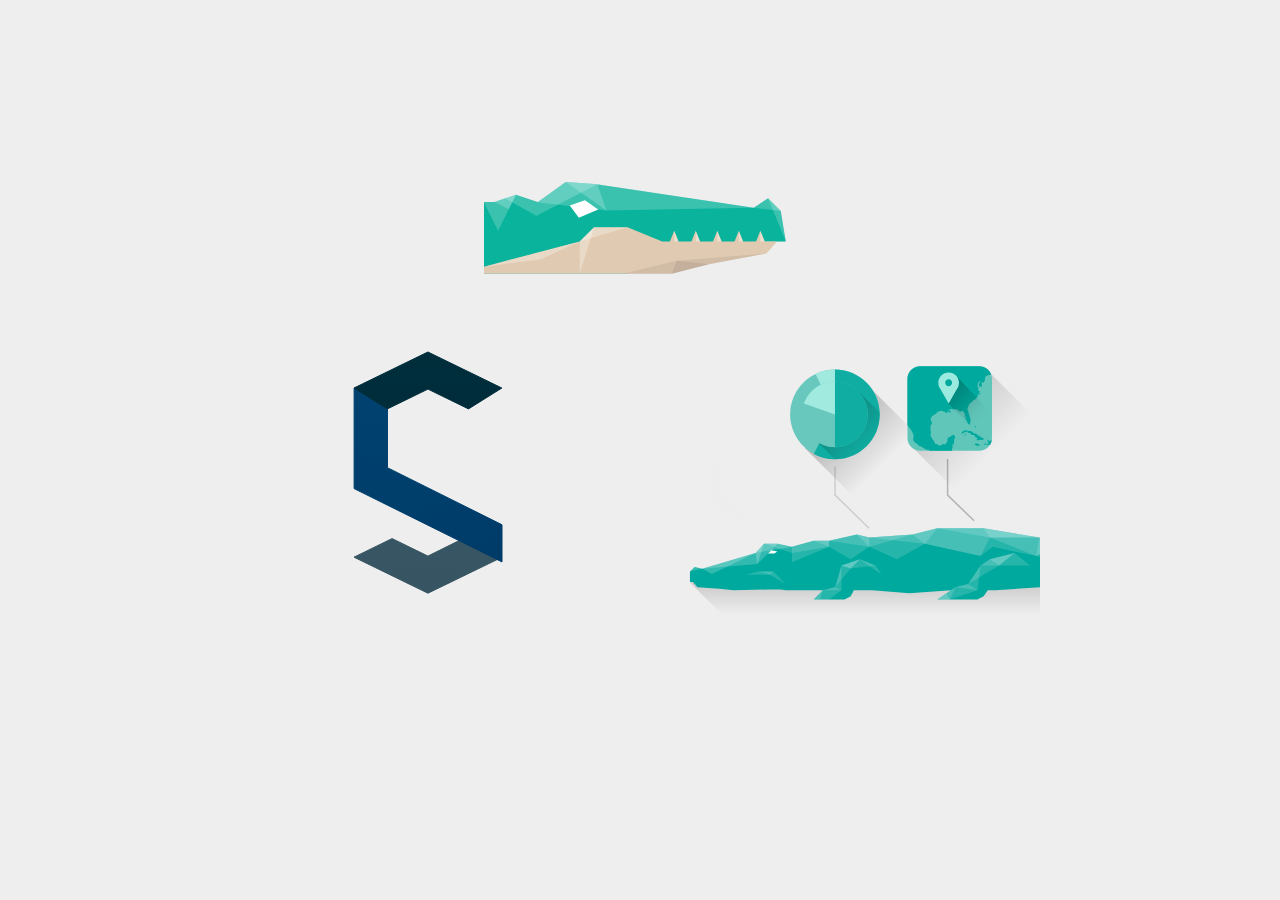
<file: scripts/Snap.svg-0.4.1/Snap.svg-0.4.1/demos/snap-mascot/index.html>
<!DOCTYPE html>
<html lang="en">
    <head>
        <meta charset="utf-8">
        <meta name="copyright" content="Copyright © 2013 Adobe Systems Incorporated. All rights reserved.
 
 Licensed under the Apache License, Version 2.0 (the “License”);
 you may not use this file except in compliance with the License.
 You may obtain a copy of the License at
 
 http://www.apache.org/licenses/LICENSE-2.0
 
 Unless required by applicable law or agreed to in writing, software
 distributed under the License is distributed on an “AS IS” BASIS,
 WITHOUT WARRANTIES OR CONDITIONS OF ANY KIND, either express or implied.
 See the License for the specific language governing permissions and
 limitations under the License.">
        <title>Snap</title>
        <link rel="stylesheet" href="style.css">
    </head>
    <body>
        <iframe src="crocodile-1.html" ></iframe>
        <br>
        <iframe src="snap-logo.html" ></iframe>
        <iframe src="crocodile-2.html" ></iframe>
    </body>
</html>
</file>
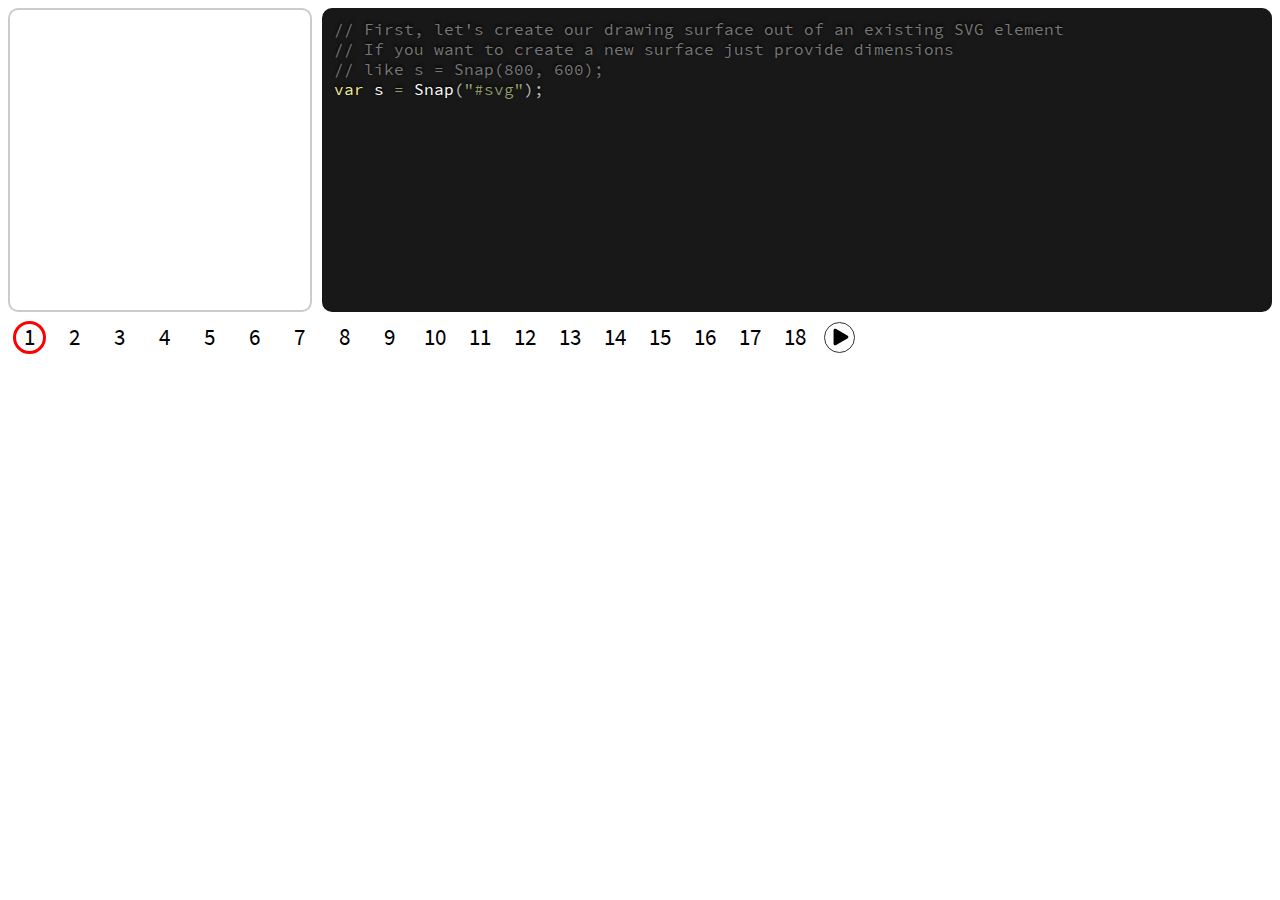
<file: scripts/Snap.svg-0.4.1/Snap.svg-0.4.1/demos/tutorial/index.html>
<!DOCTYPE html>
<html lang="en">
    <head>
        <meta charset="utf-8">
        <title>Tutorial</title>
        <link rel="stylesheet" href="../../doc/fonts/stylesheet.css">
        <link rel="stylesheet" href="../../doc/css/prism.css">
        <style media="screen">
            pre.code {
                -moz-border-radius: 10px;
                -webkit-border-radius: 10px;
                border-radius: 10px;
                padding: 10px;
                height: 280px;
                overflow: auto;
                background: #181818;
                border: solid 2px #181818;
            }
            #codelines {
                display: none;
            }
            #svg {
                -moz-border-radius: 10px;
                -webkit-border-radius: 10px;
                border-radius: 10px;
                border: solid 2px #ccc;
                width: 300px;
                height: 300px;
                float: left;
                margin-right: 10px;
                font: 1em source-sans-pro, Source Sans Pro, Helvetica, sans-serif;
            }
        </style>
        <script src="../../dist/snap.svg-min.js"></script>
        <script src="../../doc/js/prism.js"></script>
        <script>
        var S;
        window.onload = function () {
            var s = Snap(850, 35);
            function chooser(s, count) {
                var loop = "M35,65a30,30,0,0,0,0-60a30,30,0,0,0,0,60",
                    line = "M35,65a30,30,0,0,0,0-60a30,30,0,0,0,0,60c30,0,60-60,90-60a30,30,0,0,1,0,60a30,30,0,0,1,0-60",
                    l1 = Snap.path.getTotalLength(loop),
                    l2 = Snap.path.getTotalLength(line),
                    cur = 1,
                    p = s.path({
                        path: loop,
                        fill: "none",
                        stroke: "#f00",
                        strokeWidth: 6,
                        strokeLinecap: "round"
                    });
                for (var i = 1; i <= count; i++) {
                    s.text(90 * i - 55, 49, i).attr({
                        font: "45px source-sans-pro, Source Sans Pro, Helvetica, sans-serif",
                        textAnchor: "middle"
                    });
                    (function (i) {
                        s.circle(90 * i - 55, 35, 40).attr({
                            opacity: 0
                        }).click(eve.f("tut.click", i - 1));
                    }(i));
                }
                s.path("M11.166,23.963L22.359,17.5c1.43-0.824,1.43-2.175,0-3L11.166,8.037c-1.429-0.826-2.598-0.15-2.598,1.5v12.926C8.568,24.113,9.737,24.789,11.166,23.963z").transform("t" + (90 * (count + 1) - 68) + ",18s2");
                var but = s.circle(90 * (count + 1) - 55, 35, 30).attr({
                    fillOpacity: 0,
                    stroke: "#333",
                    strokeWidth: 2
                });
                eve.on("tut.click", function (I) {
                    p.attr({
                        path: loop,
                        transform: "t" + (90 * I) + ",0"
                    });
                    cur = I + 1;
                });
                function frameHandler(frame) {
                    function anim() {
                        cur++;
                        if (cur > count) {
                            return;
                        }
                        if (typeof frame == "function") {
                            frame(cur);
                        }
                        Snap.animate(0, l2 - l1, function (val) {
                            p.attr({
                                path: Snap.path.getSubpath(line, val, val + l1)
                            });
                        }, 500, function () {
                            p.attr({
                                path: loop,
                                transform: p.transform() + "t90,0"
                            });
                        });
                    }
                    if (typeof frame == "function") {
                        but.click(anim);
                    } else {
                        anim();
                    }
                }
                return frameHandler;
            }
            var g = s.g();
            g.attr({
                transform: "s.5,.5,0,0"
            });
            var str = "",
                code = document.getElementById("code");
            var domcodelines = document.querySelectorAll("#codelines li"),
                codelines = [],
                replacers = {},
                lines = [],
                callback = function (i) {
                    lines = [];
                    for (var j = 1; j <= i; j++) {
                        replacers[j - 1] && lines.pop();
                        lines.push(codelines[j - 1]);
                    }
                    Snap("#svg").clear();
                    str = lines.join("\n");
                    eval(str);
                    code.innerHTML = Prism.highlight(str, Prism.languages.javascript);
                    code.parentNode.scrollTop = code.parentNode.scrollTopMax || 1e9;
                };
            for (var i = 0, ii = domcodelines.length; i < ii; i++) {
                codelines[i] = domcodelines[i].innerHTML;
                if (domcodelines[i].className == "replace") {
                    replacers[i] = true;
                }
            }
            callback(1);
            chooser(g, codelines.length)(callback);
            eve.on("tut.click", function (I) {
                callback(I + 1);
            });
        };
        </script>
    </head>
    <body>
        <ol id="codelines">
<li>// First, let's create our drawing surface out of an existing SVG element
// If you want to create a new surface just provide dimensions
// like s = Snap(800, 600);
var s = Snap("#svg");</li>
<li>// Let's create a big circle in the middle:
var bigCircle = s.circle(150, 150, 100);
// By default it is black, let's change its attributes</li>
<li>bigCircle.attr({
    fill: "#bada55",
    stroke: "#000",
    strokeWidth: 5
});</li>
<li>// Now let's create another small circle:
var smallCircle = s.circle(100, 150, 70);</li>
<li>// Let's put this small circle and another one into a group:
var discs = s.group(smallCircle, s.circle(200, 150, 70));</li>
<li>// Now we can change attributes for the whole group
discs.attr({
    fill: "#fff"
});</li>
<li>// Now more interesting stuff
// Let's assign this group as a mask for our big circle
bigCircle.attr({
    mask: discs
});</li>
<li>// Despite our small circle being part of a group
// and part of a mask we can still access it:
smallCircle.animate({r: 50}, 1000);</li>
<li>// We don’t have a reference for second small circle,
// but we can easily grab it with CSS selectors:
discs.select("circle:nth-child(2)").animate({r: 50}, 1000);</li>
<li>// Now let's create pattern
var p = s.path("M10-5-10,15M15,0,0,15M0-5-20,15").attr({
        fill: "none",
        stroke: "#bada55",
        strokeWidth: 5
    });
// To create a pattern,
// just specify dimensions in the pattern method:
p = p.pattern(0, 0, 10, 10);
// Then use it as a fill on the big circle
bigCircle.attr({
    fill: p
});</li>
<li>// We can also grab a pattern from an SVG
// already embedded into our page
discs.attr({
    fill: Snap("#pattern")
});</li>
<li>// Let's change the fill of the circles to gradient
// This string means relative radial gradient
// from white to black
discs.attr({fill: "r()#fff-#000"});
// Note that we have two gradients, one for each circle</li>
<li>// If we want them to share one gradient,
// we need to use an absolute gradient with capital R
discs.attr({fill: "R(150, 150, 100)#fff-#000"});</li>
<li>// Of course we can animate color as well
p.select("path").animate({stroke: "#f00"}, 1000);</li>
<li>// Now let's load an external SVG file:
Snap.load("mascot.svg", function (f) {
    // Note that we traverse and change attr before the SVG
    // is even added to the page
    f.select("polygon[fill='#09B39C']").attr({fill: "#bada55"});
    g = f.select("g");
    s.append(g);
    // Making croc draggable. Go ahead drag it around!
    g.drag();
    // Obviously drag could take event handlers too
    // Looks like our croc is made from more than one polygon...
});</li>
<li class="replace">// Now let's load an external SVG file:
Snap.load("mascot.svg", function (f) {
    // Note that we traverse and change attr before SVG
    // is even added to the page
    f.selectAll("polygon[fill='#09B39C']").attr({fill: "#bada55"});
    g = f.select("g");
    s.append(g);
    // Making croc draggable. Go ahead drag it around!
    g.drag();
    // Obviously drag could take event handlers too
    // That’s better! selectAll for the rescue.
});</li>
<li>// Writing text is as simple as:
s.text(200, 100, "Snap.svg");</li>
<li>// Provide an array of strings (or arrays), to generate tspans
var t = s.text(200, 120, ["Snap", ".", "svg"]);
t.selectAll("tspan:nth-child(3)").attr({
    fill: "#900",
    "font-size": "20px"
});</li>
        </ol>
        <svg id="svg"></svg>
        <pre class="javascript code"><code data-language="javascript" class="language-javascript" id="code"></code></pre>
        <svg width="0" height="0">
            <pattern id="pattern" patternUnits="userSpaceOnUse" x="0" y="0" width="10" height="10" viewBox="0 0 10 10">
                <path d="M-5,0,10,15M0-5,15,10" stroke="white" stroke-width="5"/>
            </pattern>
        </svg>
    </body>
</html>
</file>
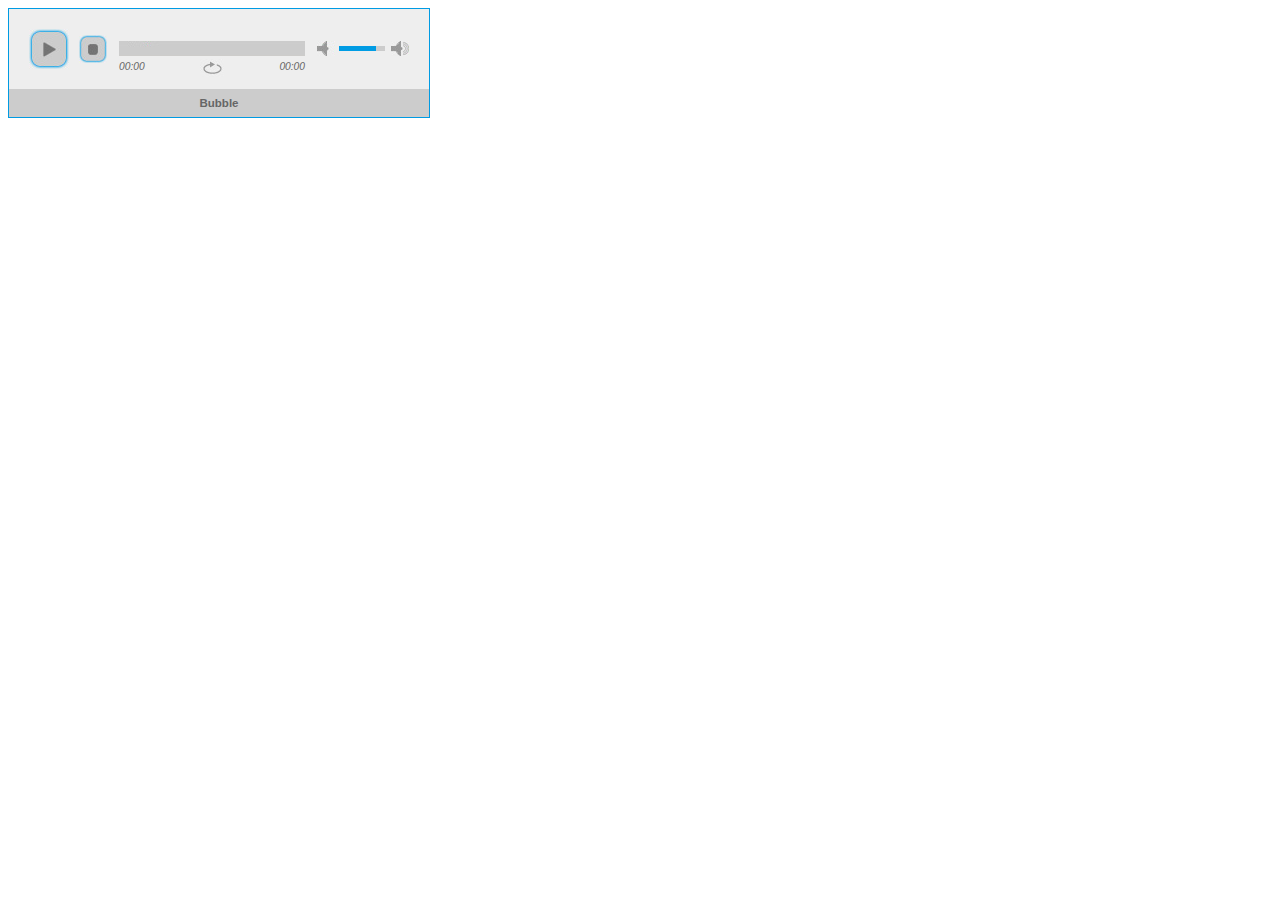
<file: scripts/jPlayer-2.9.2/examples/blue.monday/demo-01-android.html>
<!DOCTYPE html>
<html>
<head>
<meta charset="utf-8" />
<!-- Website Design By: www.happyworm.com -->
<title>Demo : jPlayer Android Fix</title>
<meta http-equiv="Content-Type" content="text/html; charset=iso-8859-1" />
<link href="../../dist/skin/blue.monday/css/jplayer.blue.monday.min.css" rel="stylesheet" type="text/css" />
<script type="text/javascript" src="../../lib/jquery.min.js"></script>
<script type="text/javascript" src="../../dist/jplayer/jquery.jplayer.min.js"></script>
<script type="text/javascript">
//<![CDATA[

// TMP For testing on standard browsers.
// $.jPlayer.platform.android = true;

var jPlayerAndroidFix = (function($) {
	var fix = function(id, media, options) {
		this.playFix = false;
		this.init(id, media, options);
	};
	fix.prototype = {
		init: function(id, media, options) {
			var self = this;

			// Store the params
			this.id = id;
			this.media = media;
			this.options = options;

			// Make a jQuery selector of the id, for use by the jPlayer instance.
			this.player = $(this.id);

			// Make the ready event to set the media to initiate.
			this.player.bind($.jPlayer.event.ready, function(event) {
				// Use this fix's setMedia() method.
				self.setMedia(self.media);
			});

			// Apply Android fixes
			if($.jPlayer.platform.android) {

				// Fix playing new media immediately after setMedia.
				this.player.bind($.jPlayer.event.progress, function(event) {
					if(self.playFixRequired) {
						self.playFixRequired = false;

						// Enable the contols again
						// self.player.jPlayer('option', 'cssSelectorAncestor', self.cssSelectorAncestor);

						// Play if required, otherwise it will wait for the normal GUI input.
						if(self.playFix) {
							self.playFix = false;
							$(this).jPlayer("play");
						}
					}
				});
				// Fix missing ended events.
				this.player.bind($.jPlayer.event.ended, function(event) {
					if(self.endedFix) {
						self.endedFix = false;
						setTimeout(function() {
							self.setMedia(self.media);
						},0);
						// what if it was looping?
					}
				});
				this.player.bind($.jPlayer.event.pause, function(event) {
					if(self.endedFix) {
						var remaining = event.jPlayer.status.duration - event.jPlayer.status.currentTime;
						if(event.jPlayer.status.currentTime === 0 || remaining < 1) {
							// Trigger the ended event from inside jplayer instance.
							setTimeout(function() {
								self.jPlayer._trigger($.jPlayer.event.ended);
							},0);
						}
					}
				});
			}

			// Instance jPlayer
			this.player.jPlayer(this.options);

			// Store a local copy of the jPlayer instance's object
			this.jPlayer = this.player.data('jPlayer');

			// Store the real cssSelectorAncestor being used.
			this.cssSelectorAncestor = this.player.jPlayer('option', 'cssSelectorAncestor');

			// Apply Android fixes
			this.resetAndroid();

			return this;
		},
		setMedia: function(media) {
			this.media = media;

			// Apply Android fixes
			this.resetAndroid();

			// Set the media
			this.player.jPlayer("setMedia", this.media);
			return this;
		},
		play: function() {
			// Apply Android fixes
			if($.jPlayer.platform.android && this.playFixRequired) {
				// Apply Android play fix, if it is required.
				this.playFix = true;
			} else {
				// Other browsers play it, as does Android if the fix is no longer required.
				this.player.jPlayer("play");
			}
		},
		resetAndroid: function() {
			// Apply Android fixes
			if($.jPlayer.platform.android) {
				this.playFix = false;
				this.playFixRequired = true;
				this.endedFix = true;
				// Disable the controls
				// this.player.jPlayer('option', 'cssSelectorAncestor', '#NeverFoundDisabled');
			}
		}
	};
	return fix;
})(jQuery);

$(document).ready(function() {

	var id = "#jquery_jplayer_1";

	var bubble = {
		title:"Bubble",
		mp3:"http://www.jplayer.org/audio/mp3/Miaow-07-Bubble.mp3",
		oga:"http://www.jplayer.org/audio/ogg/Miaow-07-Bubble.ogg"
	};
	var lismore = {
		title:"Lismore",
		mp3:"http://www.jplayer.org/audio/mp3/Miaow-04-Lismore.mp3",
		oga:"http://www.jplayer.org/audio/ogg/Miaow-04-Lismore.ogg"
	};

	var options = {
		swfPath: "../../dist/jplayer",
		supplied: "mp3,oga",
		wmode: "window",
		useStateClassSkin: true,
		autoBlur: false,
		smoothPlayBar: true,
		keyEnabled: true,
		remainingDuration: true,
		toggleDuration: true
	};

	var myAndroidFix = new jPlayerAndroidFix(id, bubble, options);

	$('#setMedia-Bubble').click(function() {
		myAndroidFix.setMedia(bubble);
	});
	$('#setMedia-Bubble-play').click(function() {
		myAndroidFix.setMedia(bubble).play();
	});

	$('#setMedia-Lismore').click(function() {
		myAndroidFix.setMedia(lismore);
	});
	$('#setMedia-Lismore-play').click(function() {
		myAndroidFix.setMedia(lismore).play();
	});

});
//]]>
</script>
</head>
<body>
<div id="jquery_jplayer_1" class="jp-jplayer"></div>
<div id="jp_container_1" class="jp-audio" role="application" aria-label="media player">
	<div class="jp-type-single">
		<div class="jp-gui jp-interface">
			<div class="jp-controls">
				<button class="jp-play" role="button" tabindex="0">play</button>
				<button class="jp-stop" role="button" tabindex="0">stop</button>
			</div>
			<div class="jp-progress">
				<div class="jp-seek-bar">
					<div class="jp-play-bar"></div>
				</div>
			</div>
			<div class="jp-volume-controls">
				<button class="jp-mute" role="button" tabindex="0">mute</button>
				<button class="jp-volume-max" role="button" tabindex="0">max volume</button>
				<div class="jp-volume-bar">
					<div class="jp-volume-bar-value"></div>
				</div>
			</div>
			<div class="jp-time-holder">
				<div class="jp-current-time" role="timer" aria-label="time">&nbsp;</div>
				<div class="jp-duration" role="timer" aria-label="duration">&nbsp;</div>
				<div class="jp-toggles">
					<button class="jp-repeat" role="button" tabindex="0">repeat</button>
				</div>
			</div>
		</div>
		<div class="jp-details">
			<div class="jp-title" aria-label="title">&nbsp;</div>
		</div>
		<div class="jp-no-solution">
			<span>Update Required</span>
			To play the media you will need to either update your browser to a recent version or update your <a href="http://get.adobe.com/flashplayer/" target="_blank">Flash plugin</a>.
		</div>
	</div>
</div>
</body>

</html>
</file>
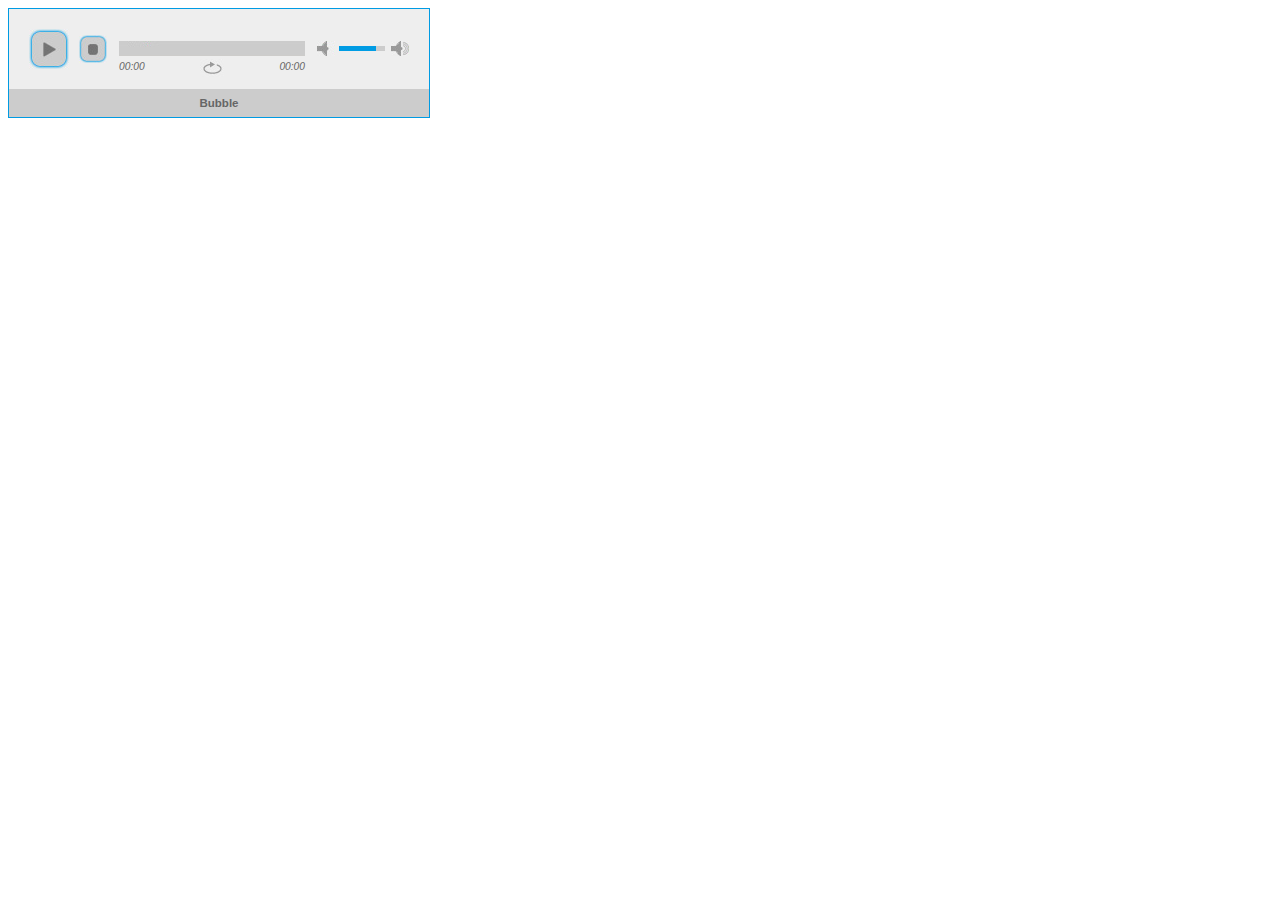
<file: scripts/jPlayer-2.9.2/examples/blue.monday/demo-01-solution-flash-html.html>
<!DOCTYPE html>
<html>
<head>
<meta charset="utf-8" />
<!-- Website Design By: www.happyworm.com -->
<title>Demo : jPlayer as an audio player</title>
<meta http-equiv="Content-Type" content="text/html; charset=iso-8859-1" />
<link href="../../dist/skin/blue.monday/css/jplayer.blue.monday.min.css" rel="stylesheet" type="text/css" />
<script type="text/javascript" src="../../lib/jquery.min.js"></script>
<script type="text/javascript" src="../../dist/jplayer/jquery.jplayer.min.js"></script>
<script type="text/javascript">
//<![CDATA[
$(document).ready(function(){

	$("#jquery_jplayer_1").jPlayer({
		ready: function () {
			$(this).jPlayer("setMedia", {
				title: "Bubble",
				m4a: "http://jplayer.org/audio/m4a/Miaow-07-Bubble.m4a",
				oga: "http://jplayer.org/audio/ogg/Miaow-07-Bubble.ogg"
			});
		},
		swfPath: "../../dist/jplayer",
		solution: "flash, html",
		supplied: "m4a, oga",
		wmode: "window",
		useStateClassSkin: true,
		autoBlur: false,
		smoothPlayBar: true,
		keyEnabled: true,
		remainingDuration: true,
		toggleDuration: true
	});
});
//]]>
</script>
</head>
<body>
<div id="jquery_jplayer_1" class="jp-jplayer"></div>
<div id="jp_container_1" class="jp-audio" role="application" aria-label="media player">
	<div class="jp-type-single">
		<div class="jp-gui jp-interface">
			<div class="jp-controls">
				<button class="jp-play" role="button" tabindex="0">play</button>
				<button class="jp-stop" role="button" tabindex="0">stop</button>
			</div>
			<div class="jp-progress">
				<div class="jp-seek-bar">
					<div class="jp-play-bar"></div>
				</div>
			</div>
			<div class="jp-volume-controls">
				<button class="jp-mute" role="button" tabindex="0">mute</button>
				<button class="jp-volume-max" role="button" tabindex="0">max volume</button>
				<div class="jp-volume-bar">
					<div class="jp-volume-bar-value"></div>
				</div>
			</div>
			<div class="jp-time-holder">
				<div class="jp-current-time" role="timer" aria-label="time">&nbsp;</div>
				<div class="jp-duration" role="timer" aria-label="duration">&nbsp;</div>
				<div class="jp-toggles">
					<button class="jp-repeat" role="button" tabindex="0">repeat</button>
				</div>
			</div>
		</div>
		<div class="jp-details">
			<div class="jp-title" aria-label="title">&nbsp;</div>
		</div>
		<div class="jp-no-solution">
			<span>Update Required</span>
			To play the media you will need to either update your browser to a recent version or update your <a href="http://get.adobe.com/flashplayer/" target="_blank">Flash plugin</a>.
		</div>
	</div>
</div>
</body>

</html>
</file>
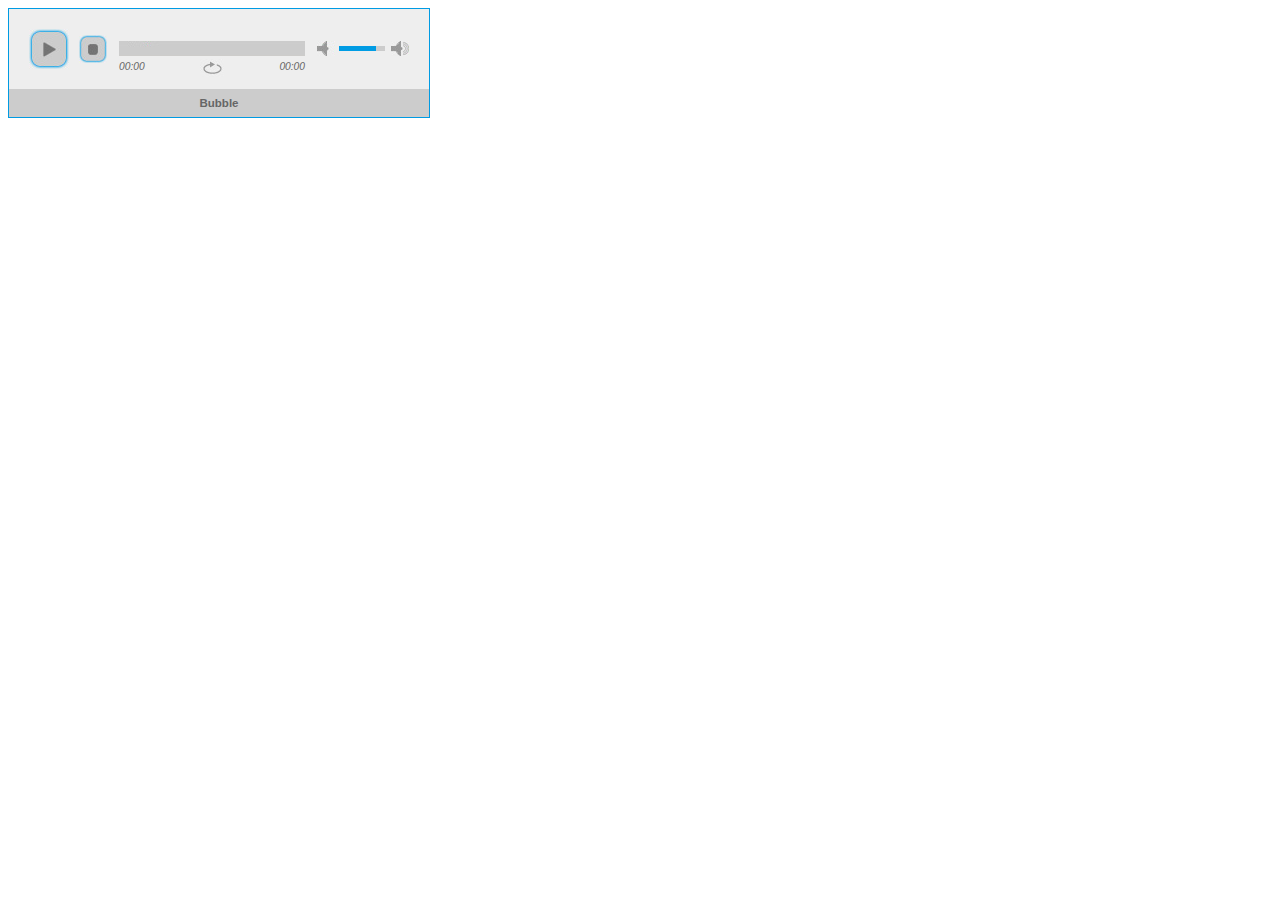
<file: scripts/jPlayer-2.9.2/examples/blue.monday/demo-01-supplied-mp3.html>
<!DOCTYPE html>
<html>
<head>
<meta charset="utf-8" />
<!-- Website Design By: www.happyworm.com -->
<title>Demo : jPlayer as an audio player</title>
<meta http-equiv="Content-Type" content="text/html; charset=iso-8859-1" />
<link href="../../dist/skin/blue.monday/css/jplayer.blue.monday.min.css" rel="stylesheet" type="text/css" />
<script type="text/javascript" src="../../lib/jquery.min.js"></script>
<script type="text/javascript" src="../../dist/jplayer/jquery.jplayer.min.js"></script>
<script type="text/javascript">
//<![CDATA[
$(document).ready(function(){

	$("#jquery_jplayer_1").jPlayer({
		ready: function () {
			$(this).jPlayer("setMedia", {
				title: "Bubble",
				mp3: "http://jplayer.org/audio/mp3/Miaow-07-Bubble.mp3"
			});
		},
		swfPath: "../../dist/jplayer",
		supplied: "mp3",
		wmode: "window",
		useStateClassSkin: true,
		autoBlur: false,
		smoothPlayBar: true,
		keyEnabled: true,
		remainingDuration: true,
		toggleDuration: true
	});
});
//]]>
</script>
</head>
<body>
<div id="jquery_jplayer_1" class="jp-jplayer"></div>
<div id="jp_container_1" class="jp-audio" role="application" aria-label="media player">
	<div class="jp-type-single">
		<div class="jp-gui jp-interface">
			<div class="jp-controls">
				<button class="jp-play" role="button" tabindex="0">play</button>
				<button class="jp-stop" role="button" tabindex="0">stop</button>
			</div>
			<div class="jp-progress">
				<div class="jp-seek-bar">
					<div class="jp-play-bar"></div>
				</div>
			</div>
			<div class="jp-volume-controls">
				<button class="jp-mute" role="button" tabindex="0">mute</button>
				<button class="jp-volume-max" role="button" tabindex="0">max volume</button>
				<div class="jp-volume-bar">
					<div class="jp-volume-bar-value"></div>
				</div>
			</div>
			<div class="jp-time-holder">
				<div class="jp-current-time" role="timer" aria-label="time">&nbsp;</div>
				<div class="jp-duration" role="timer" aria-label="duration">&nbsp;</div>
				<div class="jp-toggles">
					<button class="jp-repeat" role="button" tabindex="0">repeat</button>
				</div>
			</div>
		</div>
		<div class="jp-details">
			<div class="jp-title" aria-label="title">&nbsp;</div>
		</div>
		<div class="jp-no-solution">
			<span>Update Required</span>
			To play the media you will need to either update your browser to a recent version or update your <a href="http://get.adobe.com/flashplayer/" target="_blank">Flash plugin</a>.
		</div>
	</div>
</div>
</body>

</html>
</file>
<file: scripts/Snap.svg-0.4.1/Snap.svg-0.4.1/demos/snap-mascot/style.css>
html {
    overflow: hidden;
}

body {
    background: #eee;
    text-align: center;
}

svg {
    display: inline-block;
}

iframe {
    display: inline-block;
    border: none;
    height: 300px;
    width: 400px;
    margin: 10px;
}
</file>
<file: scripts/Snap.svg-0.4.1/Snap.svg-0.4.1/doc/fonts/stylesheet.css>
@font-face {
    font-family: 'source-sans-pro';
    src: url('sourcesanspro-light-webfont.eot');
    src: url('sourcesanspro-light-webfont.eot?#iefix') format('embedded-opentype'),
         url('sourcesanspro-light-webfont.woff') format('woff'),
         url('sourcesanspro-light-webfont.ttf') format('truetype'),
         url('sourcesanspro-light-webfont.svg#source_sans_prolight') format('svg');
    font-weight: 300;
    font-style: normal;

}




@font-face {
    font-family: 'source-sans-pro';
    src: url('sourcesanspro-regular-webfont.eot');
    src: url('sourcesanspro-regular-webfont.eot?#iefix') format('embedded-opentype'),
         url('sourcesanspro-regular-webfont.woff') format('woff'),
         url('sourcesanspro-regular-webfont.ttf') format('truetype'),
         url('sourcesanspro-regular-webfont.svg#source_sans_proregular') format('svg');
    font-weight: 400;
    font-style: normal;

}




@font-face {
    font-family: 'source-sans-pro';
    src: url('sourcesanspro-semibold-webfont.eot');
    src: url('sourcesanspro-semibold-webfont.eot?#iefix') format('embedded-opentype'),
         url('sourcesanspro-semibold-webfont.woff') format('woff'),
         url('sourcesanspro-semibold-webfont.ttf') format('truetype'),
         url('sourcesanspro-semibold-webfont.svg#source_sans_prosemibold') format('svg');
    font-weight: 600;
    font-style: normal;

}




@font-face {
    font-family: 'source-code-pro';
    src: url('sourcecodepro-regular-webfont.eot');
    src: url('sourcecodepro-regular-webfont.eot?#iefix') format('embedded-opentype'),
         url('sourcecodepro-regular-webfont.woff') format('woff'),
         url('sourcecodepro-regular-webfont.ttf') format('truetype'),
         url('sourcecodepro-regular-webfont.svg#source_code_proregular') format('svg');
    font-weight: normal;
    font-style: normal;

}
</file>
<file: scripts/Snap.svg-0.4.1/Snap.svg-0.4.1/doc/css/prism.css>
/**
 * prism.js Twilight theme
 * Based (more or less) on the Twilight theme originally of Textmate fame.
 * @author Remy Bach
 */
code[class*="language-"],
pre[class*="language-"] {
	color: white;
	direction: ltr;
	font-family: source-code-pro, Consolas, Monaco, 'Andale Mono', monospace;
	text-align: left;
	text-shadow: 0 -.1em .2em black;
	white-space: pre;
	word-spacing: normal;
	
	-moz-tab-size: 4;
	-o-tab-size: 4;
	tab-size: 4;
	
	-webkit-hyphens: none;
	-moz-hyphens: none;
	-ms-hyphens: none;
	hyphens: none;
}

pre[class*="language-"],
:not(pre) > code[class*="language-"] {
	background:#181818;
}

/* Code blocks */
pre[class*="language-"] {
	margin: .5em 0;
	overflow: auto;
}
pre[class*="language-"]::selection { /* Safari */
	background:hsl(200, 4%, 16%); /* #282A2B */
}
pre[class*="language-"]::selection { /* Firefox */
	background:hsl(200, 4%, 16%); /* #282A2B */
}

/* Inline code */
:not(pre) > code[class*="language-"] {
	border-radius: .3em;
	border: .13em solid hsl(0,0%,33%); /* #545454 */
	box-shadow: 1px 1px .3em -.1em black inset;
	padding: .15em .2em .05em;
}

.token.comment,
.token.prolog,
.token.doctype,
.token.cdata {
	color: hsl(0, 0%, 47%); /* #777777 */
}

.token.punctuation {
	opacity: .7;
}

.namespace {
	opacity: .7;
}

.token.tag,
.token.boolean,
.token.number {
	color: hsl(14, 58%, 55%); /* #CF6A4C */
}

.token.keyword,
.token.property,
.token.selector {
	color:hsl(53, 89%, 79%); /* #F9EE98 */
}
.token.attr-name,
.token.attr-value,
.token.string,
.token.operator,
.token.entity,
.token.url,
.language-css .token.string,
.style .token.string {
	color:hsl(76, 21%, 52%); /* #8F9D6A */
}

.token.atrule {
	color:hsl(218, 22%, 55%); /* #7587A6 */
}

.token.regex,
.token.important {
	color: hsl(42, 75%, 65%); /* #E9C062 */
}

.token.important {
	font-weight: bold;
}

.token.entity {
	cursor: help;
}
pre[data-line] {
	padding: 1em 0 1em 3em;
	position: relative;
}

/* Markup */
.language-markup .token.tag,
.language-markup .token.attr-name,
.language-markup .token.punctuation  {
	color: hsl(33, 33%, 52%); /* #AC885B */
}

/* Text Selection colour */
::selection {
	background: hsla(0,0%,93%,0.15); /* #EDEDED */
}
::-moz-selection {
	background: hsla(0,0%,93%,0.15); /* #EDEDED */
}

/* Make the tokens sit above the line highlight so the colours don't look faded. */
.token {
	position:relative;
	z-index:1;
}
.line-highlight {
	background: -moz-linear-gradient(left, hsla(0, 0%, 33%,.1) 70%, hsla(0, 0%, 33%,0)); /* #545454 */
	background: -o-linear-gradient(left, hsla(0, 0%, 33%,.1) 70%, hsla(0, 0%, 33%,0)); /* #545454 */
	background: -webkit-linear-gradient(left, hsla(0, 0%, 33%,.1) 70%, hsla(0, 0%, 33%,0)); /* #545454 */
	background: hsla(0, 0%, 33%, 0.25); /* #545454 */
	background: linear-gradient(left, hsla(0, 0%, 33%,.1) 70%, hsla(0, 0%, 33%,0)); /* #545454 */
	border-bottom:1px dashed hsl(0, 0%, 33%); /* #545454 */
	border-top:1px dashed hsl(0, 0%, 33%); /* #545454 */
	left: 0;
	line-height: inherit;
	margin-top: 0.75em; /* Same as .prism’s padding-top */
	padding: inherit 0;
	pointer-events: none;
	position: absolute;
	right: 0;
	white-space: pre;
	z-index:0;
}
.line-highlight:before,
.line-highlight[data-end]:after {
	background-color: hsl(215, 15%, 59%); /* #8794A6 */
	border-radius: 999px;
	box-shadow: 0 1px white;
	color: hsl(24, 20%, 95%); /* #F5F2F0 */
	content: attr(data-start);
	font: bold 65%/1.5 sans-serif;
	left: .6em;
	min-width: 1em;
	padding: 0 .5em;
	position: absolute;
	text-align: center;
	text-shadow: none;
	top: .4em;
	vertical-align: .3em;
}
.line-highlight[data-end]:after {
	bottom: .4em;
	content: attr(data-end);
	top: auto;
}
</file>
<file: scripts/jPlayer-2.9.2/dist/skin/blue.monday/css/jplayer.blue.monday.min.css>
/*! Blue Monday Skin for jPlayer 2.9.2 ~ (c) 2009-2014 Happyworm Ltd ~ MIT License */.jp-audio :focus,.jp-audio-stream :focus,.jp-video :focus{outline:0}.jp-audio button::-moz-focus-inner,.jp-audio-stream button::-moz-focus-inner,.jp-video button::-moz-focus-inner{border:0}.jp-audio,.jp-audio-stream,.jp-video{font-size:16px;font-family:Verdana,Arial,sans-serif;line-height:1.6;color:#666;border:1px solid #009be3;background-color:#eee}.jp-audio{width:420px}.jp-audio-stream{width:182px}.jp-video-270p{width:480px}.jp-video-360p{width:640px}.jp-video-full{width:480px;height:270px;position:static!important;position:relative}.jp-video-full div div{z-index:1000}.jp-video-full .jp-jplayer{top:0;left:0;position:fixed!important;position:relative;overflow:hidden}.jp-video-full .jp-gui{position:fixed!important;position:static;top:0;left:0;width:100%;height:100%;z-index:1001}.jp-video-full .jp-interface{position:absolute!important;position:relative;bottom:0;left:0}.jp-interface{position:relative;background-color:#eee;width:100%}.jp-audio .jp-interface,.jp-audio-stream .jp-interface{height:80px}.jp-video .jp-interface{border-top:1px solid #009be3}.jp-controls-holder{clear:both;width:440px;margin:0 auto;position:relative;overflow:hidden;top:-8px}.jp-interface .jp-controls{margin:0;padding:0;overflow:hidden}.jp-audio .jp-controls{width:380px;padding:20px 20px 0}.jp-audio-stream .jp-controls{position:absolute;top:20px;left:20px;width:142px}.jp-video .jp-type-single .jp-controls{width:78px;margin-left:200px}.jp-video .jp-type-playlist .jp-controls{width:134px;margin-left:172px}.jp-video .jp-controls{float:left}.jp-controls button{display:block;float:left;overflow:hidden;text-indent:-9999px;border:none;cursor:pointer}.jp-play{width:40px;height:40px;background:url(../image/jplayer.blue.monday.jpg) no-repeat}.jp-play:focus{background:url(../image/jplayer.blue.monday.jpg) -41px 0 no-repeat}.jp-state-playing .jp-play{background:url(../image/jplayer.blue.monday.jpg) 0 -42px no-repeat}.jp-state-playing .jp-play:focus{background:url(../image/jplayer.blue.monday.jpg) -41px -42px no-repeat}.jp-next,.jp-previous,.jp-stop{width:28px;height:28px;margin-top:6px}.jp-stop{background:url(../image/jplayer.blue.monday.jpg) 0 -83px no-repeat;margin-left:10px}.jp-stop:focus{background:url(../image/jplayer.blue.monday.jpg) -29px -83px no-repeat}.jp-previous{background:url(../image/jplayer.blue.monday.jpg) 0 -112px no-repeat}.jp-previous:focus{background:url(../image/jplayer.blue.monday.jpg) -29px -112px no-repeat}.jp-next{background:url(../image/jplayer.blue.monday.jpg) 0 -141px no-repeat}.jp-next:focus{background:url(../image/jplayer.blue.monday.jpg) -29px -141px no-repeat}.jp-progress{overflow:hidden;background-color:#ddd}.jp-audio .jp-progress{position:absolute;top:32px;height:15px}.jp-audio .jp-type-single .jp-progress{left:110px;width:186px}.jp-audio .jp-type-playlist .jp-progress{left:166px;width:130px}.jp-video .jp-progress{top:0;left:0;width:100%;height:10px}.jp-seek-bar{background:url(../image/jplayer.blue.monday.jpg) 0 -202px repeat-x;width:0;height:100%;cursor:pointer}.jp-play-bar{background:url(../image/jplayer.blue.monday.jpg) 0 -218px repeat-x;width:0;height:100%}.jp-seeking-bg{background:url(../image/jplayer.blue.monday.seeking.gif)}.jp-state-no-volume .jp-volume-controls{display:none}.jp-volume-controls{position:absolute;top:32px;left:308px;width:200px}.jp-audio-stream .jp-volume-controls{left:70px}.jp-video .jp-volume-controls{top:12px;left:50px}.jp-volume-controls button{display:block;position:absolute;overflow:hidden;text-indent:-9999px;border:none;cursor:pointer}.jp-mute,.jp-volume-max{width:18px;height:15px}.jp-volume-max{left:74px}.jp-mute{background:url(../image/jplayer.blue.monday.jpg) 0 -170px no-repeat}.jp-mute:focus{background:url(../image/jplayer.blue.monday.jpg) -19px -170px no-repeat}.jp-state-muted .jp-mute{background:url(../image/jplayer.blue.monday.jpg) -60px -170px no-repeat}.jp-state-muted .jp-mute:focus{background:url(../image/jplayer.blue.monday.jpg) -79px -170px no-repeat}.jp-volume-max{background:url(../image/jplayer.blue.monday.jpg) 0 -186px no-repeat}.jp-volume-max:focus{background:url(../image/jplayer.blue.monday.jpg) -19px -186px no-repeat}.jp-volume-bar{position:absolute;overflow:hidden;background:url(../image/jplayer.blue.monday.jpg) 0 -250px repeat-x;top:5px;left:22px;width:46px;height:5px;cursor:pointer}.jp-volume-bar-value{background:url(../image/jplayer.blue.monday.jpg) 0 -256px repeat-x;width:0;height:5px}.jp-audio .jp-time-holder{position:absolute;top:50px}.jp-audio .jp-type-single .jp-time-holder{left:110px;width:186px}.jp-audio .jp-type-playlist .jp-time-holder{left:166px;width:130px}.jp-current-time,.jp-duration{width:60px;font-size:.64em;font-style:oblique}.jp-current-time{float:left;display:inline;cursor:default}.jp-duration{float:right;display:inline;text-align:right;cursor:pointer}.jp-video .jp-current-time{margin-left:20px}.jp-video .jp-duration{margin-right:20px}.jp-details{font-weight:700;text-align:center;cursor:default}.jp-details,.jp-playlist{width:100%;background-color:#ccc;border-top:1px solid #009be3}.jp-type-playlist .jp-details,.jp-type-single .jp-details{border-top:none}.jp-details .jp-title{margin:0;padding:5px 20px;font-size:.72em;font-weight:700}.jp-playlist ul{list-style-type:none;margin:0;padding:0 20px;font-size:.72em}.jp-playlist li{padding:5px 0 4px 20px;border-bottom:1px solid #eee}.jp-playlist li div{display:inline}div.jp-type-playlist div.jp-playlist li:last-child{padding:5px 0 5px 20px;border-bottom:none}div.jp-type-playlist div.jp-playlist li.jp-playlist-current{list-style-type:square;list-style-position:inside;padding-left:7px}div.jp-type-playlist div.jp-playlist a{color:#333;text-decoration:none}div.jp-type-playlist div.jp-playlist a.jp-playlist-current,div.jp-type-playlist div.jp-playlist a:hover{color:#0d88c1}div.jp-type-playlist div.jp-playlist a.jp-playlist-item-remove{float:right;display:inline;text-align:right;margin-right:10px;font-weight:700;color:#666}div.jp-type-playlist div.jp-playlist a.jp-playlist-item-remove:hover{color:#0d88c1}div.jp-type-playlist div.jp-playlist span.jp-free-media{float:right;display:inline;text-align:right;margin-right:10px}div.jp-type-playlist div.jp-playlist span.jp-free-media a{color:#666}div.jp-type-playlist div.jp-playlist span.jp-free-media a:hover{color:#0d88c1}span.jp-artist{font-size:.8em;color:#666}.jp-video-play{width:100%;overflow:hidden;cursor:pointer;background-color:transparent}.jp-video-270p .jp-video-play{margin-top:-270px;height:270px}.jp-video-360p .jp-video-play{margin-top:-360px;height:360px}.jp-video-full .jp-video-play{height:100%}.jp-video-play-icon{position:relative;display:block;width:112px;height:100px;margin-left:-56px;margin-top:-50px;left:50%;top:50%;background:url(../image/jplayer.blue.monday.video.play.png) no-repeat;text-indent:-9999px;border:none;cursor:pointer}.jp-video-play-icon:focus{background:url(../image/jplayer.blue.monday.video.play.png) 0 -100px no-repeat}.jp-jplayer,.jp-jplayer audio{width:0;height:0}.jp-jplayer{background-color:#000}.jp-toggles{padding:0;margin:0 auto;overflow:hidden}.jp-audio .jp-type-single .jp-toggles{width:25px}.jp-audio .jp-type-playlist .jp-toggles{width:55px;margin:0;position:absolute;left:325px;top:50px}.jp-video .jp-toggles{position:absolute;right:16px;margin:10px 0 0;width:100px}.jp-toggles button{display:block;float:left;width:25px;height:18px;text-indent:-9999px;line-height:100%;border:none;cursor:pointer}.jp-full-screen{background:url(../image/jplayer.blue.monday.jpg) 0 -310px no-repeat;margin-left:20px}.jp-full-screen:focus{background:url(../image/jplayer.blue.monday.jpg) -30px -310px no-repeat}.jp-state-full-screen .jp-full-screen{background:url(../image/jplayer.blue.monday.jpg) -60px -310px no-repeat}.jp-state-full-screen .jp-full-screen:focus{background:url(../image/jplayer.blue.monday.jpg) -90px -310px no-repeat}.jp-repeat{background:url(../image/jplayer.blue.monday.jpg) 0 -290px no-repeat}.jp-repeat:focus{background:url(../image/jplayer.blue.monday.jpg) -30px -290px no-repeat}.jp-state-looped .jp-repeat{background:url(../image/jplayer.blue.monday.jpg) -60px -290px no-repeat}.jp-state-looped .jp-repeat:focus{background:url(../image/jplayer.blue.monday.jpg) -90px -290px no-repeat}.jp-shuffle{background:url(../image/jplayer.blue.monday.jpg) 0 -270px no-repeat;margin-left:5px}.jp-shuffle:focus{background:url(../image/jplayer.blue.monday.jpg) -30px -270px no-repeat}.jp-state-shuffled .jp-shuffle{background:url(../image/jplayer.blue.monday.jpg) -60px -270px no-repeat}.jp-state-shuffled .jp-shuffle:focus{background:url(../image/jplayer.blue.monday.jpg) -90px -270px no-repeat}.jp-no-solution{padding:5px;font-size:.8em;background-color:#eee;border:2px solid #009be3;color:#000;display:none}.jp-no-solution a{color:#000}.jp-no-solution span{font-size:1em;display:block;text-align:center;font-weight:700}
</file>
